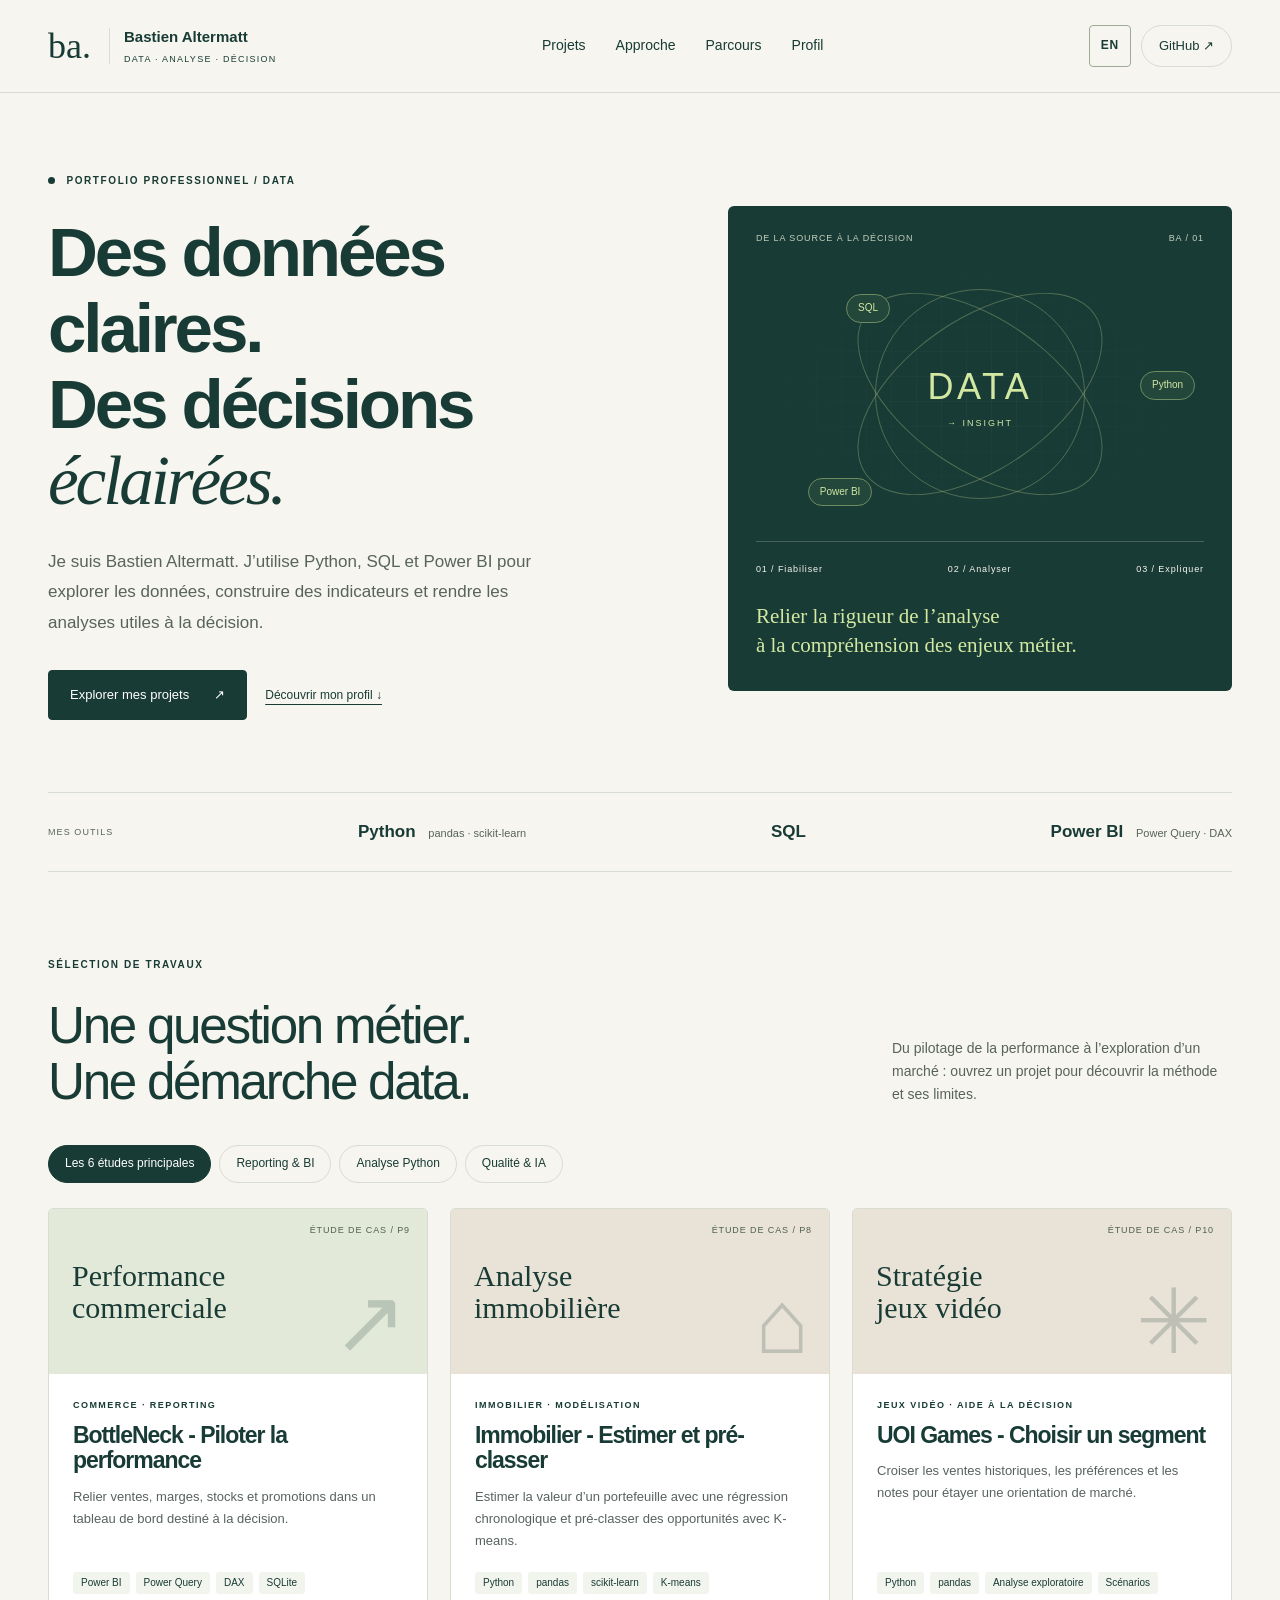
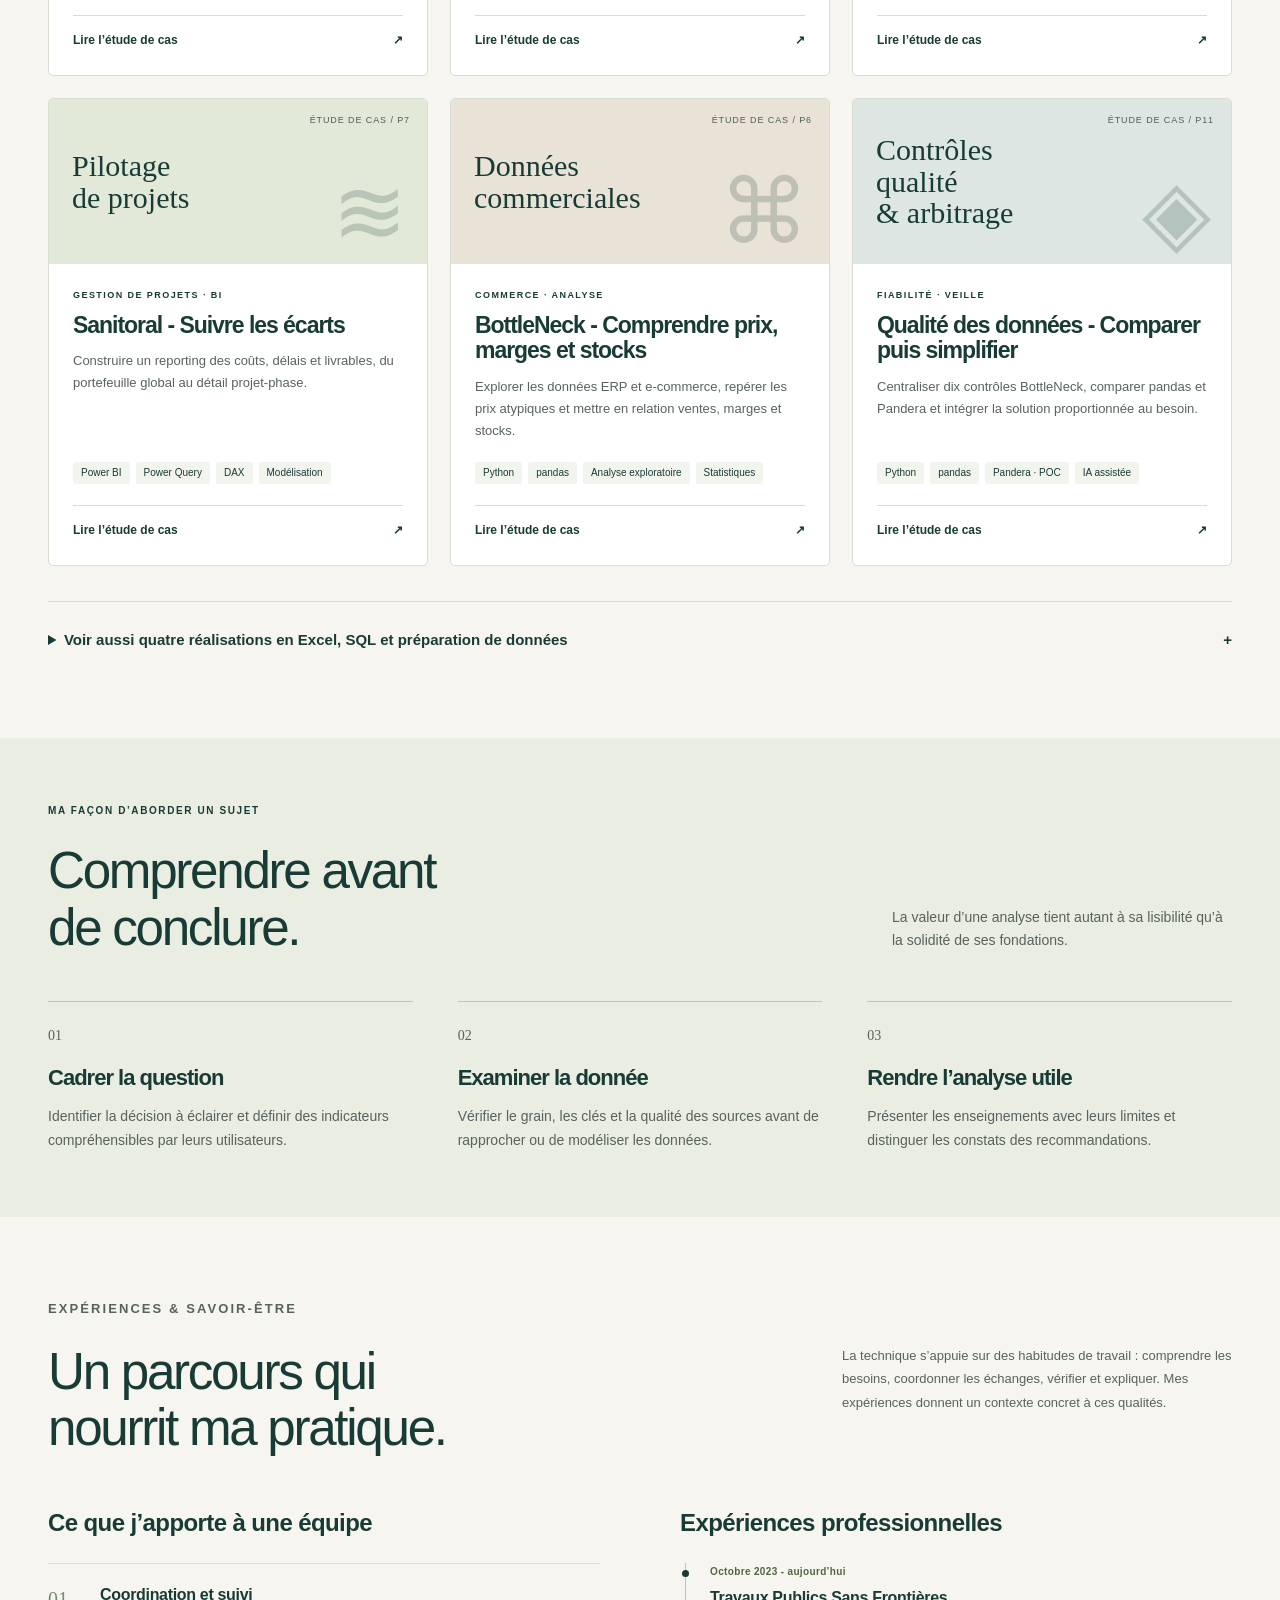
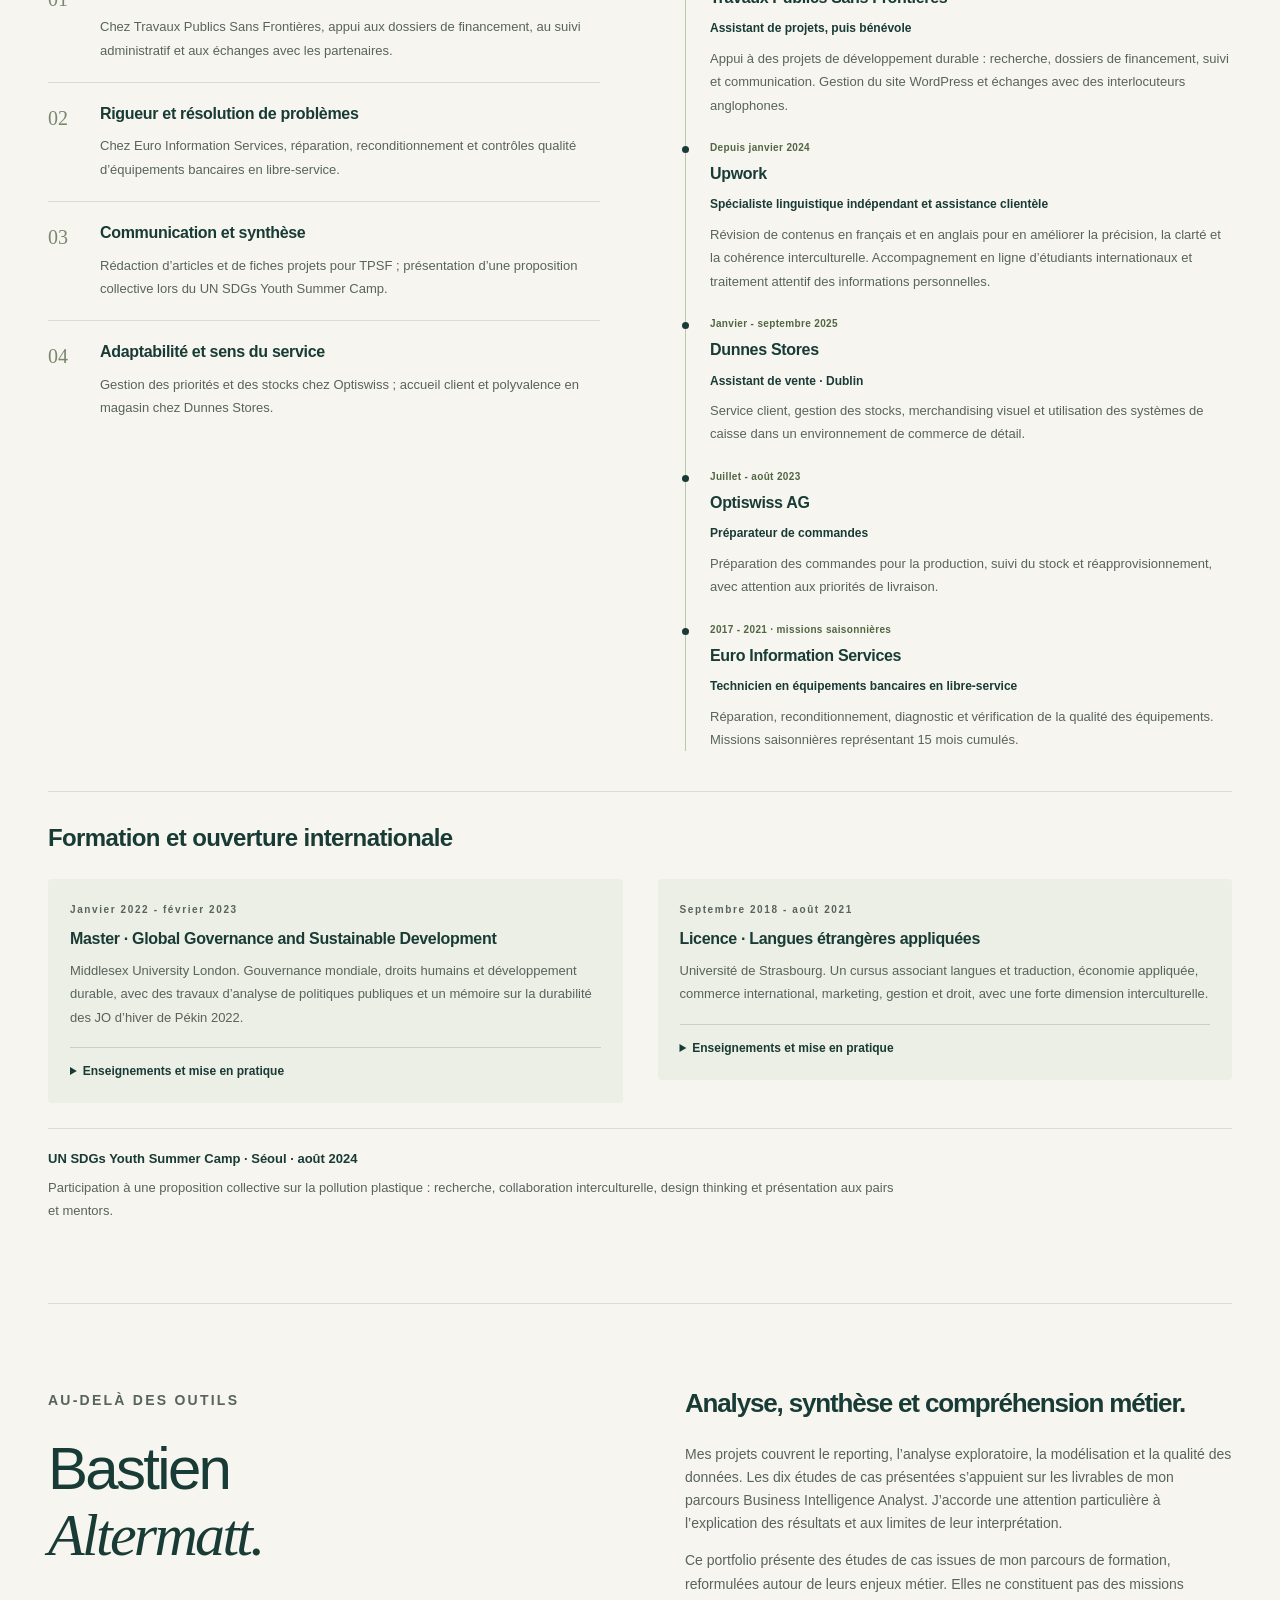
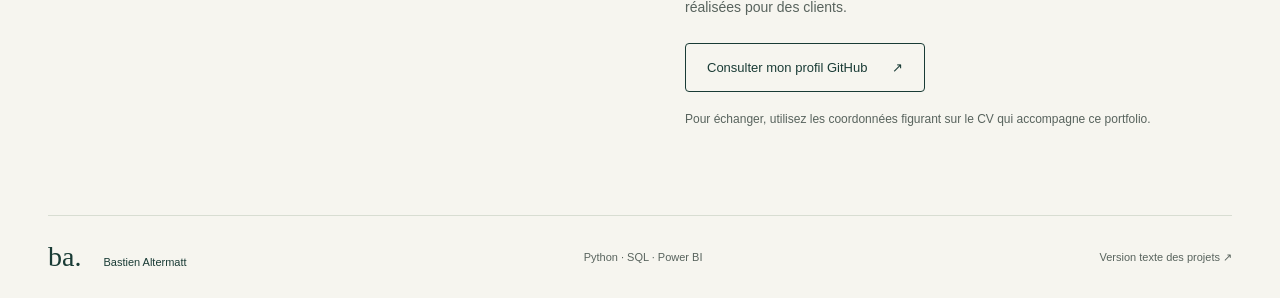
<file: index.html>
<!doctype html>
<html lang="fr"><head><meta charset="utf-8"><meta name="viewport" content="width=device-width, initial-scale=1"><meta name="description" content="Bastien Altermatt - portfolio data : Python, SQL et Power BI. Projets, expériences et compétences pour éclairer les décisions."><meta name="theme-color" content="#183c36"><title>Bastien Altermatt · Data &amp; décision</title><link rel="icon" href="favicon.svg" type="image/svg+xml"><link rel="stylesheet" href="style.css"><link rel="alternate" hreflang="en" href="index-en.html"><script src="content-en.js" defer></script><script src="app.js" defer></script></head>
<body><a class="skip" href="#main">Aller au contenu</a><header><a class="brand" href="#accueil" aria-label="Bastien Altermatt, accueil"><span class="monogram">ba.</span><span>Bastien Altermatt<span class="brand-sub">DATA · ANALYSE · DÉCISION</span></span></a><nav aria-label="Navigation principale"><a href="#projets">Projets</a><a href="#approche">Approche</a><a href="#parcours">Parcours</a><a href="#profil">Profil</a></nav><div class="header-actions"><a class="language-switch" href="index-en.html" lang="en" hreflang="en" aria-label="Read this website in English" data-language-link>EN</a><a class="header-link" href="https://github.com/BastienAltermatt">GitHub ↗</a></div></header>
<main id="main"><section class="hero wrap" id="accueil"><div class="hero-copy"><p class="eyebrow"><span class="dot"></span> PORTFOLIO PROFESSIONNEL / DATA</p><h1>Des données claires.<br>Des décisions<br><em>éclairées.</em></h1><p class="intro">Je suis Bastien Altermatt. J’utilise Python, SQL et Power BI pour explorer les données, construire des indicateurs et rendre les analyses utiles à la décision.</p><a class="button" href="#projets">Explorer mes projets <span>↗</span></a><a class="text-link" href="#profil">Découvrir mon profil ↓</a></div><aside class="hero-panel" aria-label="Mes domaines de travail"><div class="panel-top"><span>DE LA SOURCE À LA DÉCISION</span><span>BA / 01</span></div><div class="data-art" aria-hidden="true"><div class="grid-art"></div><span class="orbit o1"></span><span class="orbit o2"></span><span class="orbit o3"></span><div class="core">DATA<span>→ INSIGHT</span></div><span class="node n1">SQL</span><span class="node n2">Python</span><span class="node n3">Power BI</span></div><div class="panel-bottom"><span>01 / Fiabiliser</span><span>02 / Analyser</span><span>03 / Expliquer</span></div><p>Relier la rigueur de l’analyse<br>à la compréhension des enjeux métier.</p></aside></section>
<div class="stack wrap" aria-label="Compétences"><span>MES OUTILS</span><strong>Python <small>pandas · scikit-learn</small></strong><strong>SQL</strong><strong>Power BI <small>Power Query · DAX</small></strong></div>
<section class="projects wrap" id="projets"><div class="section-heading"><div><p class="eyebrow">SÉLECTION DE TRAVAUX</p><h2>Une question métier.<br>Une démarche data.</h2></div><p>Du pilotage de la performance à l’exploration d’un marché : ouvrez un projet pour découvrir la méthode et ses limites.</p></div><div class="filters" role="group" aria-label="Filtrer les projets"><button aria-pressed="true" data-filter="all">Les 6 études principales</button><button aria-pressed="false" data-filter="bi">Reporting &amp; BI</button><button aria-pressed="false" data-filter="python">Analyse Python</button><button aria-pressed="false" data-filter="quality">Qualité &amp; IA</button></div><p id="filter-status" class="sr-only" role="status"></p><div class="project-grid" id="project-grid"></div><details id="more-projects" class="more-projects"><summary>Voir aussi quatre réalisations en Excel, SQL et préparation de données <span>+</span></summary><p>Des études complémentaires pour explorer d’autres compétences et contextes métier.</p><div class="project-grid" id="complementary-grid"></div></details><noscript><p>Activez JavaScript pour consulter les filtres et les études de cas interactives. Les études complètes sont aussi disponibles en <a href="projets.html">version texte</a>.</p></noscript></section>
<section class="approach" id="approche"><div class="wrap"><p class="eyebrow">MA FAÇON D’ABORDER UN SUJET</p><div class="section-heading"><h2>Comprendre avant<br>de conclure.</h2><p>La valeur d’une analyse tient autant à sa lisibilité qu’à la solidité de ses fondations.</p></div><div class="steps"><article><span>01</span><h3>Cadrer la question</h3><p>Identifier la décision à éclairer et définir des indicateurs compréhensibles par leurs utilisateurs.</p></article><article><span>02</span><h3>Examiner la donnée</h3><p>Vérifier le grain, les clés et la qualité des sources avant de rapprocher ou de modéliser les données.</p></article><article><span>03</span><h3>Rendre l’analyse utile</h3><p>Présenter les enseignements avec leurs limites et distinguer les constats des recommandations.</p></article></div></div></section>
<section class="career wrap" id="parcours" aria-labelledby="career-title"><p class="eyebrow">EXPÉRIENCES &amp; SAVOIR-ÊTRE</p><div class="section-heading"><h2 id="career-title">Un parcours qui<br>nourrit ma pratique.</h2><p>La technique s’appuie sur des habitudes de travail : comprendre les besoins, coordonner les échanges, vérifier et expliquer. Mes expériences donnent un contexte concret à ces qualités.</p></div><div class="career-columns"><div><h3>Ce que j’apporte à une équipe</h3><div class="strengths"><article><span class="strength-number">01</span><div><h4>Coordination et suivi</h4><p>Chez Travaux Publics Sans Frontières, appui aux dossiers de financement, au suivi administratif et aux échanges avec les partenaires.</p></div></article><article><span class="strength-number">02</span><div><h4>Rigueur et résolution de problèmes</h4><p>Chez Euro Information Services, réparation, reconditionnement et contrôles qualité d’équipements bancaires en libre-service.</p></div></article><article><span class="strength-number">03</span><div><h4>Communication et synthèse</h4><p>Rédaction d’articles et de fiches projets pour TPSF ; présentation d’une proposition collective lors du UN SDGs Youth Summer Camp.</p></div></article><article><span class="strength-number">04</span><div><h4>Adaptabilité et sens du service</h4><p>Gestion des priorités et des stocks chez Optiswiss ; accueil client et polyvalence en magasin chez Dunnes Stores.</p></div></article></div></div><div><h3>Expériences professionnelles</h3><div class="experience-list"><article><p class="experience-date">Octobre 2023 - aujourd’hui</p><h4>Travaux Publics Sans Frontières</h4><p class="experience-role">Assistant de projets, puis bénévole</p><p>Appui à des projets de développement durable : recherche, dossiers de financement, suivi et communication. Gestion du site WordPress et échanges avec des interlocuteurs anglophones.</p></article><article><p class="experience-date">Depuis janvier 2024</p><h4>Upwork</h4><p class="experience-role">Spécialiste linguistique indépendant et assistance clientèle</p><p>Révision de contenus en français et en anglais pour en améliorer la précision, la clarté et la cohérence interculturelle. Accompagnement en ligne d’étudiants internationaux et traitement attentif des informations personnelles.</p></article><article><p class="experience-date">Janvier - septembre 2025</p><h4>Dunnes Stores</h4><p class="experience-role">Assistant de vente · Dublin</p><p>Service client, gestion des stocks, merchandising visuel et utilisation des systèmes de caisse dans un environnement de commerce de détail.</p></article><article><p class="experience-date">Juillet - août 2023</p><h4>Optiswiss AG</h4><p class="experience-role">Préparateur de commandes</p><p>Préparation des commandes pour la production, suivi du stock et réapprovisionnement, avec attention aux priorités de livraison.</p></article><article><p class="experience-date">2017 - 2021 · missions saisonnières</p><h4>Euro Information Services</h4><p class="experience-role">Technicien en équipements bancaires en libre-service</p><p>Réparation, reconditionnement, diagnostic et vérification de la qualité des équipements. Missions saisonnières représentant 15 mois cumulés.</p></article></div></div></div><div class="education"><h3>Formation et ouverture internationale</h3><div class="education-grid"><article><p class="eyebrow">Janvier 2022 - février 2023</p><h4>Master · Global Governance and Sustainable Development</h4><p>Middlesex University London. Gouvernance mondiale, droits humains et développement durable, avec des travaux d’analyse de politiques publiques et un mémoire sur la durabilité des JO d’hiver de Pékin 2022.</p><details class="course-details"><summary>Enseignements et mise en pratique</summary><ul><li>Business and Human Rights : responsabilité des entreprises et cadres internationaux de protection des droits humains. Analyse de cas historiques et contemporains, notamment sur les droits des travailleurs et les chaînes d’approvisionnement.</li><li>Research and Practice Skills : lecture critique d’un article sur la gouvernance de la biodiversité forestière, évaluation des méthodes et des limites des sources. Construction d’une problématique, d’un projet de recherche et d’un cadre éthique.</li><li>The Politics of Globalisation : essai sur les liens entre Internet, surveillance et démocratie, avec une réflexion sur la collecte de données, la vie privée et la circulation de l’information.</li><li>Global Governance for Sustainable Development : travail préparatoire sur le plan français d’adaptation au changement climatique, puis analyse du cadre européen de mobilité urbaine. Examen des objectifs, des parties prenantes, des critères d’évaluation et des liens avec les ODD.</li><li>Global Security : analyse critique de la sécurité humaine et de ses limites ; essai sur les perspectives de désarmement et les obstacles à un monde sans armes de destruction massive.</li><li>Sustainable Development and Human Rights : critique du concept de développement durable et de l’ODD 1 sur la pauvreté. Comparaison des objectifs affichés, des définitions et des mesures monétaires et multidimensionnelles de la pauvreté.</li></ul><h5>Mémoire · JO d’hiver de Pékin 2022 et durabilité</h5><p>Étude des impacts environnementaux, des engagements de l’Agenda olympique 2020 et de la viabilité future des Jeux d’hiver face au changement climatique. Revue de littérature et analyse de contenu de sources publiques : articles scientifiques, rapports du comité d’organisation et documents institutionnels. Confrontation des sources et discussion des limites de la recherche documentaire.</p><h5>Compétences mises en pratique</h5><p>Recherche documentaire, évaluation de la crédibilité des sources, analyse de politiques et d’indicateurs, comparaison d’arguments et rédaction structurée en anglais. Une pratique de la synthèse et de l’esprit critique qui nourrit ma façon de cadrer et d’expliquer une analyse.</p></details></article><article><p class="eyebrow">Septembre 2018 - août 2021</p><h4>Licence · Langues étrangères appliquées</h4><p>Université de Strasbourg. Un cursus associant langues et traduction, économie appliquée, commerce international, marketing, gestion et droit, avec une forte dimension interculturelle.</p><details class="course-details"><summary>Enseignements et mise en pratique</summary><ul><li>Langues et traduction : français, anglais et japonais, expression écrite et orale, traduction et argumentation.</li><li>Économie appliquée : microéconomie et macroéconomie, analyse de problématiques économiques et internationales.</li><li>Commerce international, marketing international et gestion d’entreprise : compréhension des marchés et du fonctionnement des organisations.</li><li>Droit public et privé, cadres juridiques et institutions européennes.</li><li>Communication, civilisations et relations interculturelles : synthèse, exposés, débats et travaux de groupe.</li><li>Outils numériques : bureautique, traitement, production et diffusion de l’information.</li></ul><h5>Échange Tohoku University · JYPE · 2020 - 2021, à distance</h5><p>Cours de communication interculturelle, pratiques des affaires au Japon et culture japonaise. Volet technique comprenant la programmation fonctionnelle, la théorie des algorithmes et les réseaux de communication ; travaux de recherche sur la vérification et la transformation de programmes avec l’assistant de preuve Coq.</p></details></article></div><p class="international"><strong>UN SDGs Youth Summer Camp · Séoul · août 2024</strong><span>Participation à une proposition collective sur la pollution plastique : recherche, collaboration interculturelle, design thinking et présentation aux pairs et mentors.</span></p></div></section>
<section class="profile wrap" id="profil"><div><p class="eyebrow">AU-DELÀ DES OUTILS</p><h2>Bastien<br><em>Altermatt.</em></h2></div><div><h3>Analyse, synthèse et compréhension métier.</h3><p>Mes projets couvrent le reporting, l’analyse exploratoire, la modélisation et la qualité des données. Les dix études de cas présentées s’appuient sur les livrables de mon parcours Business Intelligence Analyst. J’accorde une attention particulière à l’explication des résultats et aux limites de leur interprétation.</p><p>Ce portfolio présente des études de cas issues de mon parcours de formation, reformulées autour de leurs enjeux métier. Elles ne constituent pas des missions réalisées pour des clients.</p><a class="button light" href="https://github.com/BastienAltermatt">Consulter mon profil GitHub <span>↗</span></a><p class="small-note">Pour échanger, utilisez les coordonnées figurant sur le CV qui accompagne ce portfolio.</p></div></section></main>
<footer class="wrap"><a href="#accueil">ba. <span>Bastien Altermatt</span></a><span>Python · SQL · Power BI</span><a href="projets.html">Version texte des projets ↗</a></footer>
<dialog id="case-dialog" aria-labelledby="case-title"><div class="dialog-toolbar"><span>ÉTUDE DE CAS</span><div class="dialog-actions"><a class="language-switch" href="index-en.html" lang="en" hreflang="en" aria-label="Read this website in English" data-language-link>EN</a><button id="close-dialog" aria-label="Fermer l’étude de cas">Fermer ×</button></div></div><div id="case-content"></div></dialog></body></html>
</file>
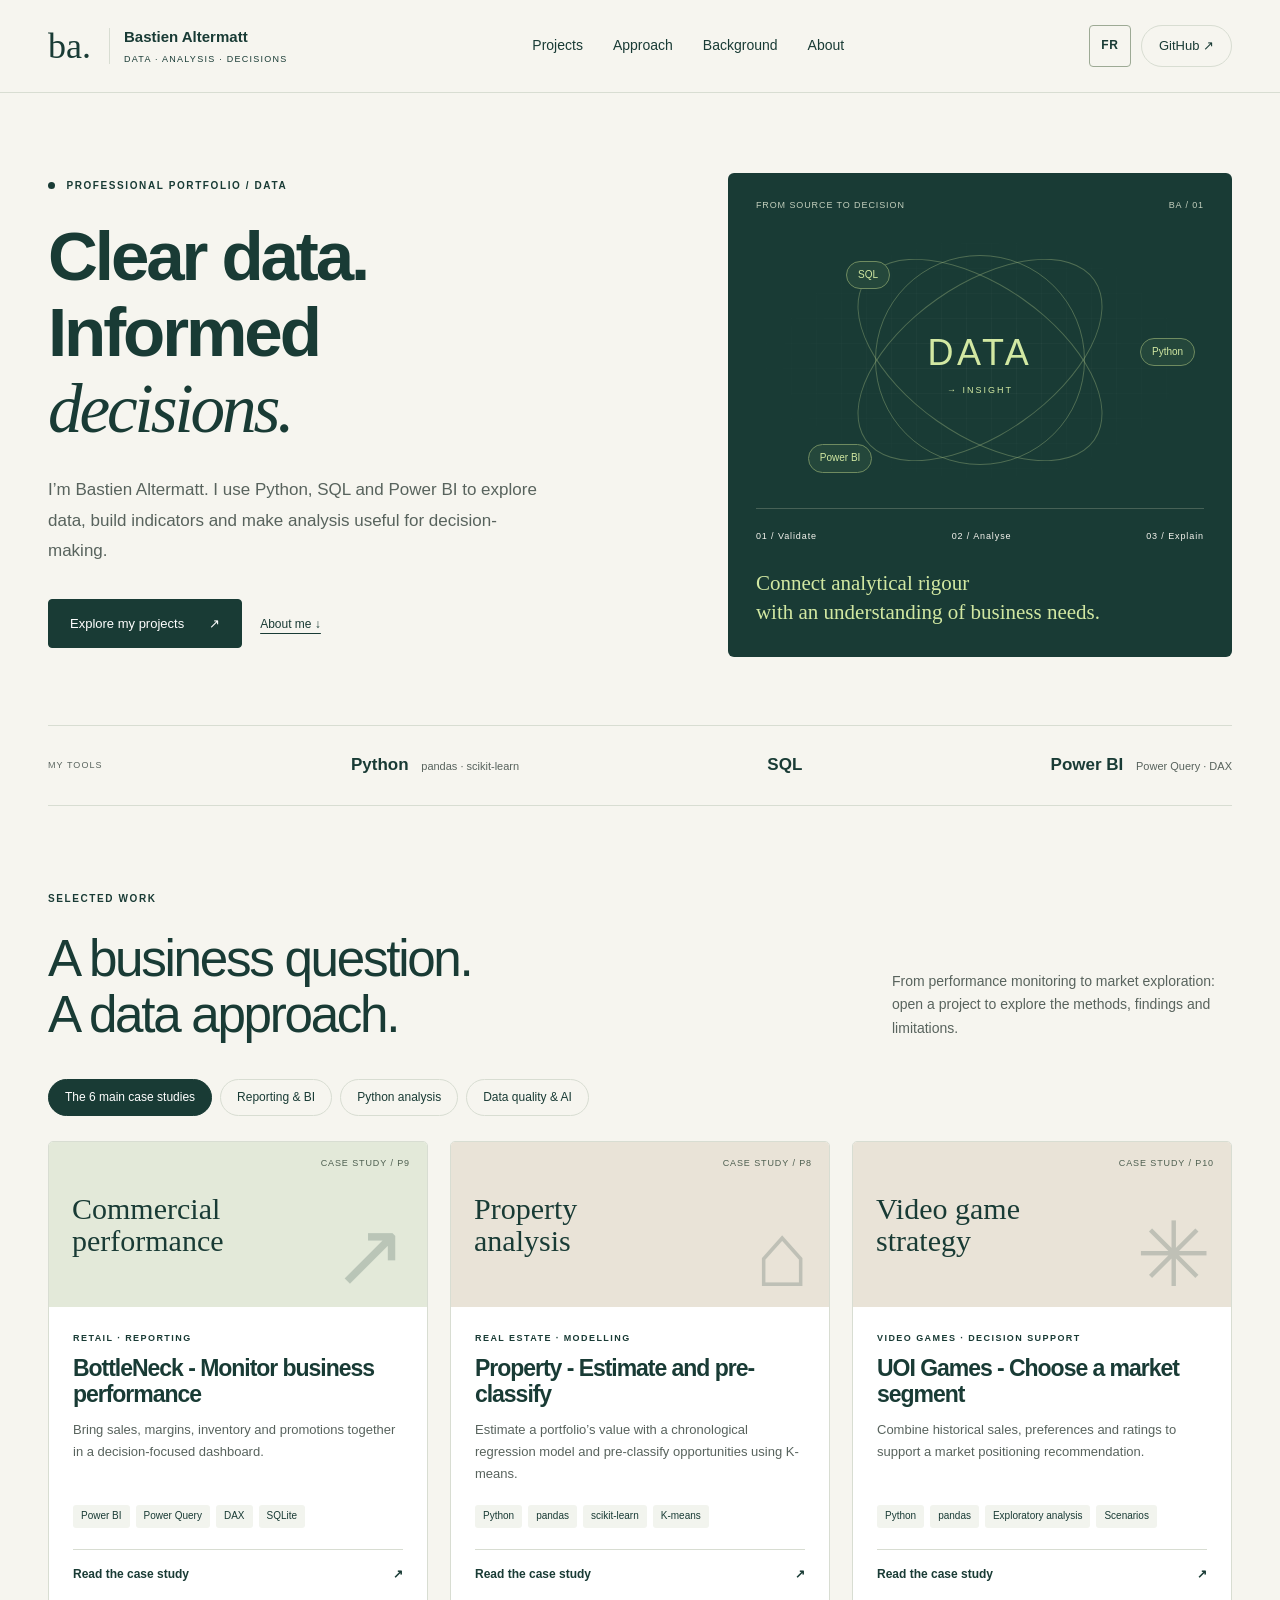
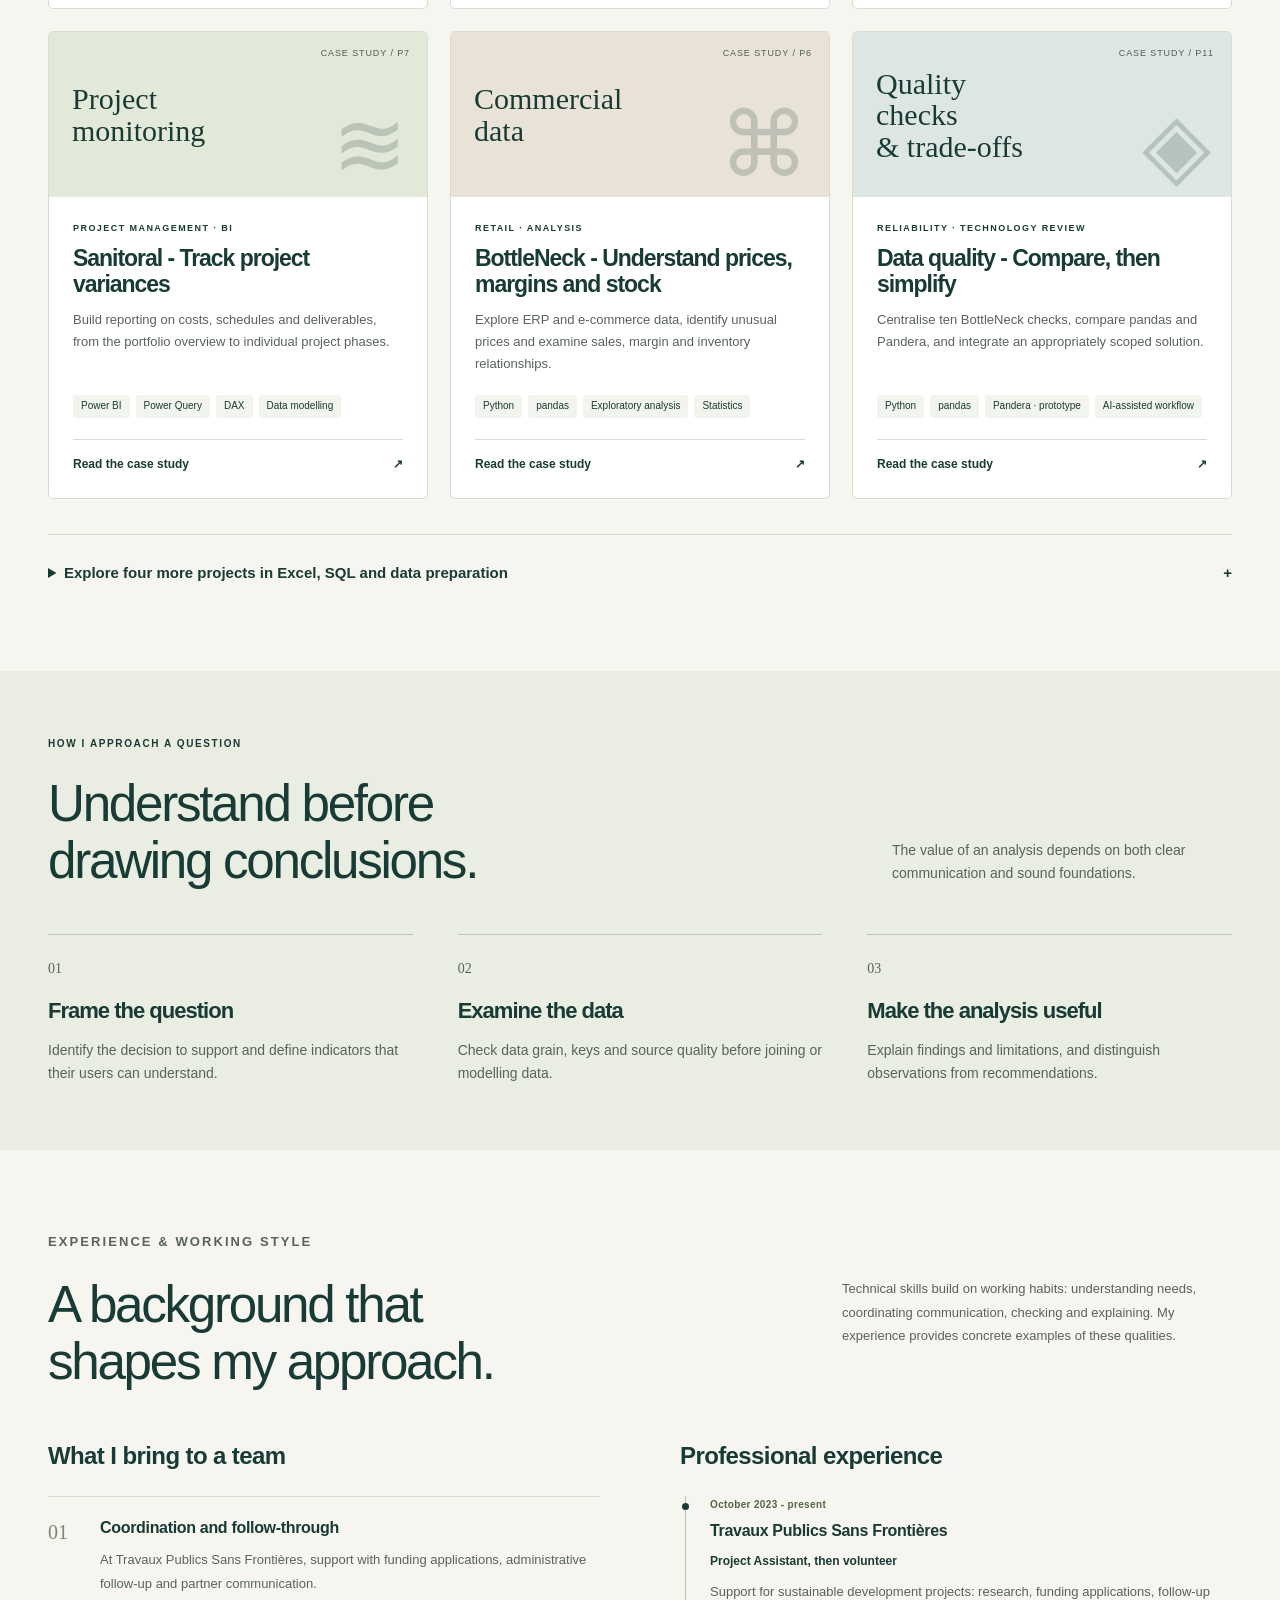
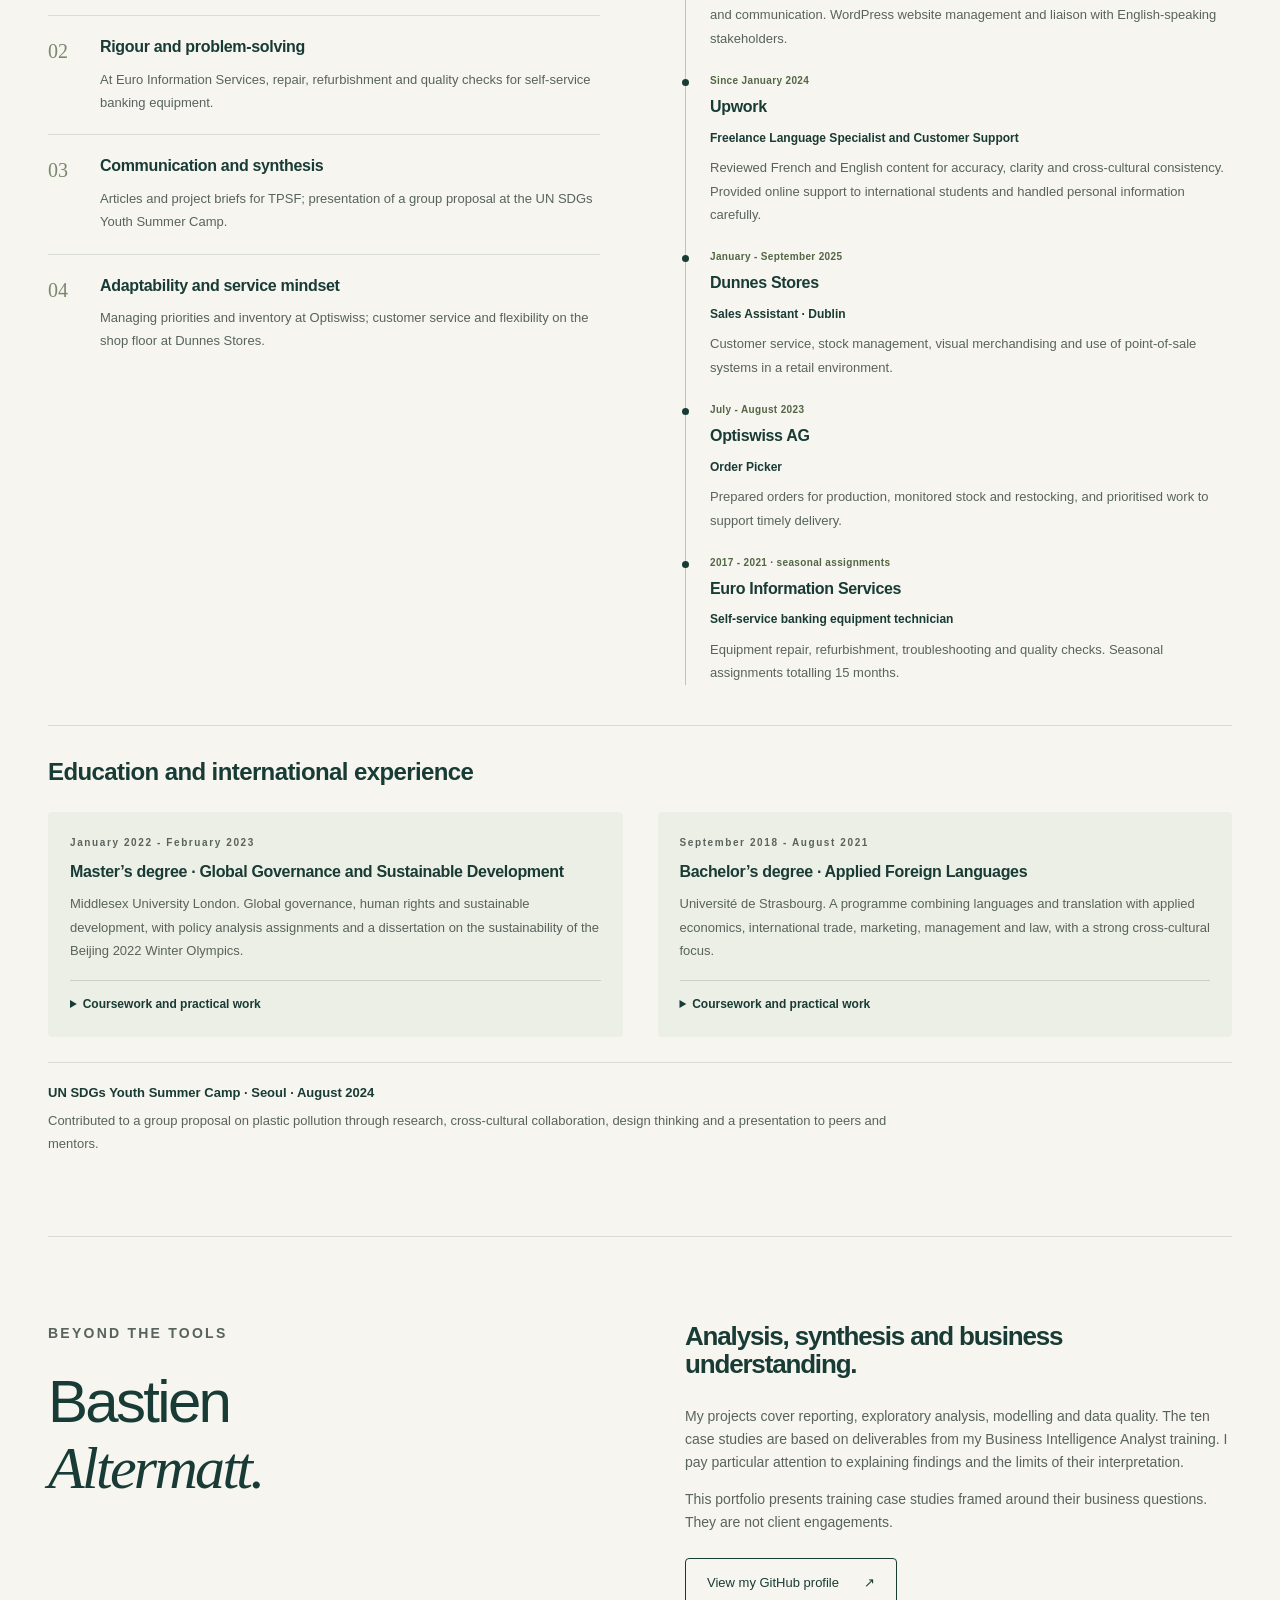
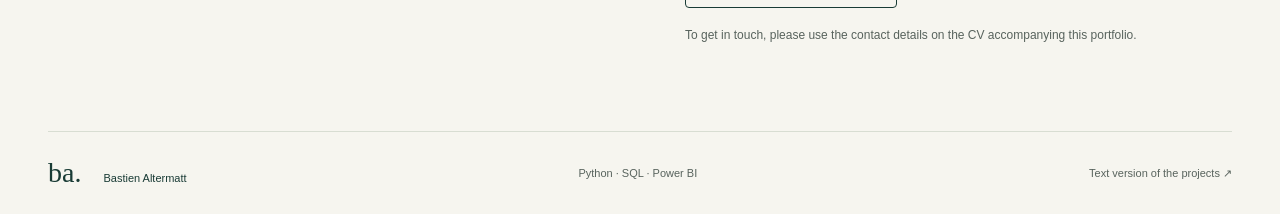
<file: index-en.html>
<!doctype html>
<html lang="en"><head><meta charset="utf-8"><meta name="viewport" content="width=device-width, initial-scale=1"><meta name="description" content="Bastien Altermatt - data portfolio: Python, SQL and Power BI. Projects, professional experience and skills for better-informed decisions."><meta name="theme-color" content="#183c36"><title>Bastien Altermatt · Data &amp; decisions</title><link rel="icon" href="favicon.svg" type="image/svg+xml"><link rel="stylesheet" href="style.css"><link rel="alternate" hreflang="fr" href="index.html"><script src="content-en.js" defer></script><script src="app.js" defer></script></head>
<body><a class="skip" href="#main">Skip to content</a><header><a class="brand" href="#accueil" aria-label="Bastien Altermatt, home"><span class="monogram">ba.</span><span>Bastien Altermatt<span class="brand-sub">DATA · ANALYSIS · DECISIONS</span></span></a><nav aria-label="Main navigation"><a href="#projets">Projects</a><a href="#approche">Approach</a><a href="#parcours">Background</a><a href="#profil">About</a></nav><div class="header-actions"><a class="language-switch" href="index.html" lang="fr" hreflang="fr" aria-label="Lire ce site en français" data-language-link>FR</a><a class="header-link" href="https://github.com/BastienAltermatt">GitHub ↗</a></div></header>
<main id="main"><section class="hero wrap" id="accueil"><div class="hero-copy"><p class="eyebrow"><span class="dot"></span> PROFESSIONAL PORTFOLIO / DATA</p><h1>Clear data.<br>Informed<br><em>decisions.</em></h1><p class="intro">I’m Bastien Altermatt. I use Python, SQL and Power BI to explore data, build indicators and make analysis useful for decision-making.</p><a class="button" href="#projets">Explore my projects <span>↗</span></a><a class="text-link" href="#profil">About me ↓</a></div><aside class="hero-panel" aria-label="My areas of work"><div class="panel-top"><span>FROM SOURCE TO DECISION</span><span>BA / 01</span></div><div class="data-art" aria-hidden="true"><div class="grid-art"></div><span class="orbit o1"></span><span class="orbit o2"></span><span class="orbit o3"></span><div class="core">DATA<span>→ INSIGHT</span></div><span class="node n1">SQL</span><span class="node n2">Python</span><span class="node n3">Power BI</span></div><div class="panel-bottom"><span>01 / Validate</span><span>02 / Analyse</span><span>03 / Explain</span></div><p>Connect analytical rigour<br>with an understanding of business needs.</p></aside></section>
<div class="stack wrap" aria-label="Technical skills"><span>MY TOOLS</span><strong>Python <small>pandas · scikit-learn</small></strong><strong>SQL</strong><strong>Power BI <small>Power Query · DAX</small></strong></div>
<section class="projects wrap" id="projets"><div class="section-heading"><div><p class="eyebrow">SELECTED WORK</p><h2>A business question.<br>A data approach.</h2></div><p>From performance monitoring to market exploration: open a project to explore the methods, findings and limitations.</p></div><div class="filters" role="group" aria-label="Filter projects"><button aria-pressed="true" data-filter="all">The 6 main case studies</button><button aria-pressed="false" data-filter="bi">Reporting &amp; BI</button><button aria-pressed="false" data-filter="python">Python analysis</button><button aria-pressed="false" data-filter="quality">Data quality &amp; AI</button></div><p id="filter-status" class="sr-only" role="status"></p><div class="project-grid" id="project-grid"></div><details id="more-projects" class="more-projects"><summary>Explore four more projects in Excel, SQL and data preparation <span>+</span></summary><p>Additional case studies covering other skills and business contexts.</p><div class="project-grid" id="complementary-grid"></div></details><noscript><p>Enable JavaScript to use the filters and interactive case studies. The complete studies are also available in a <a href="projects.html">text version</a>.</p></noscript></section>
<section class="approach" id="approche"><div class="wrap"><p class="eyebrow">HOW I APPROACH A QUESTION</p><div class="section-heading"><h2>Understand before<br>drawing conclusions.</h2><p>The value of an analysis depends on both clear communication and sound foundations.</p></div><div class="steps"><article><span>01</span><h3>Frame the question</h3><p>Identify the decision to support and define indicators that their users can understand.</p></article><article><span>02</span><h3>Examine the data</h3><p>Check data grain, keys and source quality before joining or modelling data.</p></article><article><span>03</span><h3>Make the analysis useful</h3><p>Explain findings and limitations, and distinguish observations from recommendations.</p></article></div></div></section>
<section class="career wrap" id="parcours" aria-labelledby="career-title"><p class="eyebrow">EXPERIENCE &amp; WORKING STYLE</p><div class="section-heading"><h2 id="career-title">A background that<br>shapes my approach.</h2><p>Technical skills build on working habits: understanding needs, coordinating communication, checking and explaining. My experience provides concrete examples of these qualities.</p></div><div class="career-columns"><div><h3>What I bring to a team</h3><div class="strengths"><article><span class="strength-number">01</span><div><h4>Coordination and follow-through</h4><p>At Travaux Publics Sans Frontières, support with funding applications, administrative follow-up and partner communication.</p></div></article><article><span class="strength-number">02</span><div><h4>Rigour and problem-solving</h4><p>At Euro Information Services, repair, refurbishment and quality checks for self-service banking equipment.</p></div></article><article><span class="strength-number">03</span><div><h4>Communication and synthesis</h4><p>Articles and project briefs for TPSF; presentation of a group proposal at the UN SDGs Youth Summer Camp.</p></div></article><article><span class="strength-number">04</span><div><h4>Adaptability and service mindset</h4><p>Managing priorities and inventory at Optiswiss; customer service and flexibility on the shop floor at Dunnes Stores.</p></div></article></div></div><div><h3>Professional experience</h3><div class="experience-list"><article><p class="experience-date">October 2023 - present</p><h4>Travaux Publics Sans Frontières</h4><p class="experience-role">Project Assistant, then volunteer</p><p>Support for sustainable development projects: research, funding applications, follow-up and communication. WordPress website management and liaison with English-speaking stakeholders.</p></article><article><p class="experience-date">Since January 2024</p><h4>Upwork</h4><p class="experience-role">Freelance Language Specialist and Customer Support</p><p>Reviewed French and English content for accuracy, clarity and cross-cultural consistency. Provided online support to international students and handled personal information carefully.</p></article><article><p class="experience-date">January - September 2025</p><h4>Dunnes Stores</h4><p class="experience-role">Sales Assistant · Dublin</p><p>Customer service, stock management, visual merchandising and use of point-of-sale systems in a retail environment.</p></article><article><p class="experience-date">July - August 2023</p><h4>Optiswiss AG</h4><p class="experience-role">Order Picker</p><p>Prepared orders for production, monitored stock and restocking, and prioritised work to support timely delivery.</p></article><article><p class="experience-date">2017 - 2021 · seasonal assignments</p><h4>Euro Information Services</h4><p class="experience-role">Self-service banking equipment technician</p><p>Equipment repair, refurbishment, troubleshooting and quality checks. Seasonal assignments totalling 15 months.</p></article></div></div></div><div class="education"><h3>Education and international experience</h3><div class="education-grid"><article><p class="eyebrow">January 2022 - February 2023</p><h4>Master’s degree · Global Governance and Sustainable Development</h4><p>Middlesex University London. Global governance, human rights and sustainable development, with policy analysis assignments and a dissertation on the sustainability of the Beijing 2022 Winter Olympics.</p><details class="course-details"><summary>Coursework and practical work</summary><ul><li>Business and Human Rights: corporate responsibility and international human rights frameworks. Historical and contemporary case analysis, including labour rights and supply chains.</li><li>Research and Practice Skills: critical review of an article on forest biodiversity governance, assessing methods and source limitations. Development of research questions, a research proposal and an ethics framework.</li><li>The Politics of Globalisation: an essay on the links between Internet use, surveillance and democracy, examining data collection, privacy and the flow of information.</li><li>Global Governance for Sustainable Development: a formative assignment on France’s climate adaptation plan, followed by an analysis of the EU urban mobility framework. Examination of objectives, stakeholders, evaluation criteria and links to the SDGs.</li><li>Global Security: critical analysis of human security and its limitations; an essay on disarmament prospects and barriers to a world without weapons of mass destruction.</li><li>Sustainable Development and Human Rights: critique of sustainable development and SDG 1 on poverty. Comparison of stated objectives, definitions, and monetary and multidimensional measures of poverty.</li></ul><h5>Dissertation · Beijing 2022 Winter Olympics and sustainability</h5><p>Examined environmental impacts, Olympic Agenda 2020 commitments and the future viability of the Winter Games under climate change. Combined a literature review with content analysis of public sources: academic articles, organising committee reports and institutional documents. Compared sources and discussed the limitations of desk research.</p><h5>Skills put into practice</h5><p>Desk research, source credibility assessment, policy and indicator analysis, comparison of arguments and structured writing in English. This experience of synthesis and critical thinking informs how I frame and explain an analysis.</p></details></article><article><p class="eyebrow">September 2018 - August 2021</p><h4>Bachelor’s degree · Applied Foreign Languages</h4><p>Université de Strasbourg. A programme combining languages and translation with applied economics, international trade, marketing, management and law, with a strong cross-cultural focus.</p><details class="course-details"><summary>Coursework and practical work</summary><ul><li>Languages and translation: French, English and Japanese, written and spoken communication, translation and argumentation.</li><li>Applied economics: microeconomics, macroeconomics, and analysis of economic and international issues.</li><li>International trade, international marketing and business management: understanding markets and organisations.</li><li>Public and private law, legal frameworks and European institutions.</li><li>Communication, cultural studies and cross-cultural relations: synthesis, presentations, debates and group work.</li><li>Digital tools: office applications and information processing, production and dissemination.</li></ul><h5>Tohoku University exchange · JYPE · 2020 - 2021, remote</h5><p>Courses in cross-cultural communication, Japanese business practices and Japanese culture. Technical coursework included functional programming, algorithm theory and communication networks, alongside research on program verification and transformation using the Coq proof assistant.</p></details></article></div><p class="international"><strong>UN SDGs Youth Summer Camp · Seoul · August 2024</strong><span>Contributed to a group proposal on plastic pollution through research, cross-cultural collaboration, design thinking and a presentation to peers and mentors.</span></p></div></section>
<section class="profile wrap" id="profil"><div><p class="eyebrow">BEYOND THE TOOLS</p><h2>Bastien<br><em>Altermatt.</em></h2></div><div><h3>Analysis, synthesis and business understanding.</h3><p>My projects cover reporting, exploratory analysis, modelling and data quality. The ten case studies are based on deliverables from my Business Intelligence Analyst training. I pay particular attention to explaining findings and the limits of their interpretation.</p><p>This portfolio presents training case studies framed around their business questions. They are not client engagements.</p><a class="button light" href="https://github.com/BastienAltermatt">View my GitHub profile <span>↗</span></a><p class="small-note">To get in touch, please use the contact details on the CV accompanying this portfolio.</p></div></section></main>
<footer class="wrap"><a href="#accueil">ba. <span>Bastien Altermatt</span></a><span>Python · SQL · Power BI</span><a href="projects.html">Text version of the projects ↗</a></footer>
<dialog id="case-dialog" aria-labelledby="case-title"><div class="dialog-toolbar"><span>CASE STUDY</span><div class="dialog-actions"><a class="language-switch" href="index.html" lang="fr" hreflang="fr" aria-label="Lire ce site en français" data-language-link>FR</a><button id="close-dialog" aria-label="Close the case study">Close ×</button></div></div><div id="case-content"></div></dialog></body></html>
</file>
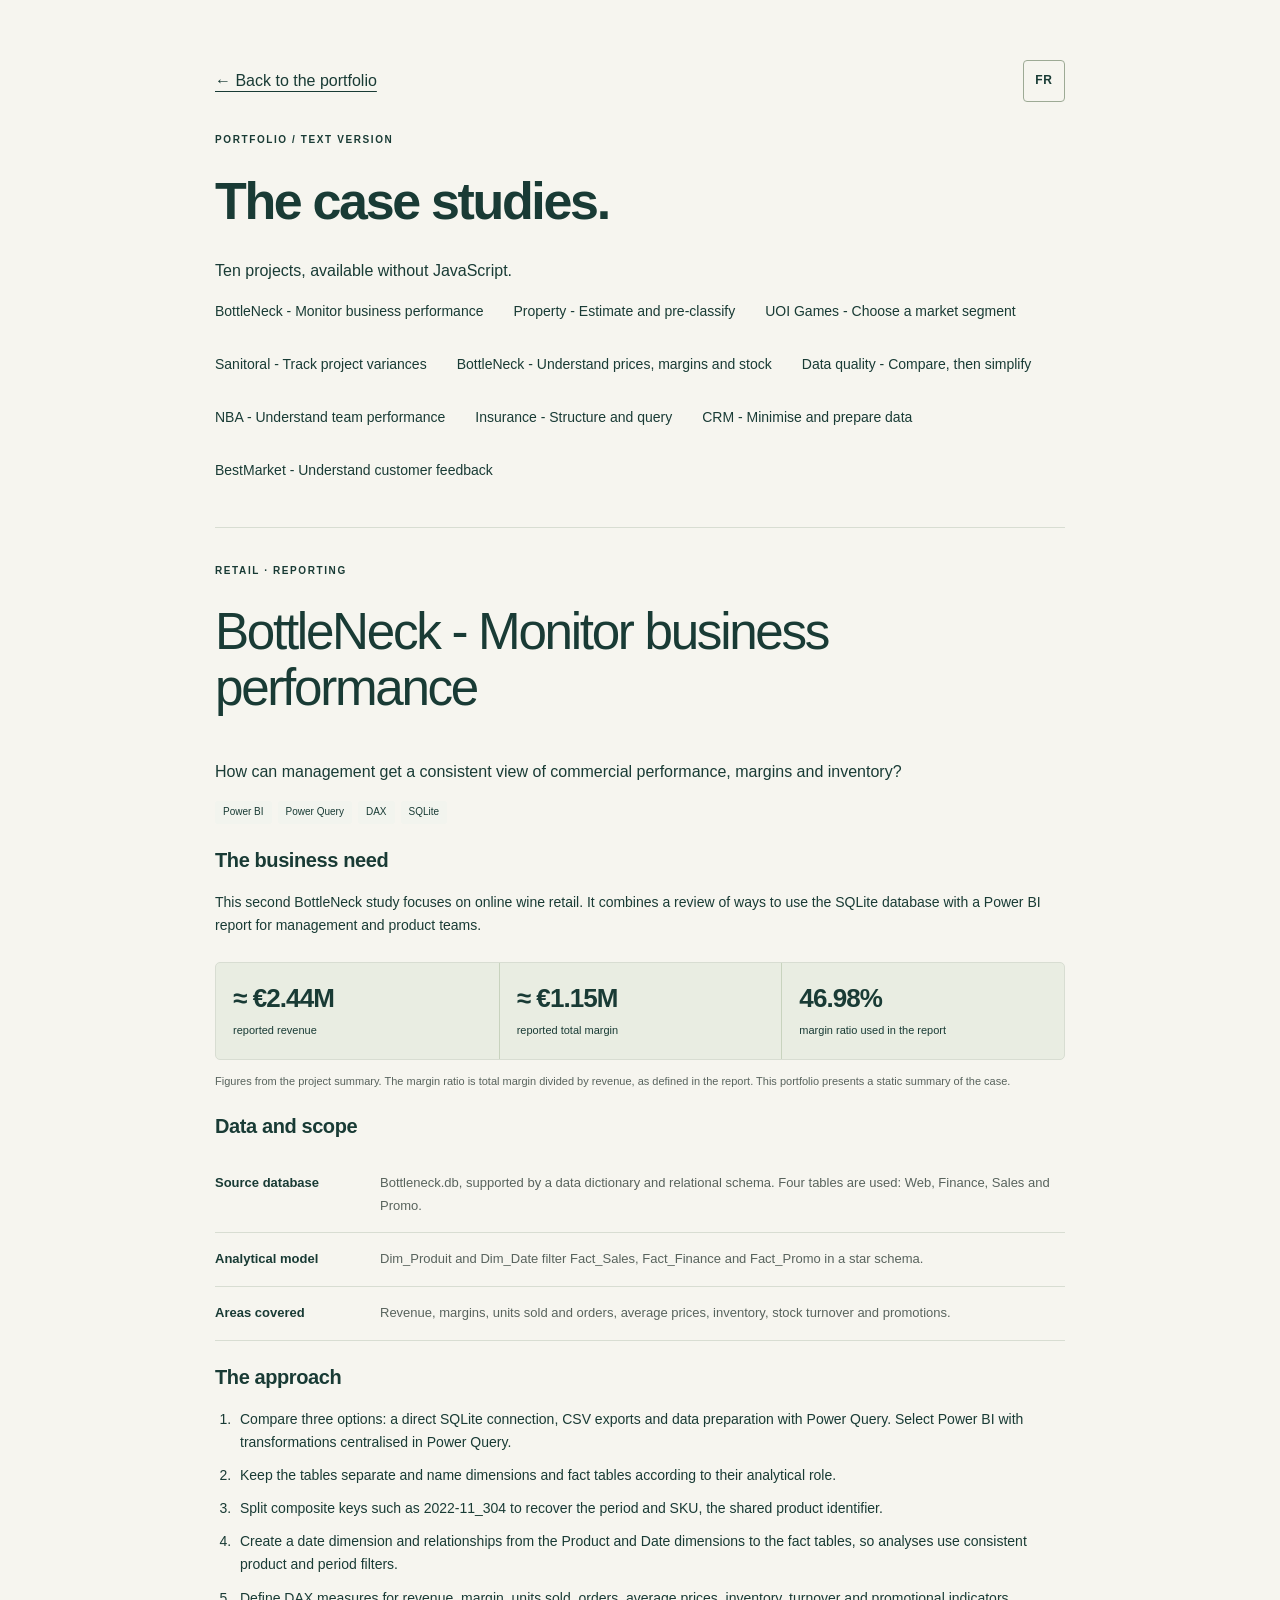
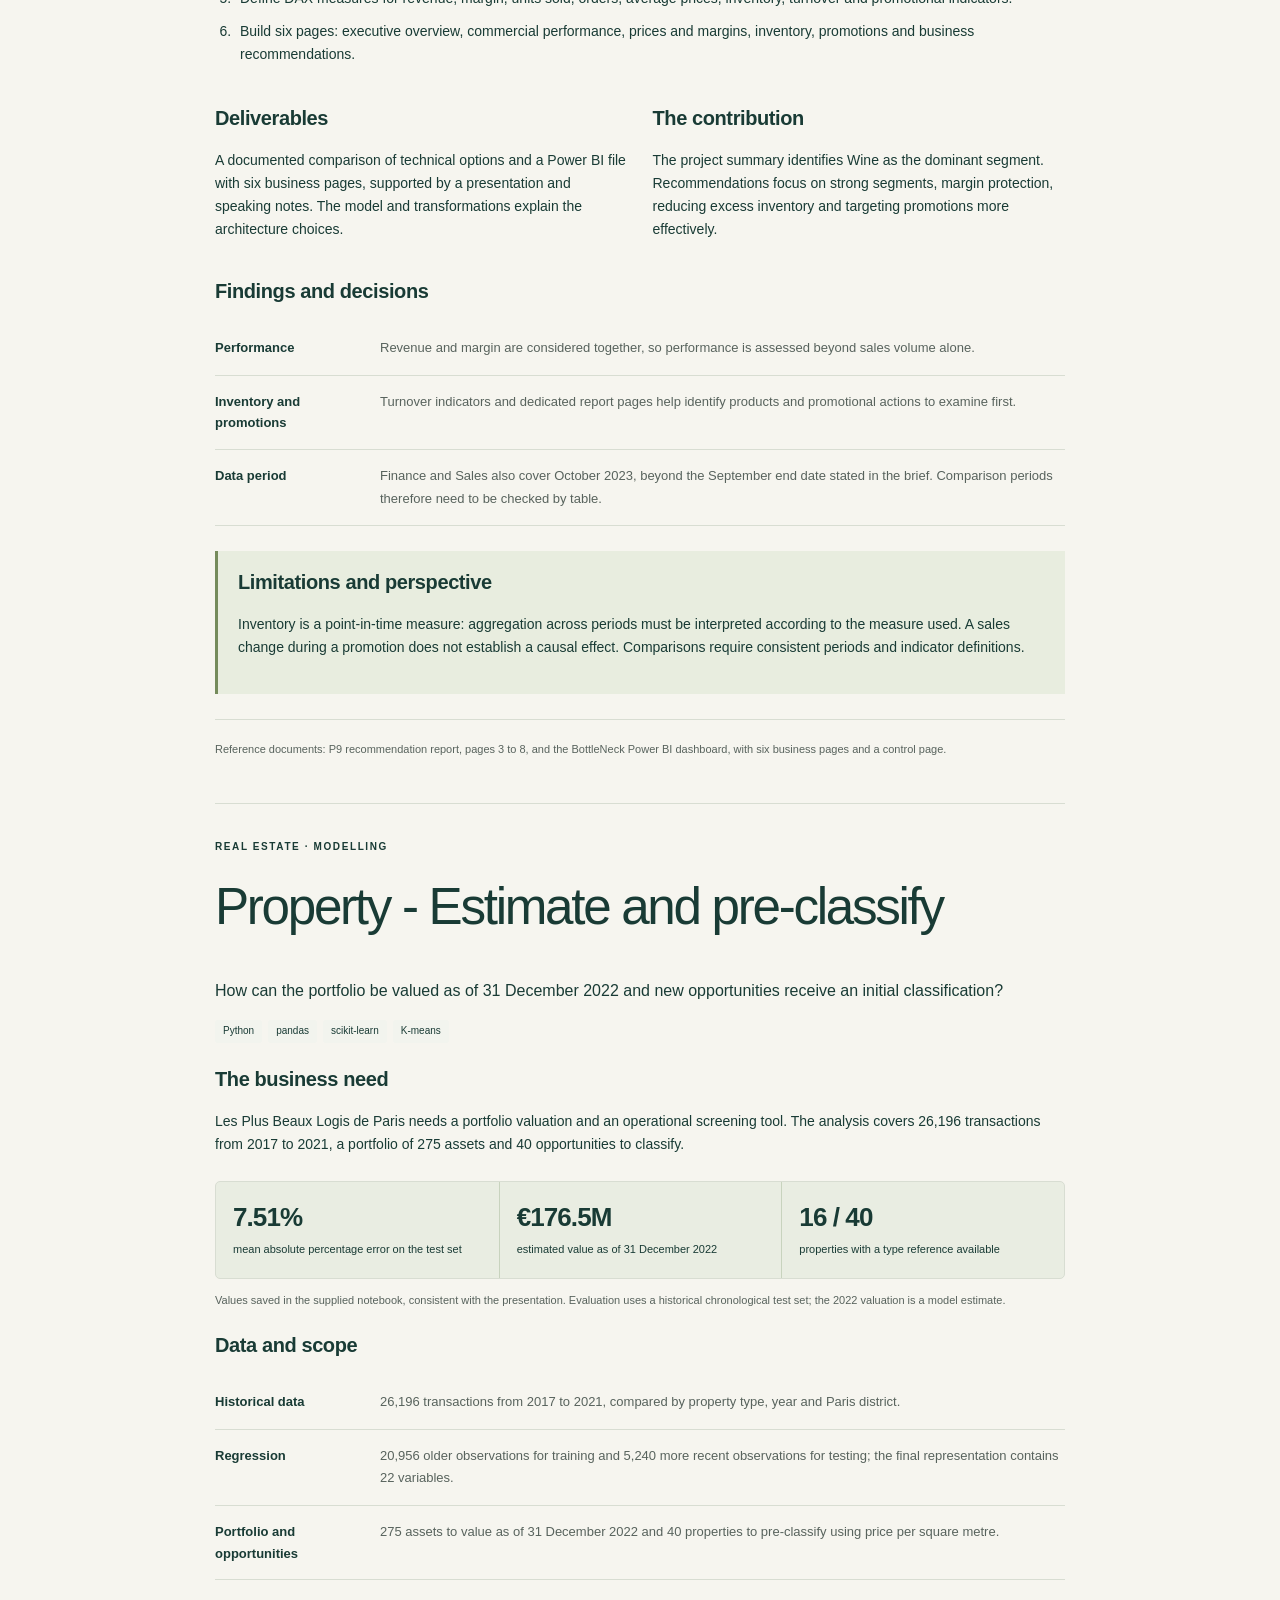
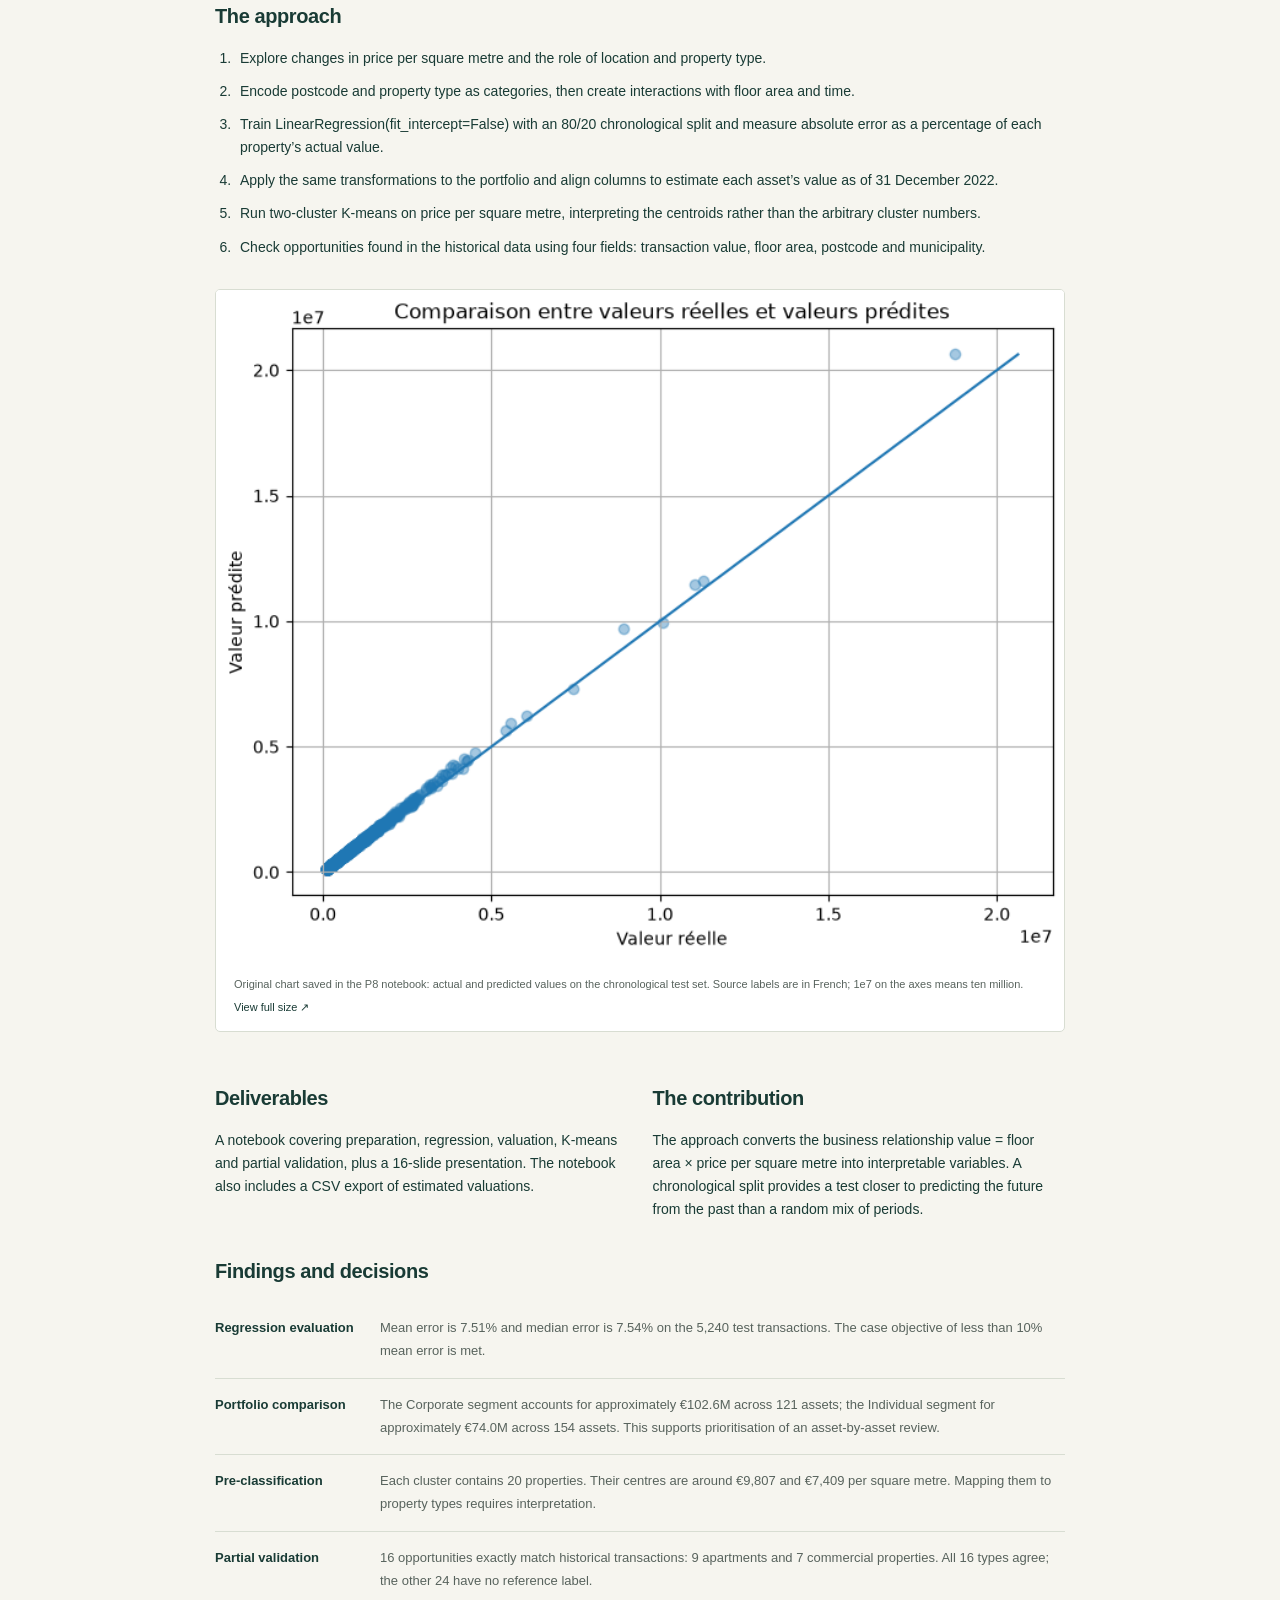
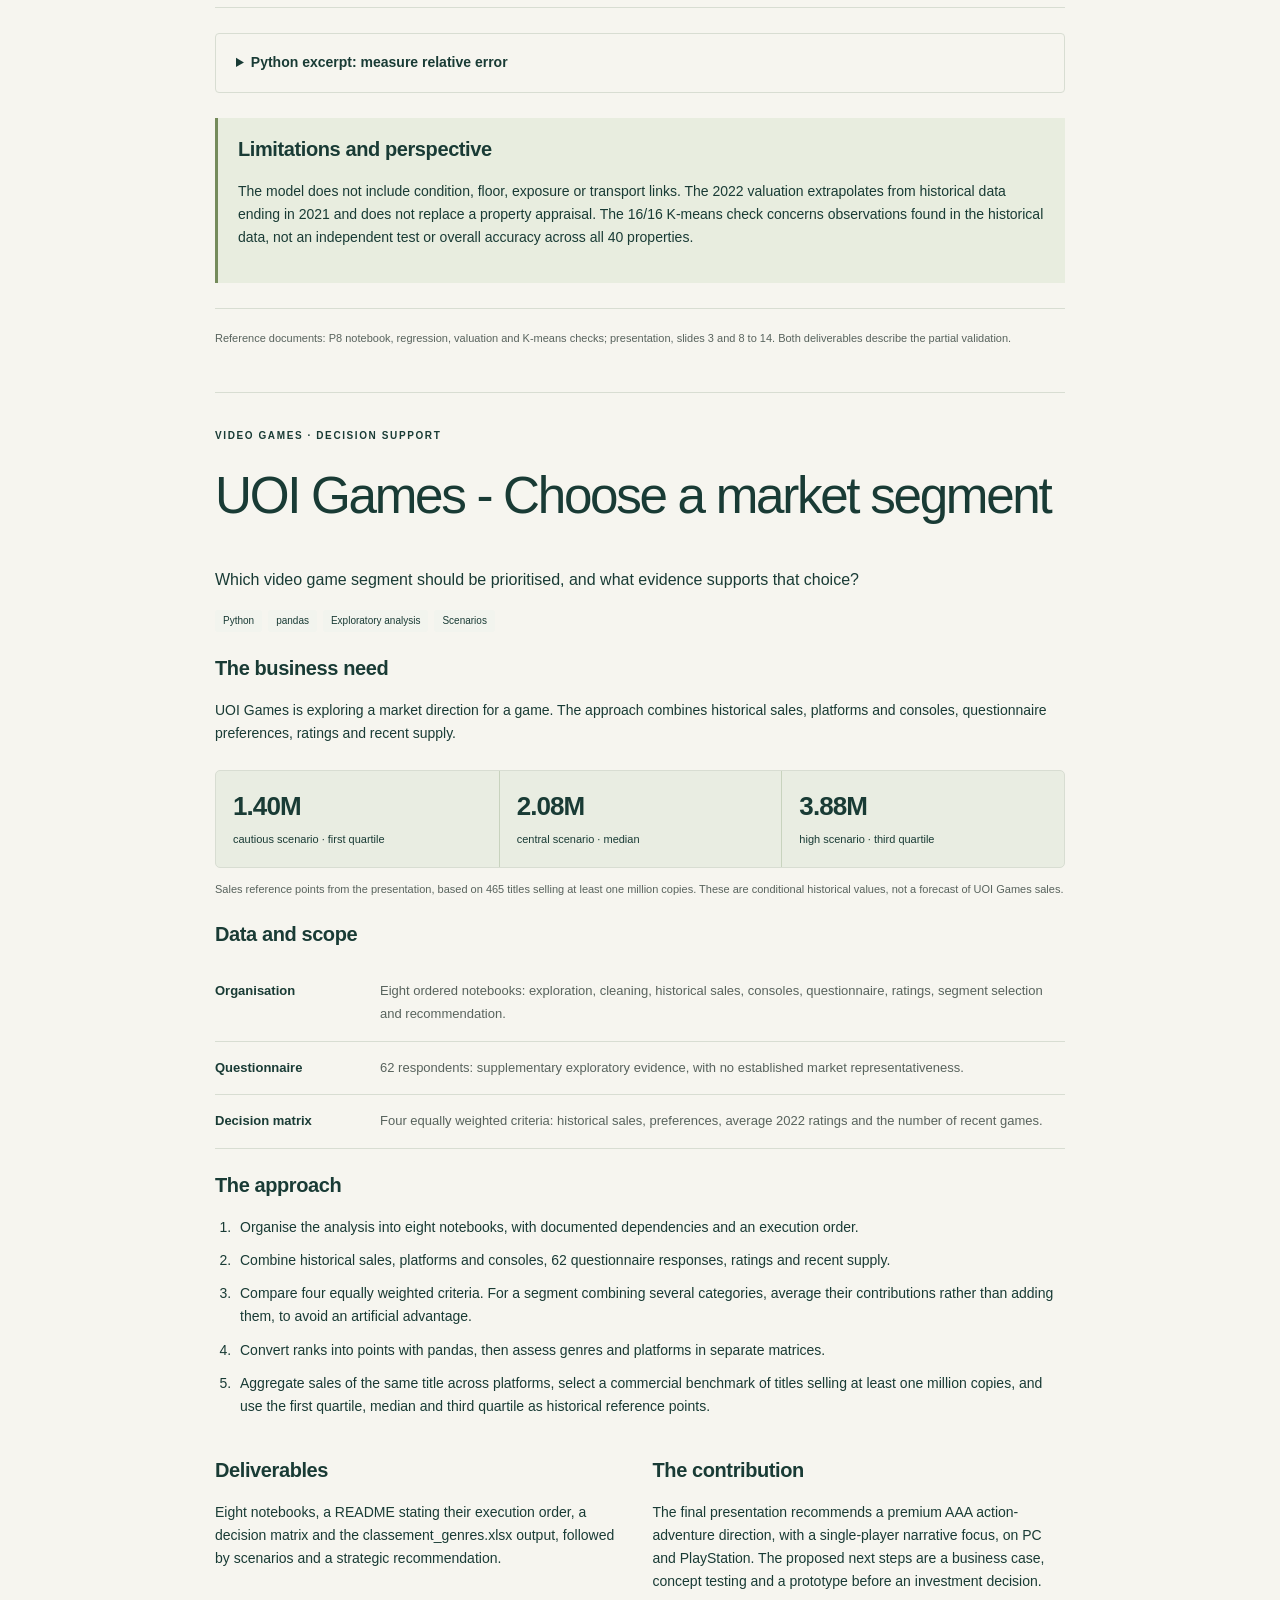
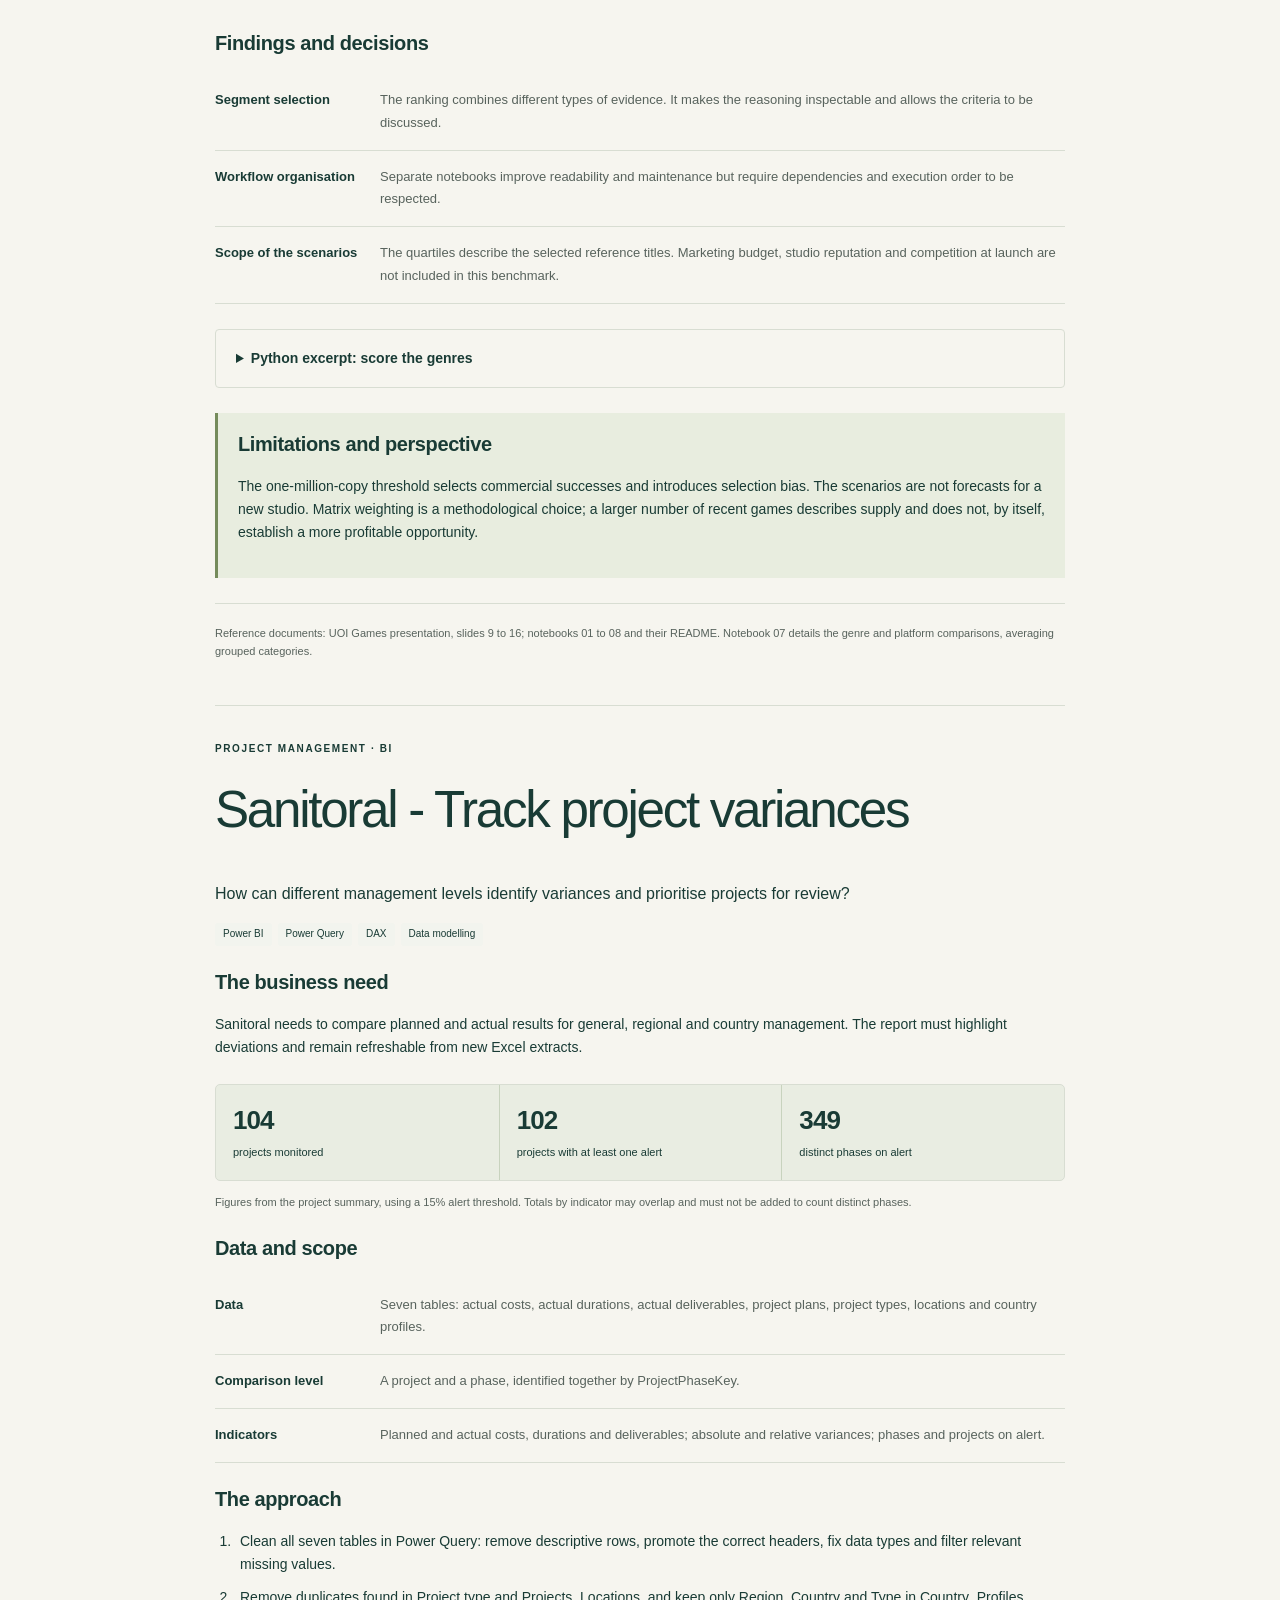
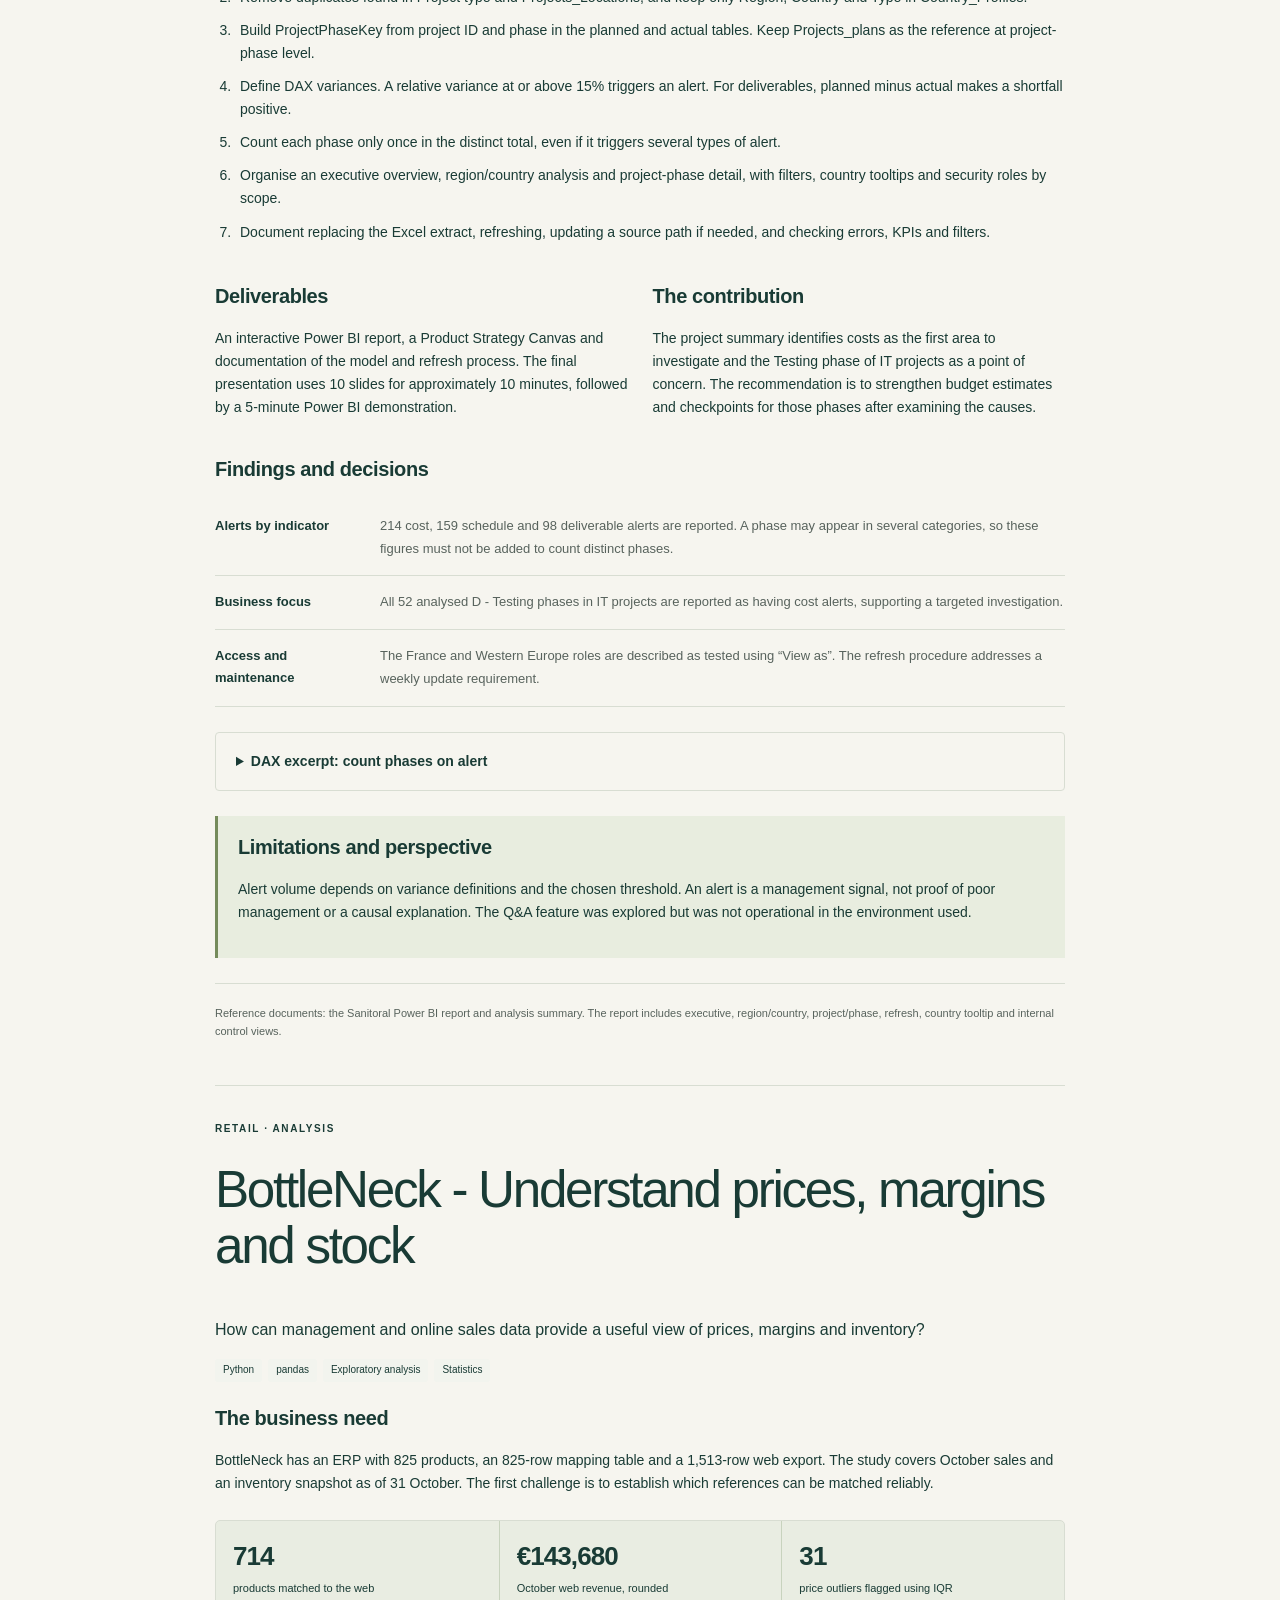
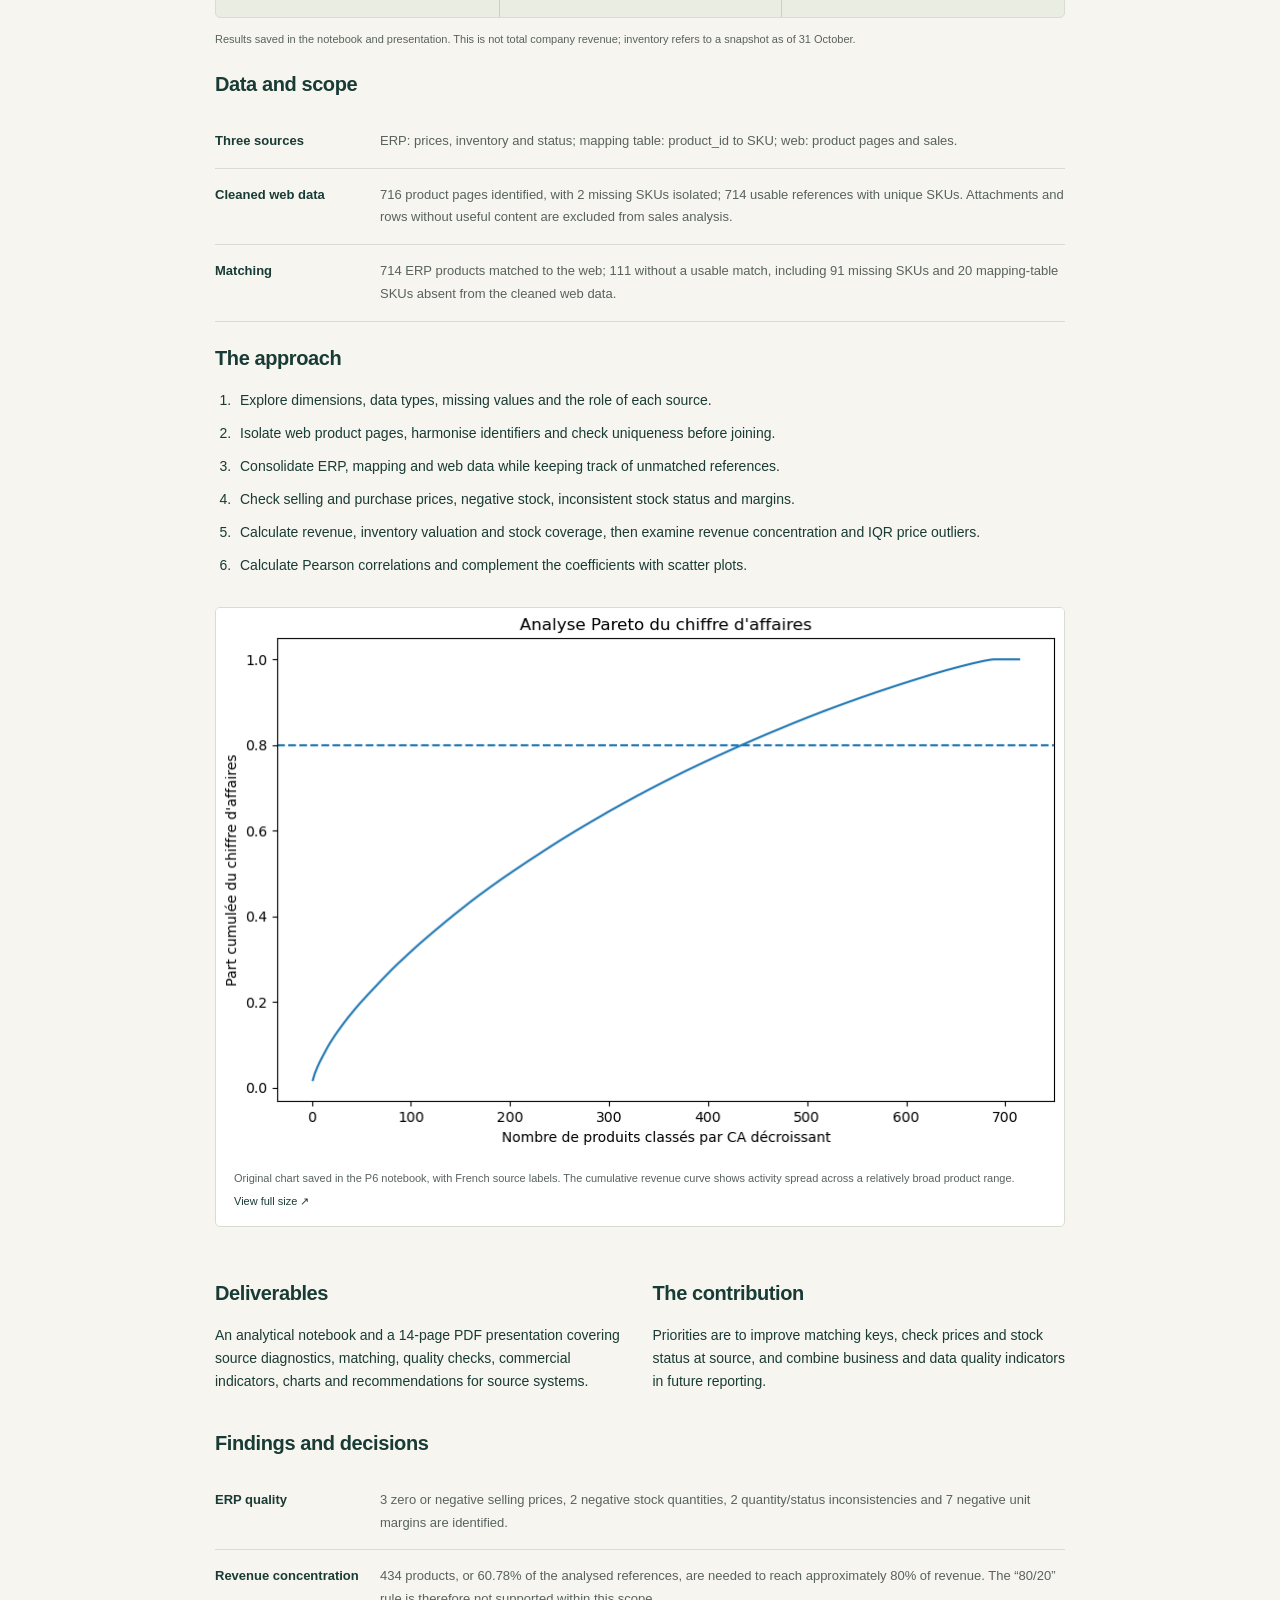
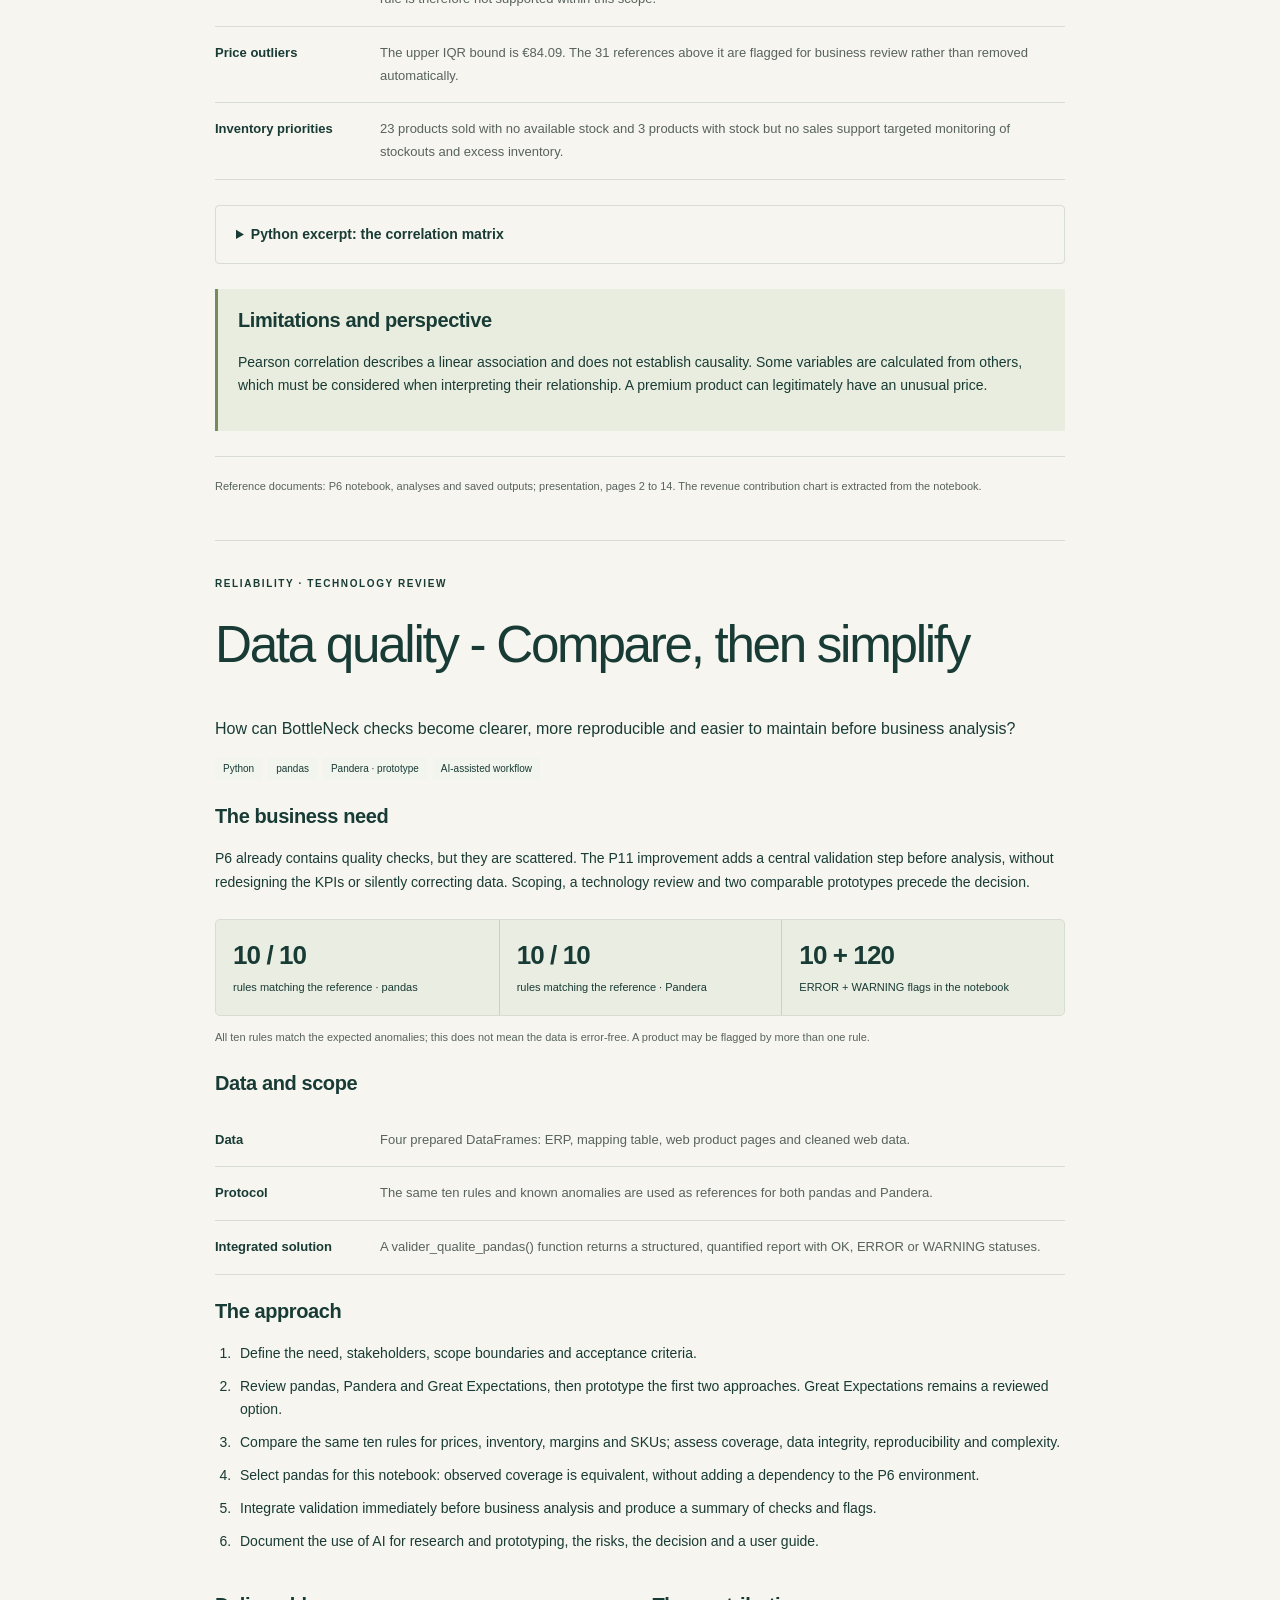
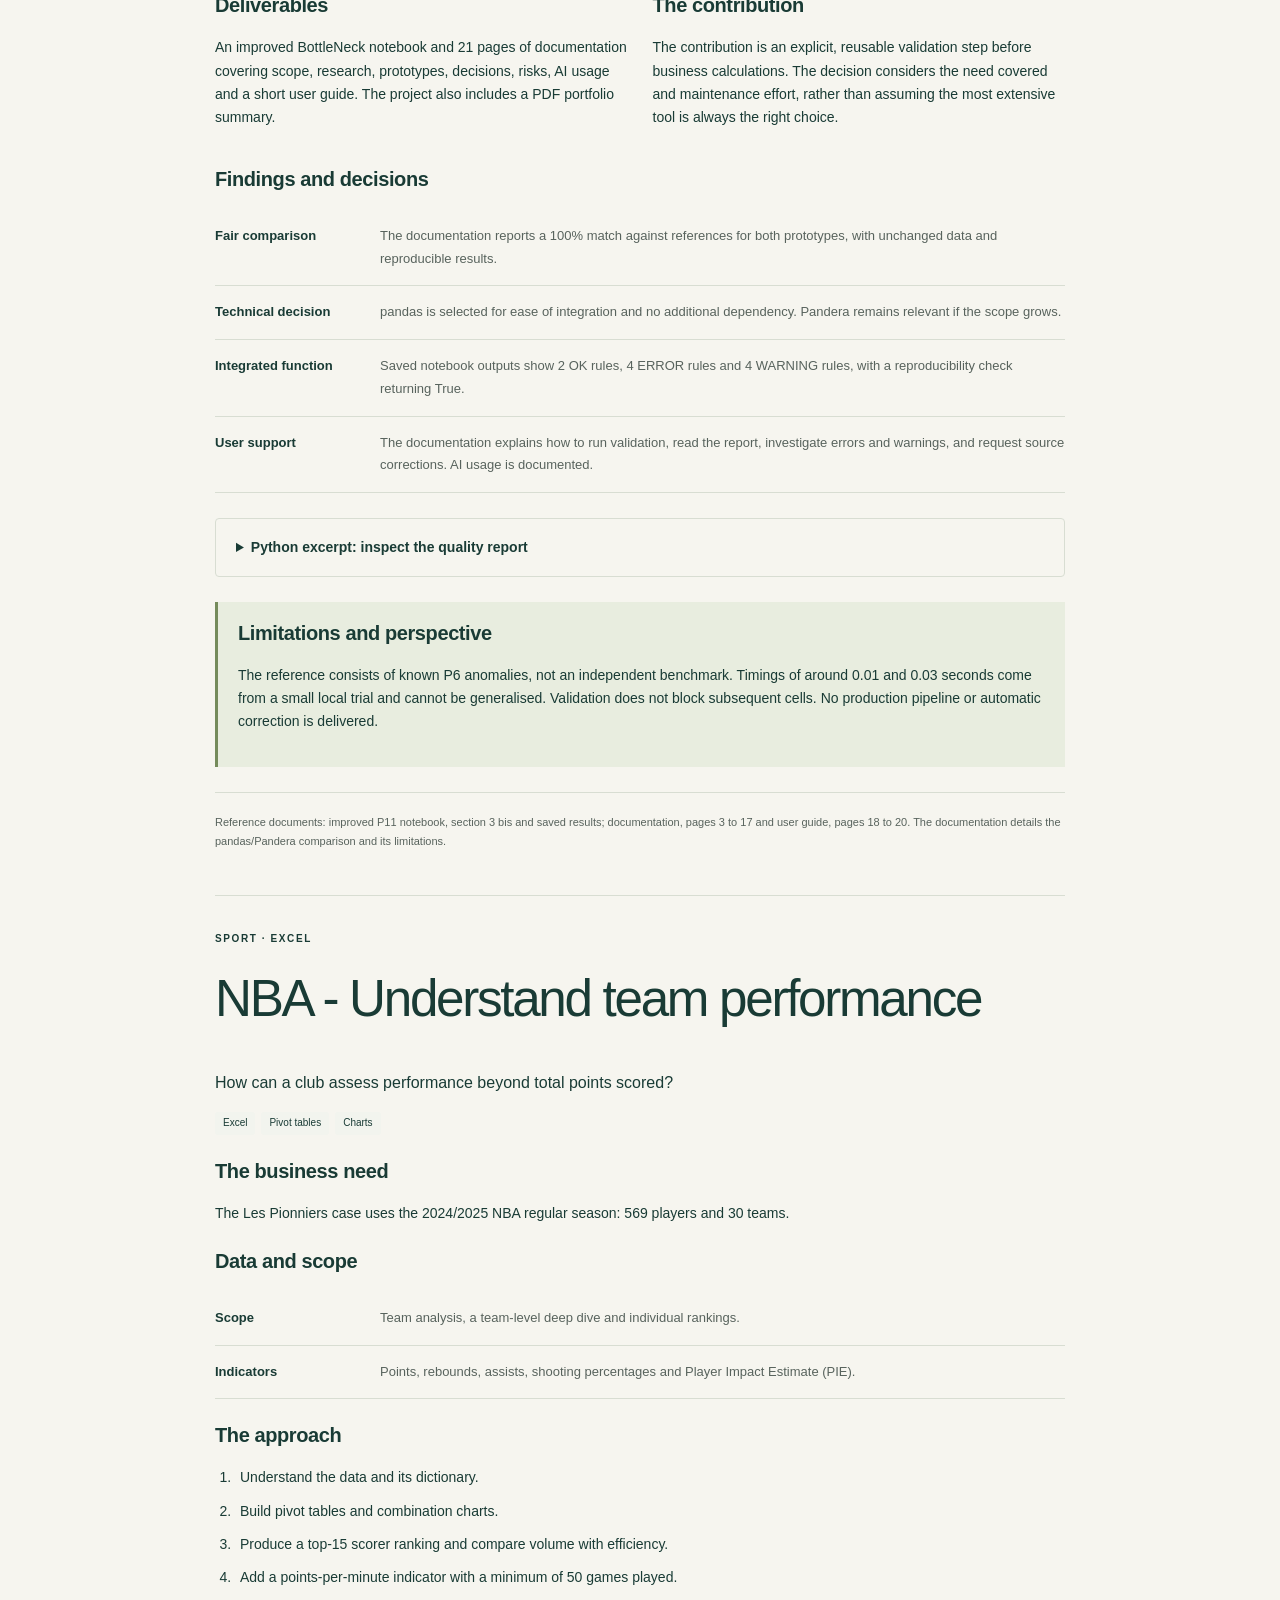
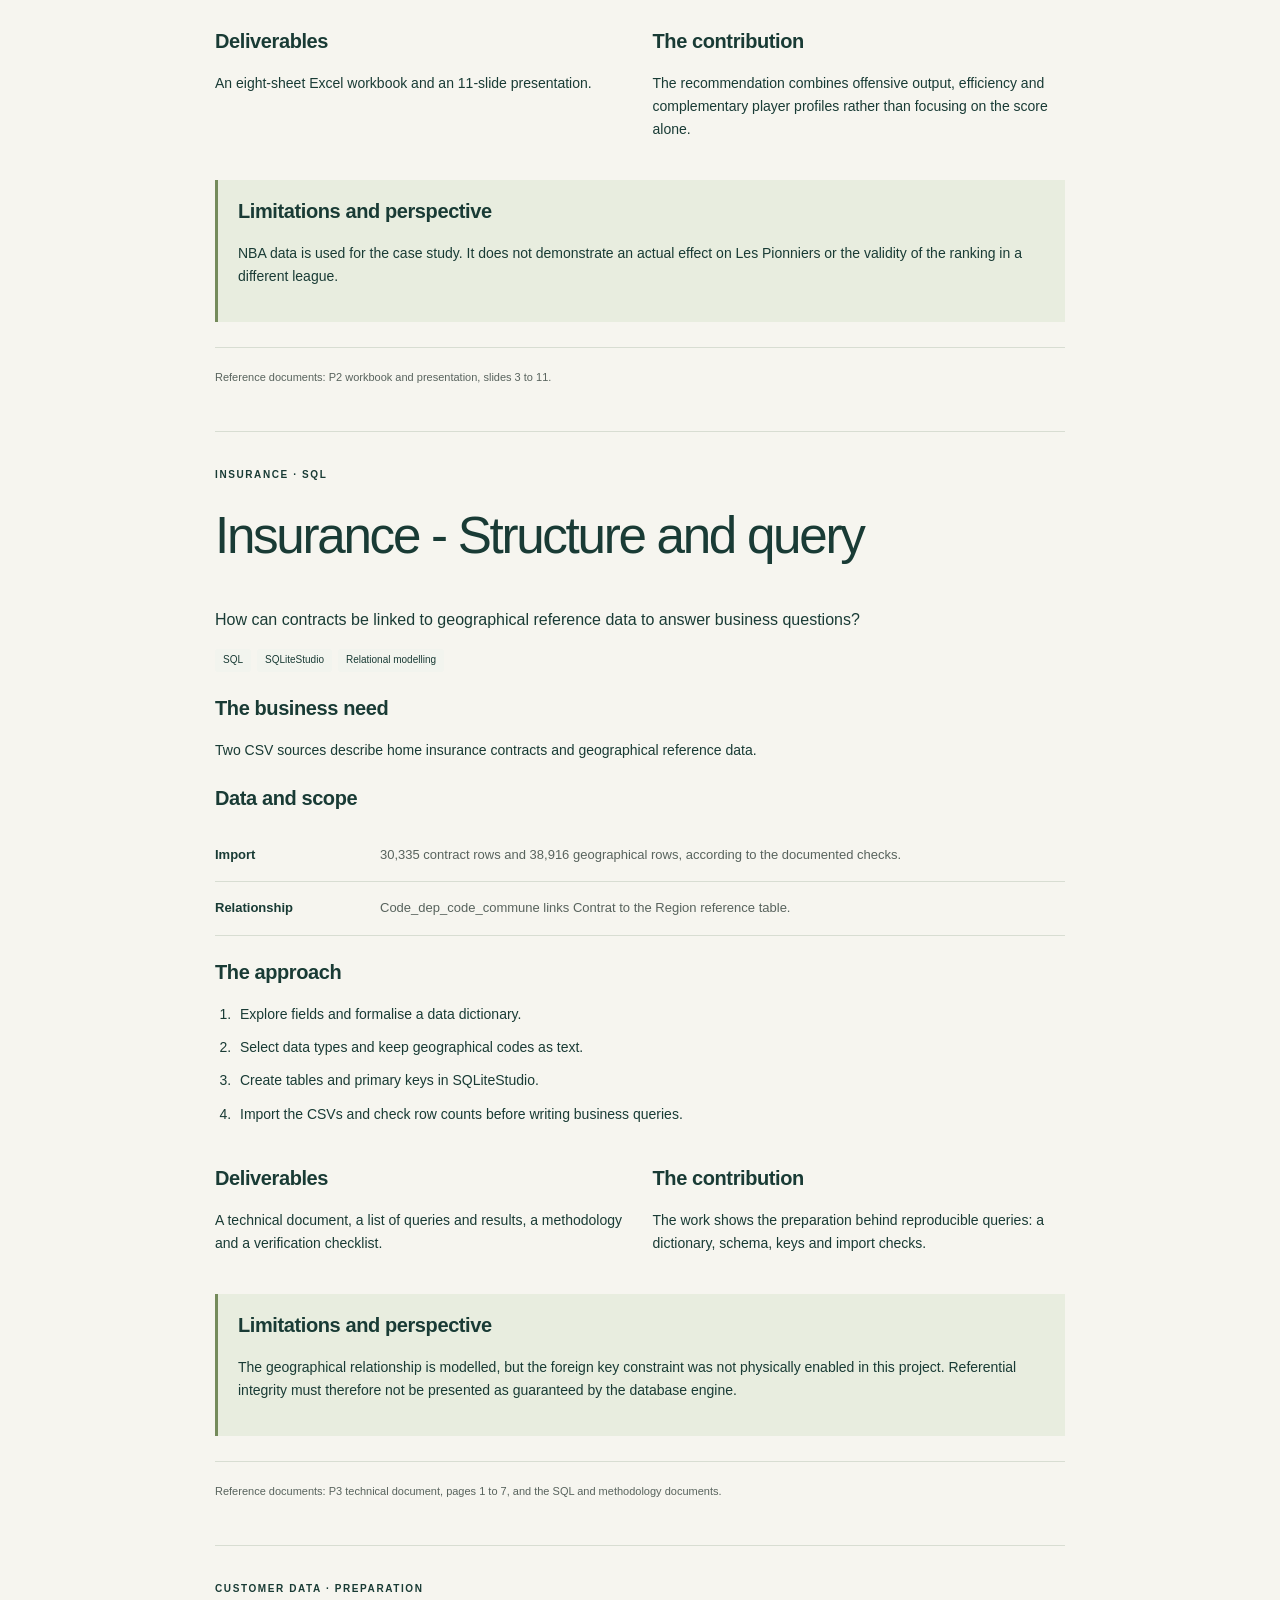
<file: projects.html>
<!doctype html><html lang="en"><head><meta charset="utf-8"><meta name="viewport" content="width=device-width,initial-scale=1"><title>Bastien Altermatt · Case studies</title><link rel="stylesheet" href="style.css"><link rel="icon" href="favicon.svg"><link rel="alternate" hreflang="fr" href="projets.html"></head><body><main class="wrap text-page"><div class="text-page-toolbar"><a href="index-en.html#projets">← Back to the portfolio</a><a class="language-switch" lang="fr" hreflang="fr" href="projets.html" aria-label="Lire ce site en français">FR</a></div><p class="eyebrow">PORTFOLIO / TEXT VERSION</p><h1>The case studies.</h1><p>Ten projects, available without JavaScript.</p><nav aria-label="Projects" style="flex-wrap:wrap"><a href="#bottleneck-bi">BottleNeck - Monitor business performance</a><a href="#immobilier">Property - Estimate and pre-classify</a><a href="#uoi-games">UOI Games - Choose a market segment</a><a href="#pilotage-projets">Sanitoral - Track project variances</a><a href="#bottleneck-analyse">BottleNeck - Understand prices, margins and stock</a><a href="#qualite-ia">Data quality - Compare, then simplify</a><a href="#nba-excel">NBA - Understand team performance</a><a href="#assurance-sql">Insurance - Structure and query</a><a href="#crm-minimisation">CRM - Minimise and prepare data</a><a href="#bestmarket-sql">BestMarket - Understand customer feedback</a></nav><article id="bottleneck-bi"><p class="eyebrow">RETAIL · REPORTING</p><h2 id="title-bottleneck-bi">BottleNeck - Monitor business performance</h2><p class="lead">How can management get a consistent view of commercial performance, margins and inventory?</p><div class="tags"><span>Power BI</span><span>Power Query</span><span>DAX</span><span>SQLite</span></div>
 <section class="case-section"><h3>The business need</h3><p>This second BottleNeck study focuses on online wine retail. It combines a review of ways to use the SQLite database with a Power BI report for management and product teams.</p></section>
 <section class="case-section" aria-label="Study highlights"><div class="case-metrics"><div><strong>≈ €2.44M</strong><span>reported revenue</span></div><div><strong>≈ €1.15M</strong><span>reported total margin</span></div><div><strong>46.98%</strong><span>margin ratio used in the report</span></div></div><p class="metric-note">Figures from the project summary. The margin ratio is total margin divided by revenue, as defined in the report. This portfolio presents a static summary of the case.</p></section>
 <section class="case-section"><h3>Data and scope</h3><dl class="fact-list"><div><dt>Source database</dt><dd>Bottleneck.db, supported by a data dictionary and relational schema. Four tables are used: Web, Finance, Sales and Promo.</dd></div><div><dt>Analytical model</dt><dd>Dim_Produit and Dim_Date filter Fact_Sales, Fact_Finance and Fact_Promo in a star schema.</dd></div><div><dt>Areas covered</dt><dd>Revenue, margins, units sold and orders, average prices, inventory, stock turnover and promotions.</dd></div></dl></section>
 <section class="case-section"><h3>The approach</h3><ol class="case-method"><li>Compare three options: a direct SQLite connection, CSV exports and data preparation with Power Query. Select Power BI with transformations centralised in Power Query.</li><li>Keep the tables separate and name dimensions and fact tables according to their analytical role.</li><li>Split composite keys such as 2022-11_304 to recover the period and SKU, the shared product identifier.</li><li>Create a date dimension and relationships from the Product and Date dimensions to the fact tables, so analyses use consistent product and period filters.</li><li>Define DAX measures for revenue, margin, units sold, orders, average prices, inventory, turnover and promotional indicators.</li><li>Build six pages: executive overview, commercial performance, prices and margins, inventory, promotions and business recommendations.</li></ol></section>
 
 <div class="case-columns"><section class="case-section"><h3>Deliverables</h3><p>A documented comparison of technical options and a Power BI file with six business pages, supported by a presentation and speaking notes. The model and transformations explain the architecture choices.</p></section><section class="case-section"><h3>The contribution</h3><p>The project summary identifies Wine as the dominant segment. Recommendations focus on strong segments, margin protection, reducing excess inventory and targeting promotions more effectively.</p></section></div>
 <section class="case-section"><h3>Findings and decisions</h3><dl class="fact-list"><div><dt>Performance</dt><dd>Revenue and margin are considered together, so performance is assessed beyond sales volume alone.</dd></div><div><dt>Inventory and promotions</dt><dd>Turnover indicators and dedicated report pages help identify products and promotional actions to examine first.</dd></div><div><dt>Data period</dt><dd>Finance and Sales also cover October 2023, beyond the September end date stated in the brief. Comparison periods therefore need to be checked by table.</dd></div></dl></section>
 
 <section class="case-section case-limit"><h3>Limitations and perspective</h3><p>Inventory is a point-in-time measure: aggregation across periods must be interpreted according to the measure used. A sales change during a promotion does not establish a causal effect. Comparisons require consistent periods and indicator definitions.</p></section><p class="case-source">Reference documents: P9 recommendation report, pages 3 to 8, and the BottleNeck Power BI dashboard, with six business pages and a control page.</p></article><article id="immobilier"><p class="eyebrow">REAL ESTATE · MODELLING</p><h2 id="title-immobilier">Property - Estimate and pre-classify</h2><p class="lead">How can the portfolio be valued as of 31 December 2022 and new opportunities receive an initial classification?</p><div class="tags"><span>Python</span><span>pandas</span><span>scikit-learn</span><span>K-means</span></div>
 <section class="case-section"><h3>The business need</h3><p>Les Plus Beaux Logis de Paris needs a portfolio valuation and an operational screening tool. The analysis covers 26,196 transactions from 2017 to 2021, a portfolio of 275 assets and 40 opportunities to classify.</p></section>
 <section class="case-section" aria-label="Study highlights"><div class="case-metrics"><div><strong>7.51%</strong><span>mean absolute percentage error on the test set</span></div><div><strong>€176.5M</strong><span>estimated value as of 31 December 2022</span></div><div><strong>16 / 40</strong><span>properties with a type reference available</span></div></div><p class="metric-note">Values saved in the supplied notebook, consistent with the presentation. Evaluation uses a historical chronological test set; the 2022 valuation is a model estimate.</p></section>
 <section class="case-section"><h3>Data and scope</h3><dl class="fact-list"><div><dt>Historical data</dt><dd>26,196 transactions from 2017 to 2021, compared by property type, year and Paris district.</dd></div><div><dt>Regression</dt><dd>20,956 older observations for training and 5,240 more recent observations for testing; the final representation contains 22 variables.</dd></div><div><dt>Portfolio and opportunities</dt><dd>275 assets to value as of 31 December 2022 and 40 properties to pre-classify using price per square metre.</dd></div></dl></section>
 <section class="case-section"><h3>The approach</h3><ol class="case-method"><li>Explore changes in price per square metre and the role of location and property type.</li><li>Encode postcode and property type as categories, then create interactions with floor area and time.</li><li>Train LinearRegression(fit_intercept=False) with an 80/20 chronological split and measure absolute error as a percentage of each property’s actual value.</li><li>Apply the same transformations to the portfolio and align columns to estimate each asset’s value as of 31 December 2022.</li><li>Run two-cluster K-means on price per square metre, interpreting the centroids rather than the arbitrary cluster numbers.</li><li>Check opportunities found in the historical data using four fields: transaction value, floor area, postcode and municipality.</li></ol></section>
 <figure class="case-figure"><a href="assets/immobilier-regression.png" target="_blank" rel="noopener" aria-label="Open the full-size chart in a new tab"><img src="assets/immobilier-regression.png" alt="Scatter plot of actual and predicted property values on the test set, with a reference diagonal." loading="lazy"></a><figcaption>Original chart saved in the P8 notebook: actual and predicted values on the chronological test set. Source labels are in French; 1e7 on the axes means ten million. <span>View full size ↗</span></figcaption></figure>
 <div class="case-columns"><section class="case-section"><h3>Deliverables</h3><p>A notebook covering preparation, regression, valuation, K-means and partial validation, plus a 16-slide presentation. The notebook also includes a CSV export of estimated valuations.</p></section><section class="case-section"><h3>The contribution</h3><p>The approach converts the business relationship value = floor area × price per square metre into interpretable variables. A chronological split provides a test closer to predicting the future from the past than a random mix of periods.</p></section></div>
 <section class="case-section"><h3>Findings and decisions</h3><dl class="fact-list"><div><dt>Regression evaluation</dt><dd>Mean error is 7.51% and median error is 7.54% on the 5,240 test transactions. The case objective of less than 10% mean error is met.</dd></div><div><dt>Portfolio comparison</dt><dd>The Corporate segment accounts for approximately €102.6M across 121 assets; the Individual segment for approximately €74.0M across 154 assets. This supports prioritisation of an asset-by-asset review.</dd></div><div><dt>Pre-classification</dt><dd>Each cluster contains 20 properties. Their centres are around €9,807 and €7,409 per square metre. Mapping them to property types requires interpretation.</dd></div><div><dt>Partial validation</dt><dd>16 opportunities exactly match historical transactions: 9 apartments and 7 commercial properties. All 16 types agree; the other 24 have no reference label.</dd></div></dl></section>
 <details class="technical"><summary>Python excerpt: measure relative error</summary><p class="eyebrow">Python · excerpt from the P8 notebook</p><pre tabindex="0" aria-label="Code excerpt"><code>modele_regression = LinearRegression(fit_intercept=False)
modele_regression.fit(X_train, y_train)
y_pred = modele_regression.predict(X_test)

resultats_test[&quot;erreur_pourcentage&quot;] = (
    resultats_test[&quot;erreur_absolue&quot;]
    / resultats_test[&quot;valeur_reelle&quot;]
) * 100

erreur_moyenne = resultats_test[&quot;erreur_pourcentage&quot;].mean()</code></pre><p>Absolute error is divided by each property’s actual value, then averaged. This measures valuation error and must not be presented as classification accuracy.</p></details>
 <section class="case-section case-limit"><h3>Limitations and perspective</h3><p>The model does not include condition, floor, exposure or transport links. The 2022 valuation extrapolates from historical data ending in 2021 and does not replace a property appraisal. The 16/16 K-means check concerns observations found in the historical data, not an independent test or overall accuracy across all 40 properties.</p></section><p class="case-source">Reference documents: P8 notebook, regression, valuation and K-means checks; presentation, slides 3 and 8 to 14. Both deliverables describe the partial validation.</p></article><article id="uoi-games"><p class="eyebrow">VIDEO GAMES · DECISION SUPPORT</p><h2 id="title-uoi-games">UOI Games - Choose a market segment</h2><p class="lead">Which video game segment should be prioritised, and what evidence supports that choice?</p><div class="tags"><span>Python</span><span>pandas</span><span>Exploratory analysis</span><span>Scenarios</span></div>
 <section class="case-section"><h3>The business need</h3><p>UOI Games is exploring a market direction for a game. The approach combines historical sales, platforms and consoles, questionnaire preferences, ratings and recent supply.</p></section>
 <section class="case-section" aria-label="Study highlights"><div class="case-metrics"><div><strong>1.40M</strong><span>cautious scenario · first quartile</span></div><div><strong>2.08M</strong><span>central scenario · median</span></div><div><strong>3.88M</strong><span>high scenario · third quartile</span></div></div><p class="metric-note">Sales reference points from the presentation, based on 465 titles selling at least one million copies. These are conditional historical values, not a forecast of UOI Games sales.</p></section>
 <section class="case-section"><h3>Data and scope</h3><dl class="fact-list"><div><dt>Organisation</dt><dd>Eight ordered notebooks: exploration, cleaning, historical sales, consoles, questionnaire, ratings, segment selection and recommendation.</dd></div><div><dt>Questionnaire</dt><dd>62 respondents: supplementary exploratory evidence, with no established market representativeness.</dd></div><div><dt>Decision matrix</dt><dd>Four equally weighted criteria: historical sales, preferences, average 2022 ratings and the number of recent games.</dd></div></dl></section>
 <section class="case-section"><h3>The approach</h3><ol class="case-method"><li>Organise the analysis into eight notebooks, with documented dependencies and an execution order.</li><li>Combine historical sales, platforms and consoles, 62 questionnaire responses, ratings and recent supply.</li><li>Compare four equally weighted criteria. For a segment combining several categories, average their contributions rather than adding them, to avoid an artificial advantage.</li><li>Convert ranks into points with pandas, then assess genres and platforms in separate matrices.</li><li>Aggregate sales of the same title across platforms, select a commercial benchmark of titles selling at least one million copies, and use the first quartile, median and third quartile as historical reference points.</li></ol></section>
 
 <div class="case-columns"><section class="case-section"><h3>Deliverables</h3><p>Eight notebooks, a README stating their execution order, a decision matrix and the classement_genres.xlsx output, followed by scenarios and a strategic recommendation.</p></section><section class="case-section"><h3>The contribution</h3><p>The final presentation recommends a premium AAA action-adventure direction, with a single-player narrative focus, on PC and PlayStation. The proposed next steps are a business case, concept testing and a prototype before an investment decision.</p></section></div>
 <section class="case-section"><h3>Findings and decisions</h3><dl class="fact-list"><div><dt>Segment selection</dt><dd>The ranking combines different types of evidence. It makes the reasoning inspectable and allows the criteria to be discussed.</dd></div><div><dt>Workflow organisation</dt><dd>Separate notebooks improve readability and maintenance but require dependencies and execution order to be respected.</dd></div><div><dt>Scope of the scenarios</dt><dd>The quartiles describe the selected reference titles. Marketing budget, studio reputation and competition at launch are not included in this benchmark.</dd></div></dl></section>
 <details class="technical"><summary>Python excerpt: score the genres</summary><p class="eyebrow">Python · notebook 07, genre comparison</p><pre tabindex="0" aria-label="Code excerpt"><code>nombre_genres = len(matrice_genres)

for colonne, colonne_points in criteres_genres.items():
    rang = matrice_genres[colonne].rank(
        method=&quot;min&quot;, ascending=False
    )
    matrice_genres[colonne_points] = nombre_genres + 1 - rang

matrice_genres[&quot;score_total&quot;] = matrice_genres[
    list(criteres_genres.values())
].sum(axis=1)

matrice_genres = matrice_genres.sort_values(
    &quot;score_total&quot;, ascending=False
).reset_index(drop=True)</code></pre><p>The loop ranks each criterion separately. Points are then added without further weighting. For ties, method=&quot;min&quot; assigns the best shared rank.</p></details>
 <section class="case-section case-limit"><h3>Limitations and perspective</h3><p>The one-million-copy threshold selects commercial successes and introduces selection bias. The scenarios are not forecasts for a new studio. Matrix weighting is a methodological choice; a larger number of recent games describes supply and does not, by itself, establish a more profitable opportunity.</p></section><p class="case-source">Reference documents: UOI Games presentation, slides 9 to 16; notebooks 01 to 08 and their README. Notebook 07 details the genre and platform comparisons, averaging grouped categories.</p></article><article id="pilotage-projets"><p class="eyebrow">PROJECT MANAGEMENT · BI</p><h2 id="title-pilotage-projets">Sanitoral - Track project variances</h2><p class="lead">How can different management levels identify variances and prioritise projects for review?</p><div class="tags"><span>Power BI</span><span>Power Query</span><span>DAX</span><span>Data modelling</span></div>
 <section class="case-section"><h3>The business need</h3><p>Sanitoral needs to compare planned and actual results for general, regional and country management. The report must highlight deviations and remain refreshable from new Excel extracts.</p></section>
 <section class="case-section" aria-label="Study highlights"><div class="case-metrics"><div><strong>104</strong><span>projects monitored</span></div><div><strong>102</strong><span>projects with at least one alert</span></div><div><strong>349</strong><span>distinct phases on alert</span></div></div><p class="metric-note">Figures from the project summary, using a 15% alert threshold. Totals by indicator may overlap and must not be added to count distinct phases.</p></section>
 <section class="case-section"><h3>Data and scope</h3><dl class="fact-list"><div><dt>Data</dt><dd>Seven tables: actual costs, actual durations, actual deliverables, project plans, project types, locations and country profiles.</dd></div><div><dt>Comparison level</dt><dd>A project and a phase, identified together by ProjectPhaseKey.</dd></div><div><dt>Indicators</dt><dd>Planned and actual costs, durations and deliverables; absolute and relative variances; phases and projects on alert.</dd></div></dl></section>
 <section class="case-section"><h3>The approach</h3><ol class="case-method"><li>Clean all seven tables in Power Query: remove descriptive rows, promote the correct headers, fix data types and filter relevant missing values.</li><li>Remove duplicates found in Project type and Projects_Locations, and keep only Region, Country and Type in Country_Profiles.</li><li>Build ProjectPhaseKey from project ID and phase in the planned and actual tables. Keep Projects_plans as the reference at project-phase level.</li><li>Define DAX variances. A relative variance at or above 15% triggers an alert. For deliverables, planned minus actual makes a shortfall positive.</li><li>Count each phase only once in the distinct total, even if it triggers several types of alert.</li><li>Organise an executive overview, region/country analysis and project-phase detail, with filters, country tooltips and security roles by scope.</li><li>Document replacing the Excel extract, refreshing, updating a source path if needed, and checking errors, KPIs and filters.</li></ol></section>
 
 <div class="case-columns"><section class="case-section"><h3>Deliverables</h3><p>An interactive Power BI report, a Product Strategy Canvas and documentation of the model and refresh process. The final presentation uses 10 slides for approximately 10 minutes, followed by a 5-minute Power BI demonstration.</p></section><section class="case-section"><h3>The contribution</h3><p>The project summary identifies costs as the first area to investigate and the Testing phase of IT projects as a point of concern. The recommendation is to strengthen budget estimates and checkpoints for those phases after examining the causes.</p></section></div>
 <section class="case-section"><h3>Findings and decisions</h3><dl class="fact-list"><div><dt>Alerts by indicator</dt><dd>214 cost, 159 schedule and 98 deliverable alerts are reported. A phase may appear in several categories, so these figures must not be added to count distinct phases.</dd></div><div><dt>Business focus</dt><dd>All 52 analysed D - Testing phases in IT projects are reported as having cost alerts, supporting a targeted investigation.</dd></div><div><dt>Access and maintenance</dt><dd>The France and Western Europe roles are described as tested using “View as”. The refresh procedure addresses a weekly update requirement.</dd></div></dl></section>
 <details class="technical"><summary>DAX excerpt: count phases on alert</summary><p class="eyebrow">DAX · phase alert counting rule</p><pre tabindex="0" aria-label="Code excerpt"><code>Phases en alerte =
SUMX(
    VALUES(Projects_plans[ProjectPhaseKey]),
    IF(
        [Écart coût %] &gt;= 0.15
            || [Écart durée %] &gt;= 0.15
            || [Écart livrables %] &gt;= 0.15,
        1,
        0
    )
)</code></pre><p>The iteration uses distinct project-phase keys. The logical OR counts a phase once when at least one indicator reaches the threshold.</p></details>
 <section class="case-section case-limit"><h3>Limitations and perspective</h3><p>Alert volume depends on variance definitions and the chosen threshold. An alert is a management signal, not proof of poor management or a causal explanation. The Q&amp;A feature was explored but was not operational in the environment used.</p></section><p class="case-source">Reference documents: the Sanitoral Power BI report and analysis summary. The report includes executive, region/country, project/phase, refresh, country tooltip and internal control views.</p></article><article id="bottleneck-analyse"><p class="eyebrow">RETAIL · ANALYSIS</p><h2 id="title-bottleneck-analyse">BottleNeck - Understand prices, margins and stock</h2><p class="lead">How can management and online sales data provide a useful view of prices, margins and inventory?</p><div class="tags"><span>Python</span><span>pandas</span><span>Exploratory analysis</span><span>Statistics</span></div>
 <section class="case-section"><h3>The business need</h3><p>BottleNeck has an ERP with 825 products, an 825-row mapping table and a 1,513-row web export. The study covers October sales and an inventory snapshot as of 31 October. The first challenge is to establish which references can be matched reliably.</p></section>
 <section class="case-section" aria-label="Study highlights"><div class="case-metrics"><div><strong>714</strong><span>products matched to the web</span></div><div><strong>€143,680</strong><span>October web revenue, rounded</span></div><div><strong>31</strong><span>price outliers flagged using IQR</span></div></div><p class="metric-note">Results saved in the notebook and presentation. This is not total company revenue; inventory refers to a snapshot as of 31 October.</p></section>
 <section class="case-section"><h3>Data and scope</h3><dl class="fact-list"><div><dt>Three sources</dt><dd>ERP: prices, inventory and status; mapping table: product_id to SKU; web: product pages and sales.</dd></div><div><dt>Cleaned web data</dt><dd>716 product pages identified, with 2 missing SKUs isolated; 714 usable references with unique SKUs. Attachments and rows without useful content are excluded from sales analysis.</dd></div><div><dt>Matching</dt><dd>714 ERP products matched to the web; 111 without a usable match, including 91 missing SKUs and 20 mapping-table SKUs absent from the cleaned web data.</dd></div></dl></section>
 <section class="case-section"><h3>The approach</h3><ol class="case-method"><li>Explore dimensions, data types, missing values and the role of each source.</li><li>Isolate web product pages, harmonise identifiers and check uniqueness before joining.</li><li>Consolidate ERP, mapping and web data while keeping track of unmatched references.</li><li>Check selling and purchase prices, negative stock, inconsistent stock status and margins.</li><li>Calculate revenue, inventory valuation and stock coverage, then examine revenue concentration and IQR price outliers.</li><li>Calculate Pearson correlations and complement the coefficients with scatter plots.</li></ol></section>
 <figure class="case-figure"><a href="assets/bottleneck-pareto.png" target="_blank" rel="noopener" aria-label="Open the full-size chart in a new tab"><img src="assets/bottleneck-pareto.png" alt="Revenue Pareto curve: the 80% threshold is reached at around 434 products." loading="lazy"></a><figcaption>Original chart saved in the P6 notebook, with French source labels. The cumulative revenue curve shows activity spread across a relatively broad product range. <span>View full size ↗</span></figcaption></figure>
 <div class="case-columns"><section class="case-section"><h3>Deliverables</h3><p>An analytical notebook and a 14-page PDF presentation covering source diagnostics, matching, quality checks, commercial indicators, charts and recommendations for source systems.</p></section><section class="case-section"><h3>The contribution</h3><p>Priorities are to improve matching keys, check prices and stock status at source, and combine business and data quality indicators in future reporting.</p></section></div>
 <section class="case-section"><h3>Findings and decisions</h3><dl class="fact-list"><div><dt>ERP quality</dt><dd>3 zero or negative selling prices, 2 negative stock quantities, 2 quantity/status inconsistencies and 7 negative unit margins are identified.</dd></div><div><dt>Revenue concentration</dt><dd>434 products, or 60.78% of the analysed references, are needed to reach approximately 80% of revenue. The “80/20” rule is therefore not supported within this scope.</dd></div><div><dt>Price outliers</dt><dd>The upper IQR bound is €84.09. The 31 references above it are flagged for business review rather than removed automatically.</dd></div><div><dt>Inventory priorities</dt><dd>23 products sold with no available stock and 3 products with stock but no sales support targeted monitoring of stockouts and excess inventory.</dd></div></dl></section>
 <details class="technical"><summary>Python excerpt: the correlation matrix</summary><p class="eyebrow">Python · excerpt from the BottleNeck notebook</p><pre tabindex="0" aria-label="Code excerpt"><code>df_correlation = df_analyse[variables_correlation].copy()
matrice_correlation = df_correlation.corr()

correlation_prix = df_analyse[&quot;purchase_price&quot;].corr(
    df_analyse[&quot;price&quot;]
)</code></pre><p>The selection contains the quantitative variables used in the analysis. The matrix compares them pairwise; the final calculation isolates the relationship between purchase and selling prices.</p></details>
 <section class="case-section case-limit"><h3>Limitations and perspective</h3><p>Pearson correlation describes a linear association and does not establish causality. Some variables are calculated from others, which must be considered when interpreting their relationship. A premium product can legitimately have an unusual price.</p></section><p class="case-source">Reference documents: P6 notebook, analyses and saved outputs; presentation, pages 2 to 14. The revenue contribution chart is extracted from the notebook.</p></article><article id="qualite-ia"><p class="eyebrow">RELIABILITY · TECHNOLOGY REVIEW</p><h2 id="title-qualite-ia">Data quality - Compare, then simplify</h2><p class="lead">How can BottleNeck checks become clearer, more reproducible and easier to maintain before business analysis?</p><div class="tags"><span>Python</span><span>pandas</span><span>Pandera · prototype</span><span>AI-assisted workflow</span></div>
 <section class="case-section"><h3>The business need</h3><p>P6 already contains quality checks, but they are scattered. The P11 improvement adds a central validation step before analysis, without redesigning the KPIs or silently correcting data. Scoping, a technology review and two comparable prototypes precede the decision.</p></section>
 <section class="case-section" aria-label="Study highlights"><div class="case-metrics"><div><strong>10 / 10</strong><span>rules matching the reference · pandas</span></div><div><strong>10 / 10</strong><span>rules matching the reference · Pandera</span></div><div><strong>10 + 120</strong><span>ERROR + WARNING flags in the notebook</span></div></div><p class="metric-note">All ten rules match the expected anomalies; this does not mean the data is error-free. A product may be flagged by more than one rule.</p></section>
 <section class="case-section"><h3>Data and scope</h3><dl class="fact-list"><div><dt>Data</dt><dd>Four prepared DataFrames: ERP, mapping table, web product pages and cleaned web data.</dd></div><div><dt>Protocol</dt><dd>The same ten rules and known anomalies are used as references for both pandas and Pandera.</dd></div><div><dt>Integrated solution</dt><dd>A valider_qualite_pandas() function returns a structured, quantified report with OK, ERROR or WARNING statuses.</dd></div></dl></section>
 <section class="case-section"><h3>The approach</h3><ol class="case-method"><li>Define the need, stakeholders, scope boundaries and acceptance criteria.</li><li>Review pandas, Pandera and Great Expectations, then prototype the first two approaches. Great Expectations remains a reviewed option.</li><li>Compare the same ten rules for prices, inventory, margins and SKUs; assess coverage, data integrity, reproducibility and complexity.</li><li>Select pandas for this notebook: observed coverage is equivalent, without adding a dependency to the P6 environment.</li><li>Integrate validation immediately before business analysis and produce a summary of checks and flags.</li><li>Document the use of AI for research and prototyping, the risks, the decision and a user guide.</li></ol></section>
 
 <div class="case-columns"><section class="case-section"><h3>Deliverables</h3><p>An improved BottleNeck notebook and 21 pages of documentation covering scope, research, prototypes, decisions, risks, AI usage and a short user guide. The project also includes a PDF portfolio summary.</p></section><section class="case-section"><h3>The contribution</h3><p>The contribution is an explicit, reusable validation step before business calculations. The decision considers the need covered and maintenance effort, rather than assuming the most extensive tool is always the right choice.</p></section></div>
 <section class="case-section"><h3>Findings and decisions</h3><dl class="fact-list"><div><dt>Fair comparison</dt><dd>The documentation reports a 100% match against references for both prototypes, with unchanged data and reproducible results.</dd></div><div><dt>Technical decision</dt><dd>pandas is selected for ease of integration and no additional dependency. Pandera remains relevant if the scope grows.</dd></div><div><dt>Integrated function</dt><dd>Saved notebook outputs show 2 OK rules, 4 ERROR rules and 4 WARNING rules, with a reproducibility check returning True.</dd></div><div><dt>User support</dt><dd>The documentation explains how to run validation, read the report, investigate errors and warnings, and request source corrections. AI usage is documented.</dd></div></dl></section>
 <details class="technical"><summary>Python excerpt: inspect the quality report</summary><p class="eyebrow">Python · excerpt from the P11 notebook</p><pre tabindex="0" aria-label="Code excerpt"><code>rapport_qualite = valider_qualite_pandas(
    df_erp=df_erp_clean,
    df_liaison=df_liaison_clean,
    df_web_product=df_web_product,
    df_web_clean=df_web_clean
)

display(rapport_qualite[
    [&quot;regle_id&quot;, &quot;source&quot;, &quot;niveau&quot;, &quot;nb_anomalies&quot;, &quot;statut&quot;]
])</code></pre><p>Each rule has an identifier, source, severity and anomaly count. The report makes problems visible; the user then decides whether to continue or request corrections at source. Source code retains its original French column names.</p></details>
 <section class="case-section case-limit"><h3>Limitations and perspective</h3><p>The reference consists of known P6 anomalies, not an independent benchmark. Timings of around 0.01 and 0.03 seconds come from a small local trial and cannot be generalised. Validation does not block subsequent cells. No production pipeline or automatic correction is delivered.</p></section><p class="case-source">Reference documents: improved P11 notebook, section 3 bis and saved results; documentation, pages 3 to 17 and user guide, pages 18 to 20. The documentation details the pandas/Pandera comparison and its limitations.</p></article><article id="nba-excel"><p class="eyebrow">SPORT · EXCEL</p><h2 id="title-nba-excel">NBA - Understand team performance</h2><p class="lead">How can a club assess performance beyond total points scored?</p><div class="tags"><span>Excel</span><span>Pivot tables</span><span>Charts</span></div>
 <section class="case-section"><h3>The business need</h3><p>The Les Pionniers case uses the 2024/2025 NBA regular season: 569 players and 30 teams.</p></section>
 
 <section class="case-section"><h3>Data and scope</h3><dl class="fact-list"><div><dt>Scope</dt><dd>Team analysis, a team-level deep dive and individual rankings.</dd></div><div><dt>Indicators</dt><dd>Points, rebounds, assists, shooting percentages and Player Impact Estimate (PIE).</dd></div></dl></section>
 <section class="case-section"><h3>The approach</h3><ol class="case-method"><li>Understand the data and its dictionary.</li><li>Build pivot tables and combination charts.</li><li>Produce a top-15 scorer ranking and compare volume with efficiency.</li><li>Add a points-per-minute indicator with a minimum of 50 games played.</li></ol></section>
 
 <div class="case-columns"><section class="case-section"><h3>Deliverables</h3><p>An eight-sheet Excel workbook and an 11-slide presentation.</p></section><section class="case-section"><h3>The contribution</h3><p>The recommendation combines offensive output, efficiency and complementary player profiles rather than focusing on the score alone.</p></section></div>
 
 
 <section class="case-section case-limit"><h3>Limitations and perspective</h3><p>NBA data is used for the case study. It does not demonstrate an actual effect on Les Pionniers or the validity of the ranking in a different league.</p></section><p class="case-source">Reference documents: P2 workbook and presentation, slides 3 to 11.</p></article><article id="assurance-sql"><p class="eyebrow">INSURANCE · SQL</p><h2 id="title-assurance-sql">Insurance - Structure and query</h2><p class="lead">How can contracts be linked to geographical reference data to answer business questions?</p><div class="tags"><span>SQL</span><span>SQLiteStudio</span><span>Relational modelling</span></div>
 <section class="case-section"><h3>The business need</h3><p>Two CSV sources describe home insurance contracts and geographical reference data.</p></section>
 
 <section class="case-section"><h3>Data and scope</h3><dl class="fact-list"><div><dt>Import</dt><dd>30,335 contract rows and 38,916 geographical rows, according to the documented checks.</dd></div><div><dt>Relationship</dt><dd>Code_dep_code_commune links Contrat to the Region reference table.</dd></div></dl></section>
 <section class="case-section"><h3>The approach</h3><ol class="case-method"><li>Explore fields and formalise a data dictionary.</li><li>Select data types and keep geographical codes as text.</li><li>Create tables and primary keys in SQLiteStudio.</li><li>Import the CSVs and check row counts before writing business queries.</li></ol></section>
 
 <div class="case-columns"><section class="case-section"><h3>Deliverables</h3><p>A technical document, a list of queries and results, a methodology and a verification checklist.</p></section><section class="case-section"><h3>The contribution</h3><p>The work shows the preparation behind reproducible queries: a dictionary, schema, keys and import checks.</p></section></div>
 
 
 <section class="case-section case-limit"><h3>Limitations and perspective</h3><p>The geographical relationship is modelled, but the foreign key constraint was not physically enabled in this project. Referential integrity must therefore not be presented as guaranteed by the database engine.</p></section><p class="case-source">Reference documents: P3 technical document, pages 1 to 7, and the SQL and methodology documents.</p></article><article id="crm-minimisation"><p class="eyebrow">CUSTOMER DATA · PREPARATION</p><h2 id="title-crm-minimisation">CRM - Minimise and prepare data</h2><p class="lead">How can commercial analysis data be prepared while limiting exposure of customer information?</p><div class="tags"><span>SQL</span><span>Power Query</span><span>Data minimisation</span></div>
 <section class="case-section"><h3>The business need</h3><p>The Dev’Immediat case requires an extract of complete 2022 records, followed by field removal and generalisation.</p></section>
 
 <section class="case-section"><h3>Data and scope</h3><dl class="fact-list"><div><dt>Scope</dt><dd>1,158 complete records from 2022 and 13 final columns.</dd></div><div><dt>Check</dt><dd>The delivered CSV contains 1,158 data rows and 13 columns; no individual customer records are published in this portfolio.</dd></div></dl></section>
 <section class="case-section"><h3>The approach</h3><ol class="case-method"><li>Define the period and record status in SQL.</li><li>Exclude direct identifiers, precise locations, sensitive information and detailed prices.</li><li>Use Power Query to convert precise dates and values into bands, categories and months.</li><li>Remove the source columns used for transformations and verify that the row count is preserved.</li></ol></section>
 
 <div class="case-columns"><section class="case-section"><h3>Deliverables</h3><p>A recommendation summary, a processing report and a prepared CSV.</p></section><section class="case-section"><h3>The contribution</h3><p>The deliverable retains analytical value while reducing precision and the information disclosed. Transformations and quality issues remain documented.</p></section></div>
 
 
 <section class="case-section case-limit"><h3>Limitations and perspective</h3><p>Removing identifiers and generalising values do not, by themselves, guarantee irreversible anonymisation. This case is not a legal compliance certification for a real processing activity.</p></section><p class="case-source">Reference documents: P4 report, pages 5 to 10, recommendation summary and structural check of the CSV.</p></article><article id="bestmarket-sql"><p class="eyebrow">RETAIL · SQL</p><h2 id="title-bestmarket-sql">BestMarket - Understand customer feedback</h2><p class="lead">Which stores, products and feedback channels deserve priority attention?</p><div class="tags"><span>SQL</span><span>SQLiteStudio</span><span>KPIs</span><span>NPS</span></div>
 <section class="case-section"><h3>The business need</h3><p>RetailInsight360 analyses 3,000 responses from 2021. A reference table of 84 stores supplements retour_client and produit to enable geographical analysis.</p></section>
 
 <section class="case-section"><h3>Data and scope</h3><dl class="fact-list"><div><dt>Data</dt><dd>3,000 responses, 145 products and 84 stores.</dd></div><div><dt>Calculations</dt><dd>Average ratings, volumes by channel and category, time comparisons, recommendation rate and NPS.</dd></div></dl></section>
 <section class="case-section"><h3>The approach</h3><ol class="case-method"><li>Reframe business questions and define calculation rules in a requirements document.</li><li>Add ref_magasin, then document joins and the data dictionary.</li><li>Check keys, ratings between 0 and 10, missing values and the time scope.</li><li>Combine ratings with response volumes to prioritise stores, rather than rank them by average score alone.</li></ol></section>
 
 <div class="case-columns"><section class="case-section"><h3>Deliverables</h3><p>A requirements document and a 20-page presentation with queries, results and recommendations.</p></section><section class="case-section"><h3>The contribution</h3><p>The reported overall NPS is 30.97. The 70.5% recommendation rate uses all 3,000 responses as its denominator; 674 blank responses are flagged. These definitions must accompany the figures.</p></section></div>
 
 
 <section class="case-section case-limit"><h3>Limitations and perspective</h3><p>Feedback is not necessarily representative of all customers. Small samples and missing responses limit interpretation of rankings and rates.</p></section><p class="case-source">Reference documents: P5 requirements document and presentation, particularly pages 6 to 9 and 12 to 15.</p></article></main></body></html>
</file>
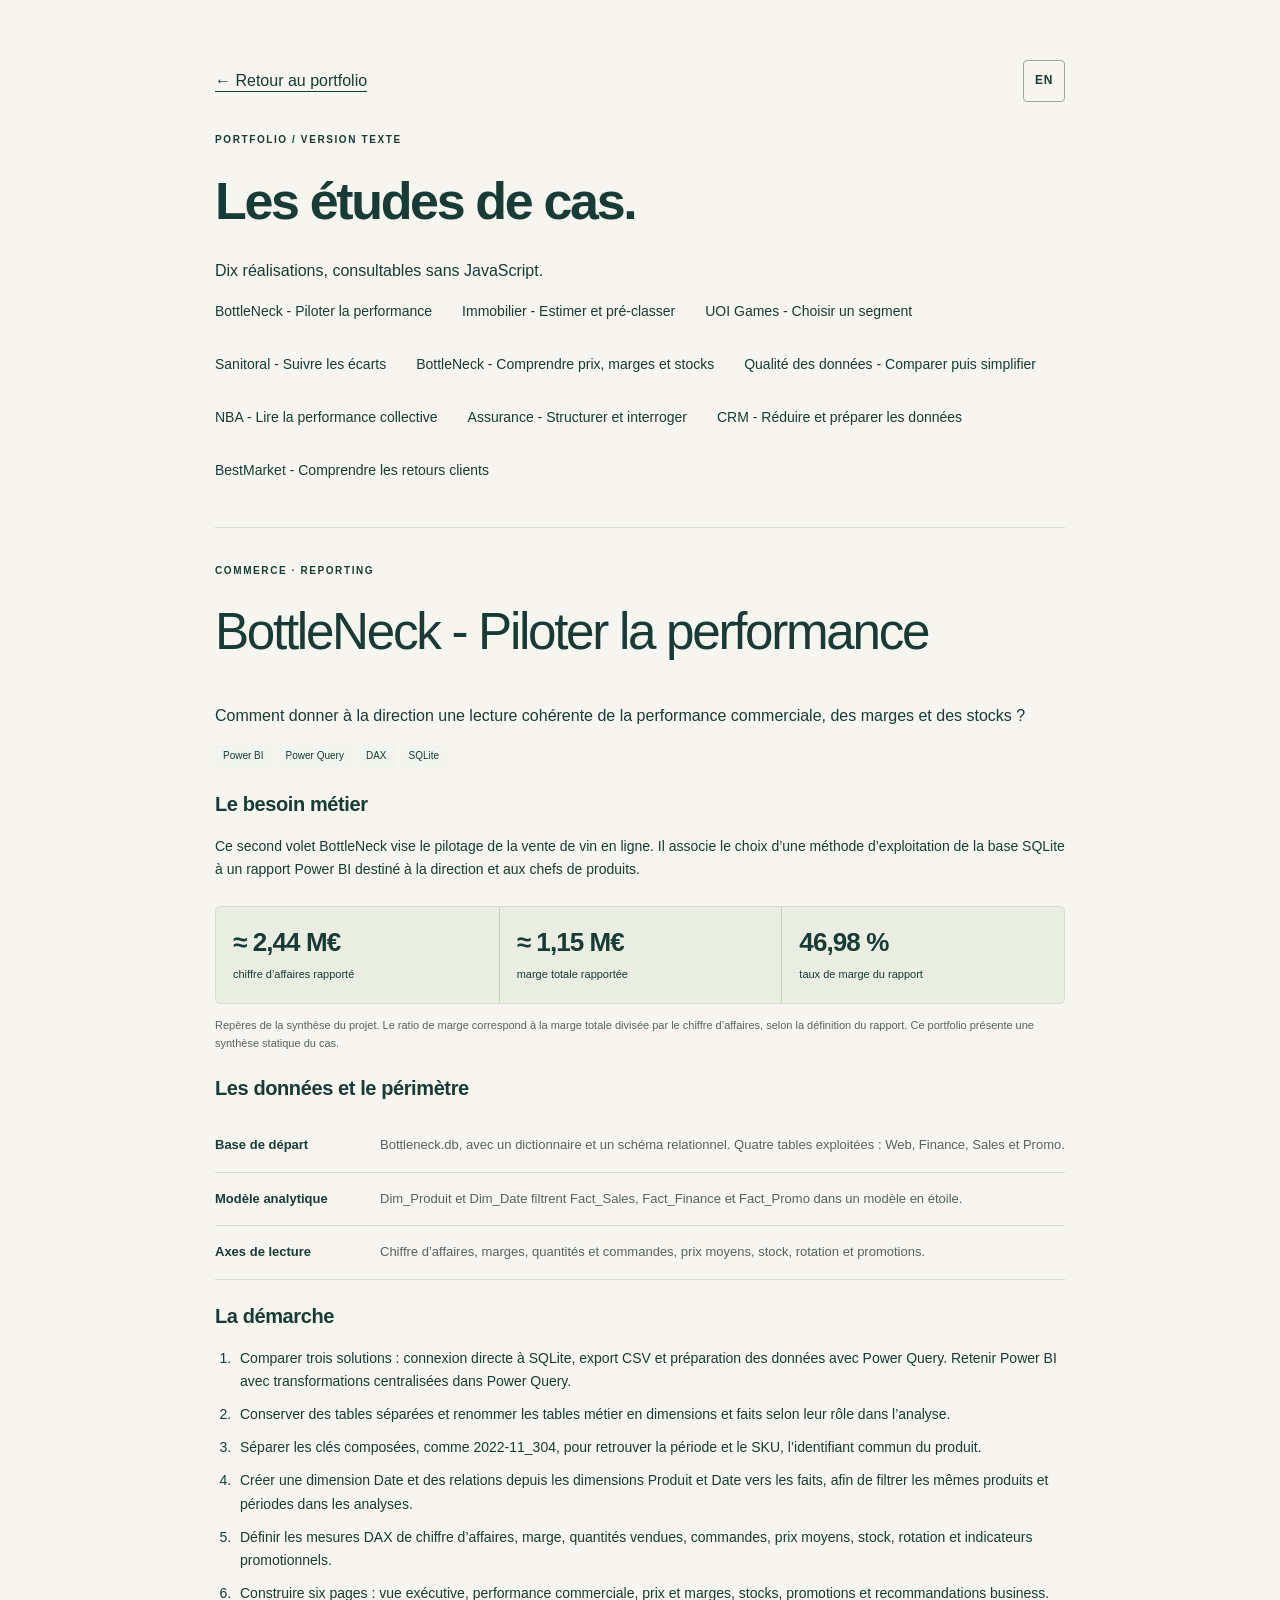
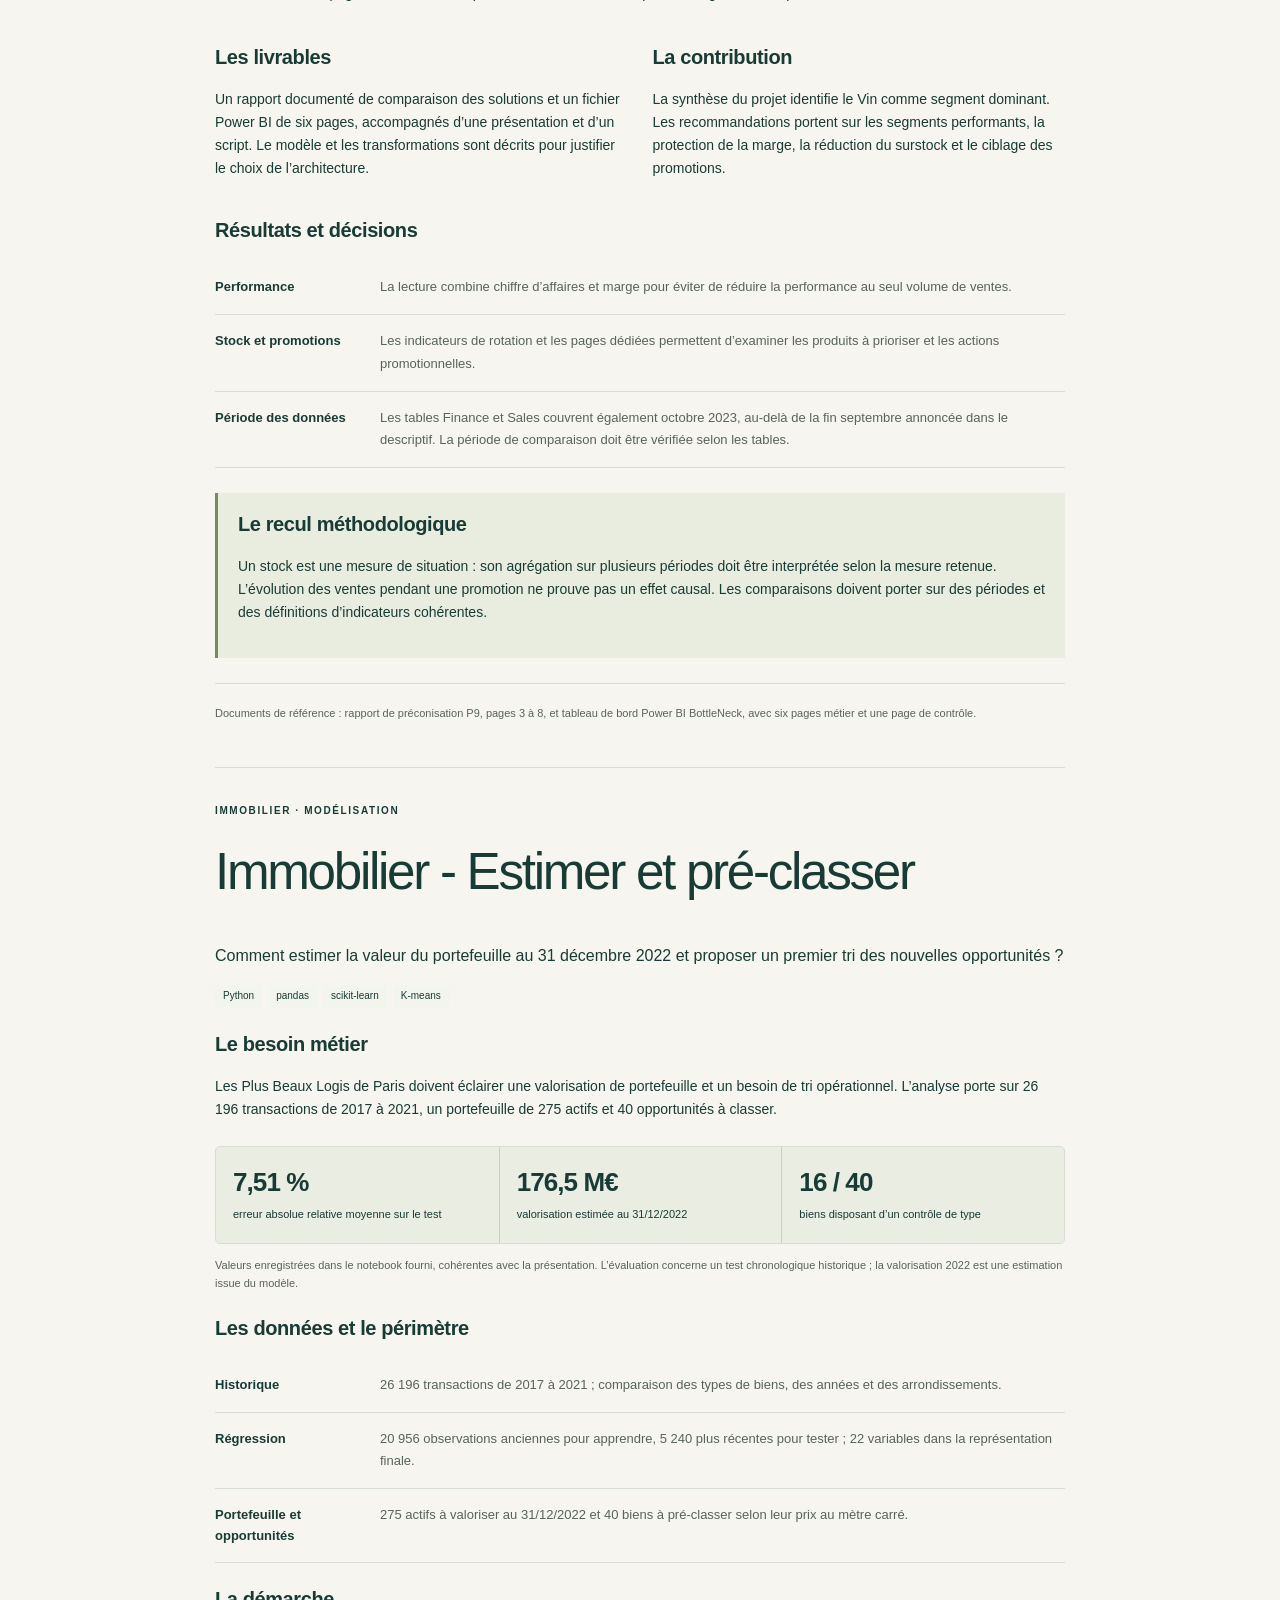
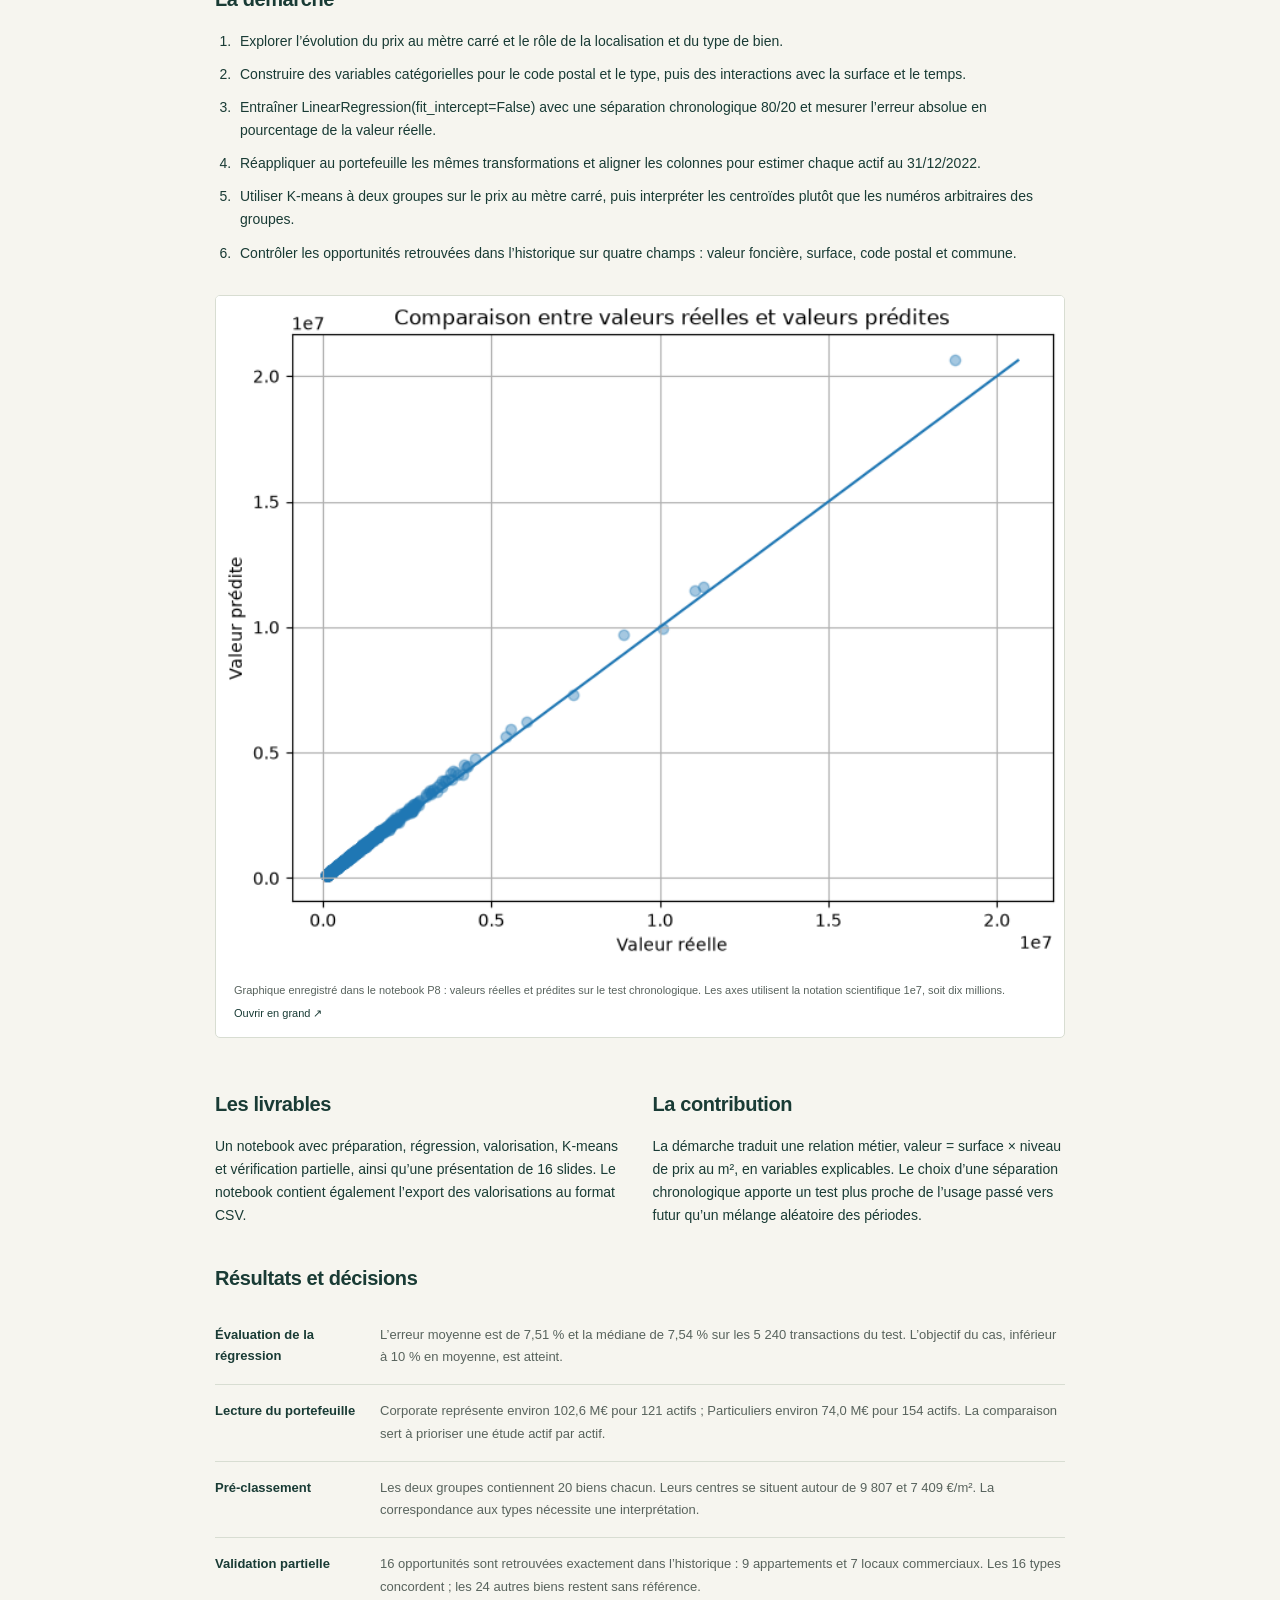
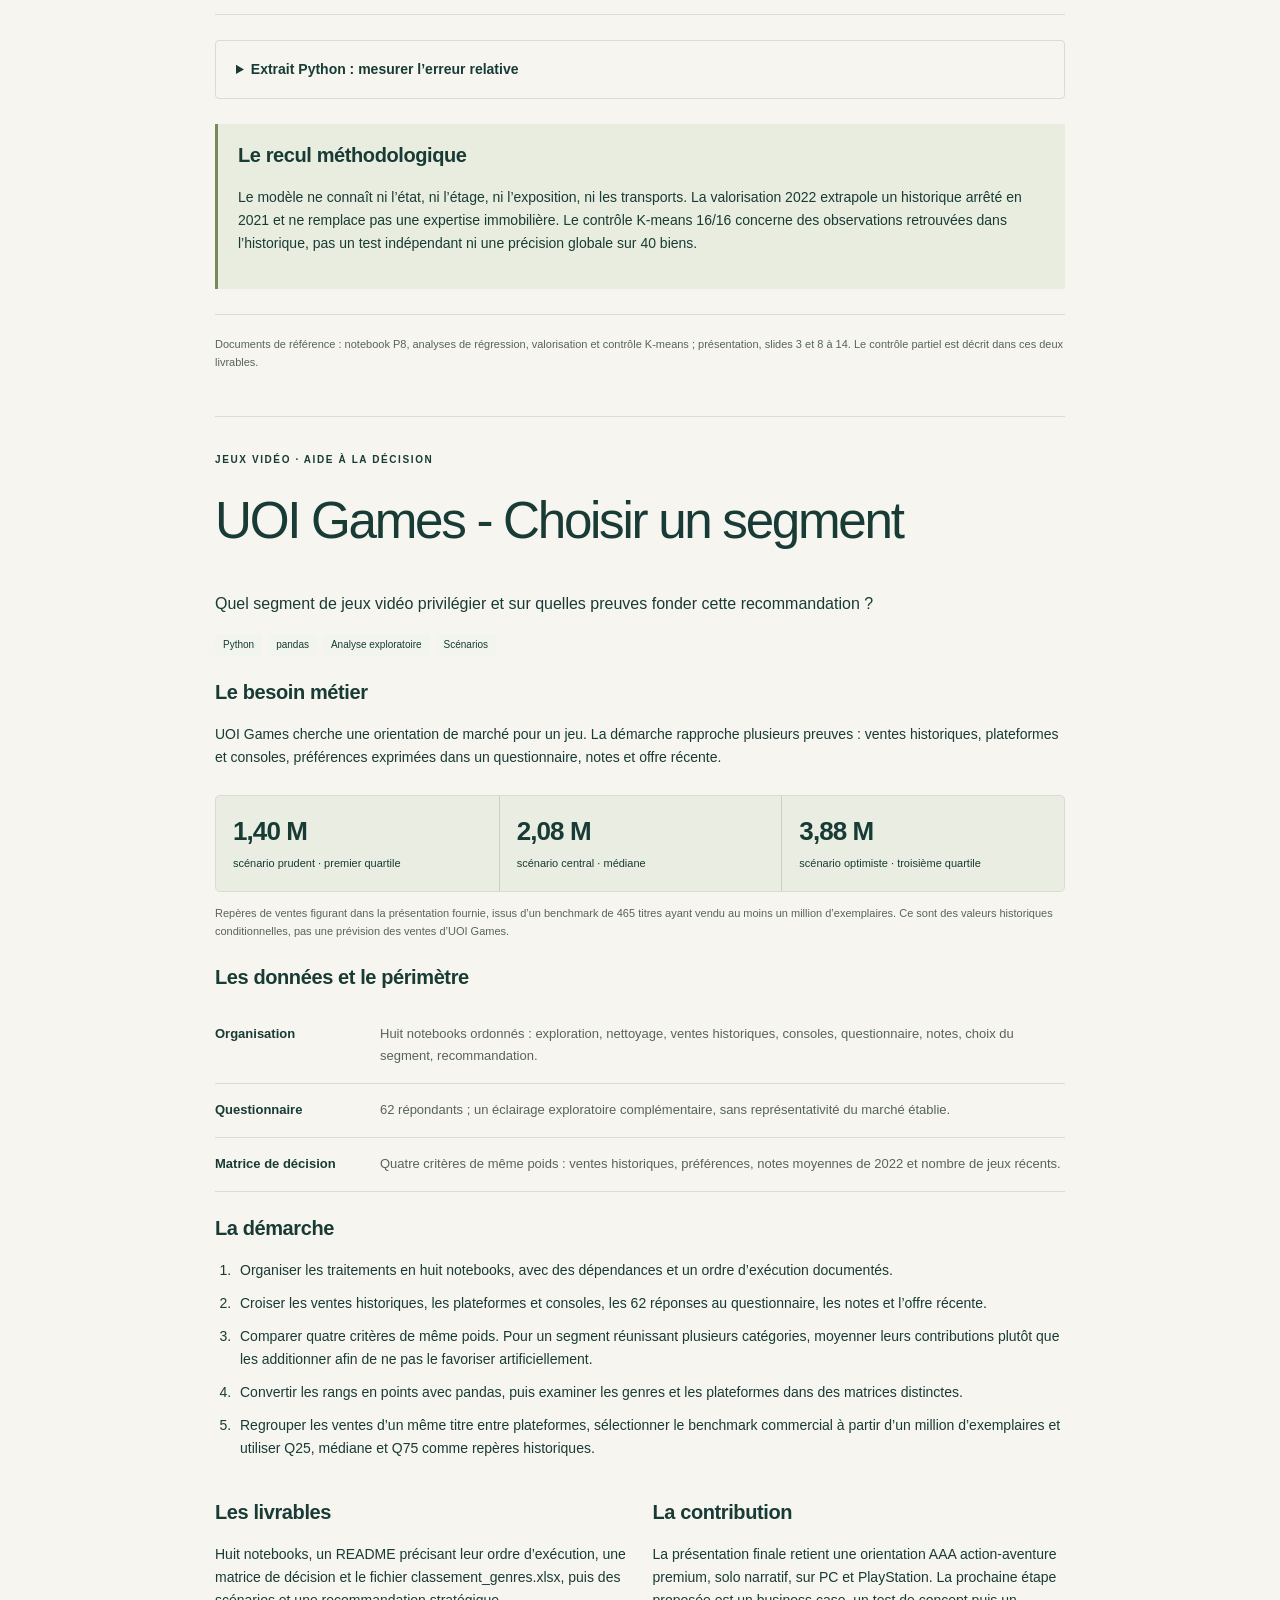
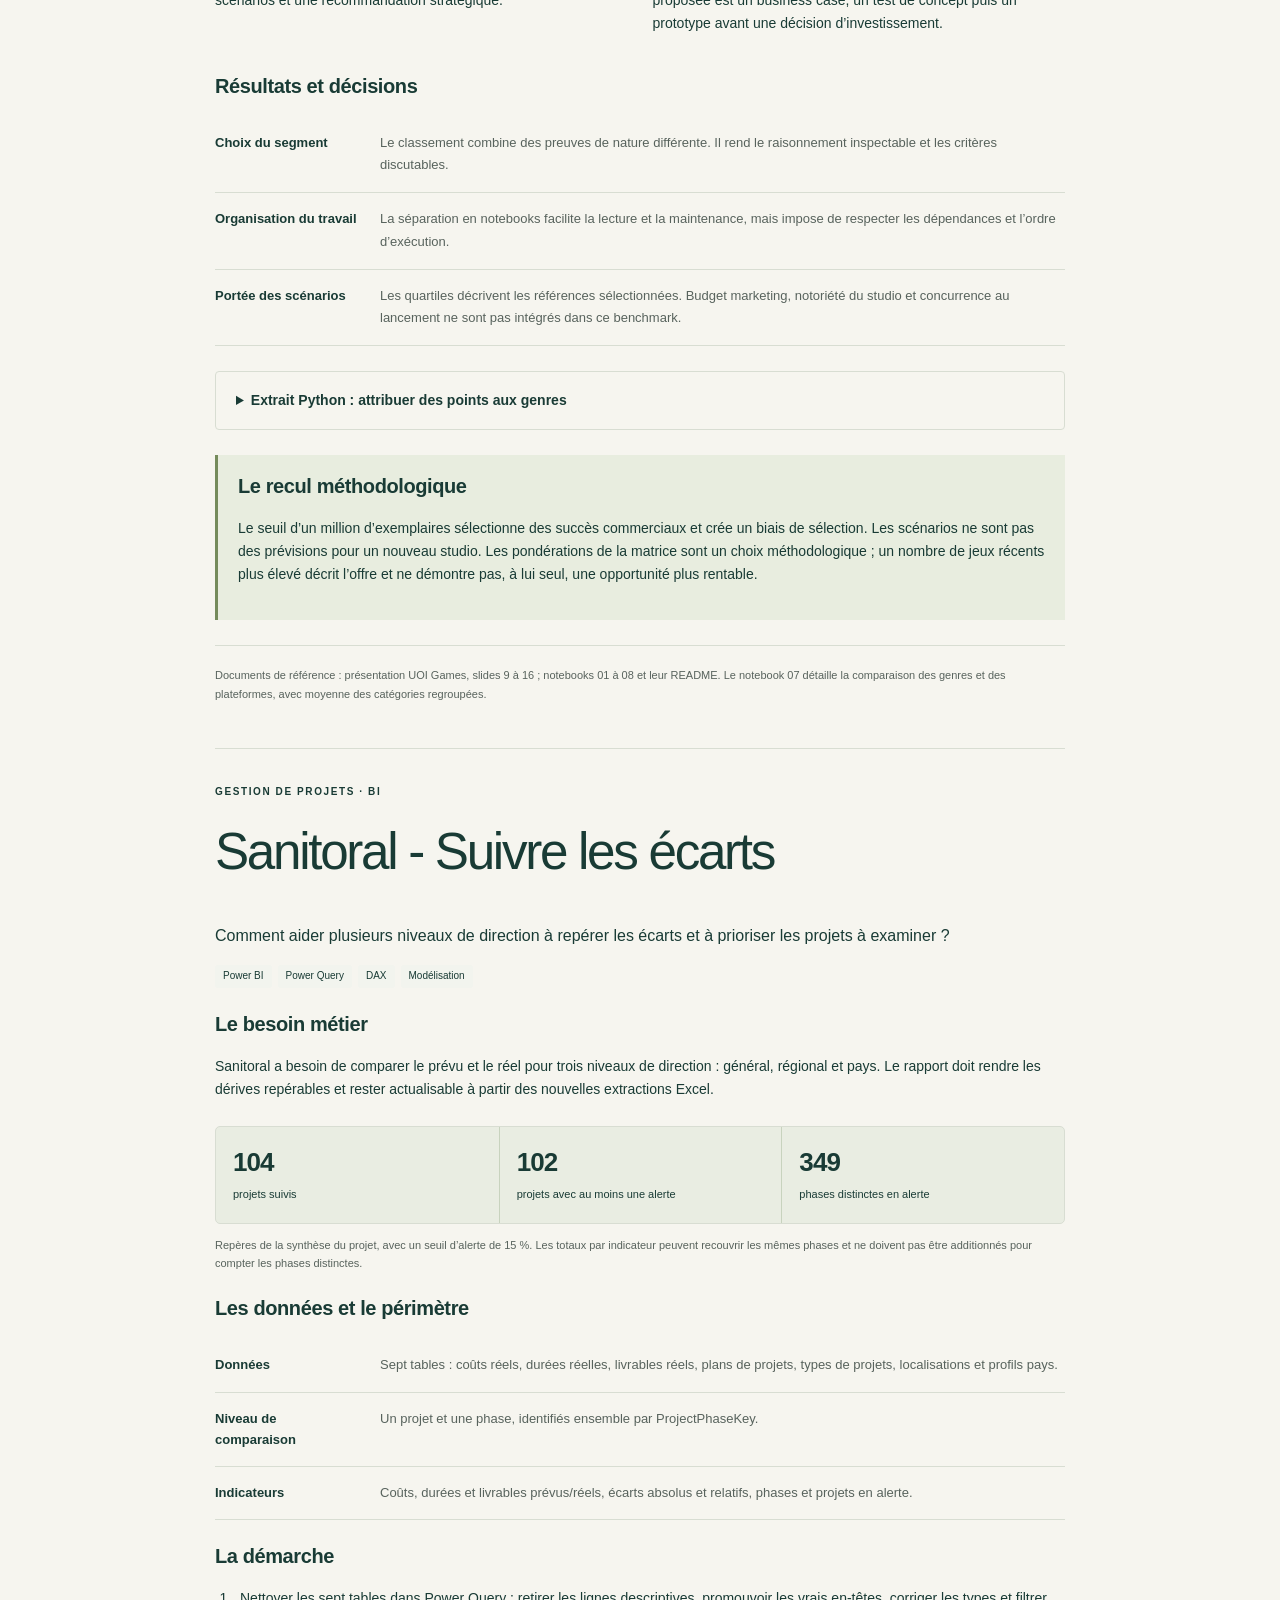
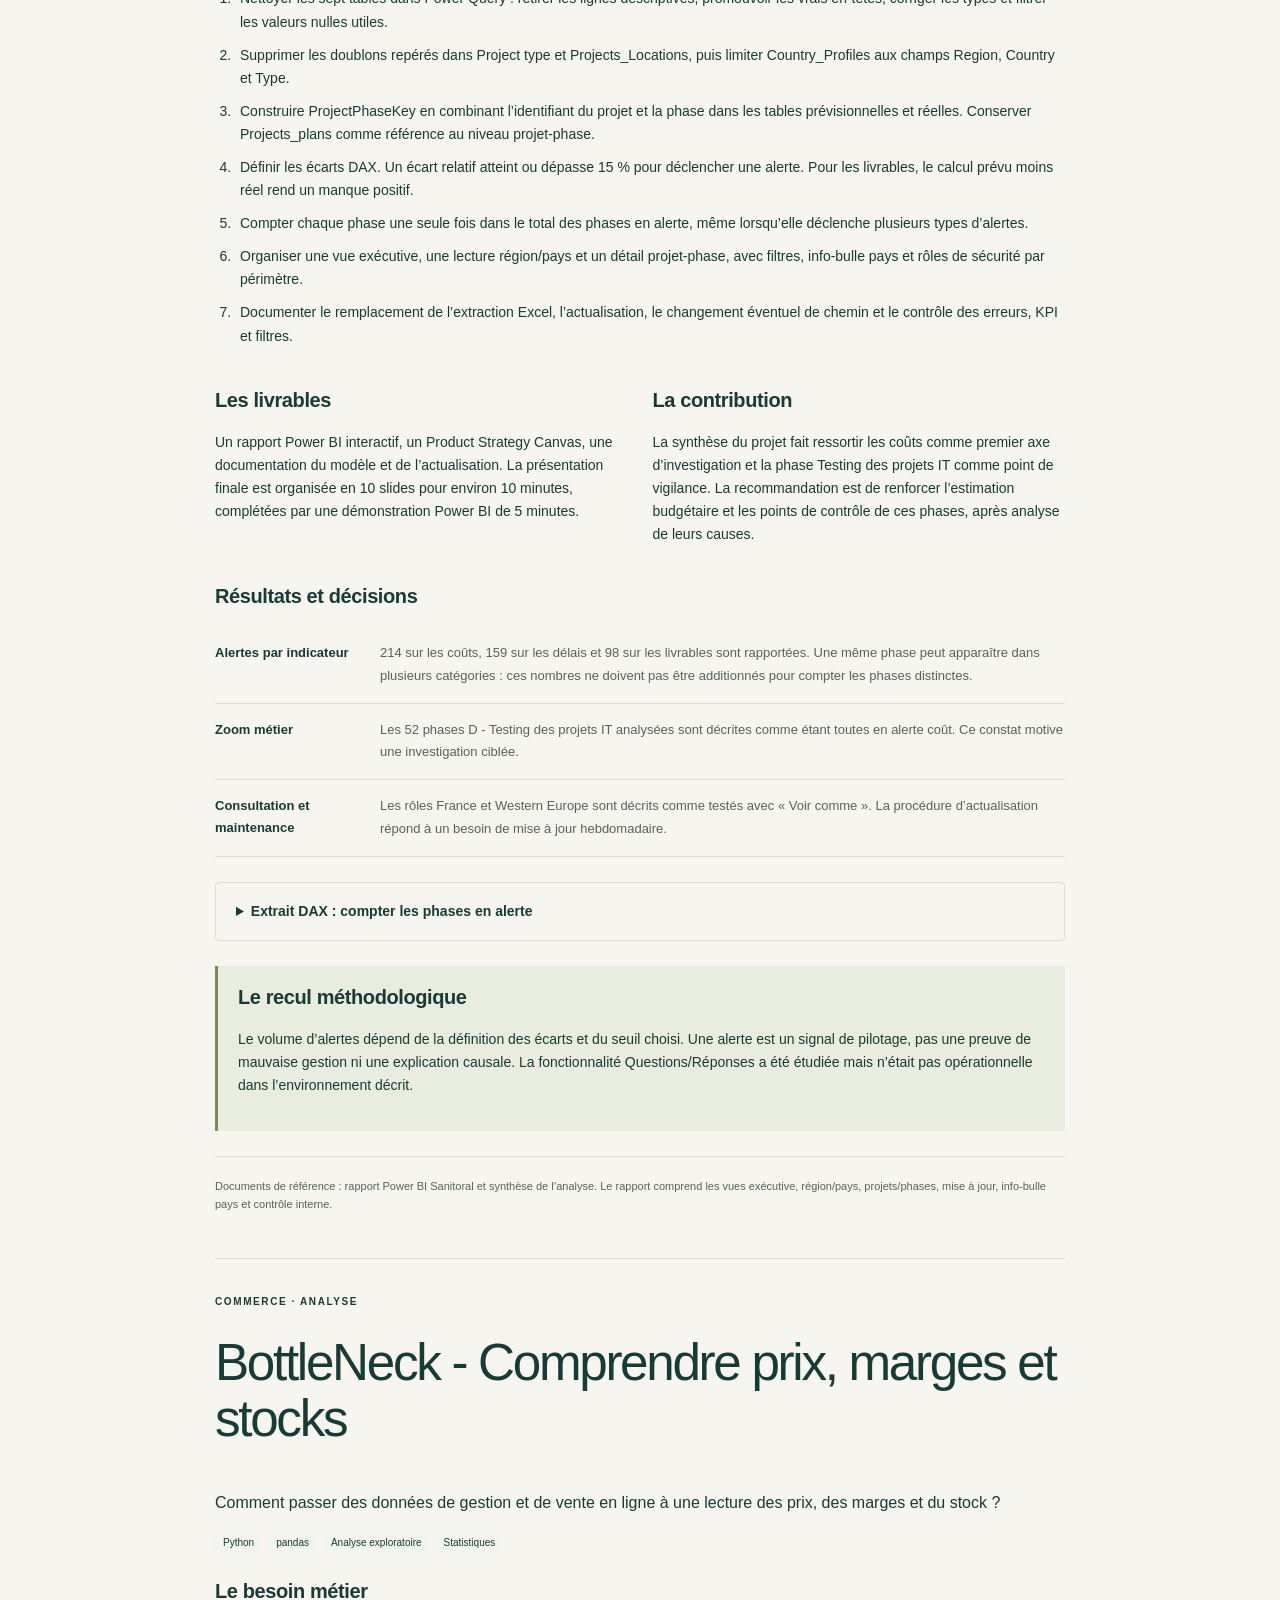
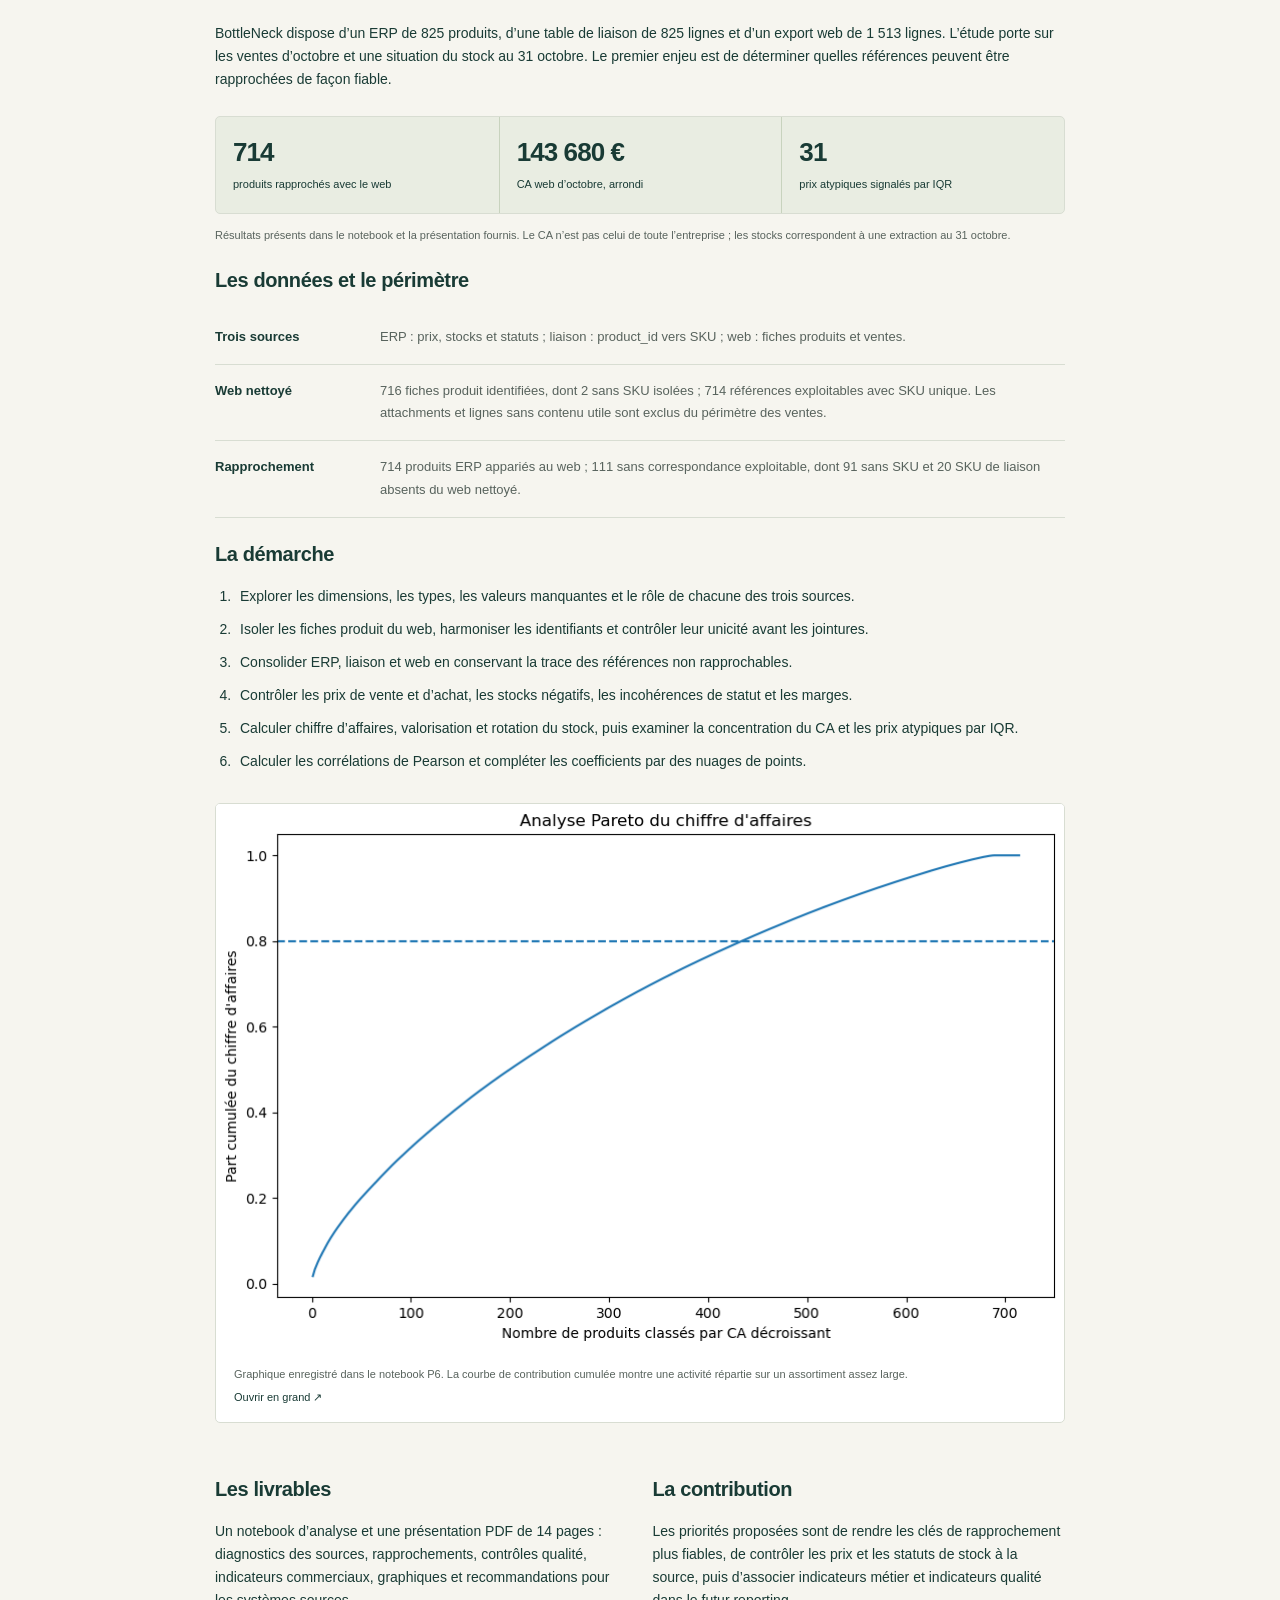
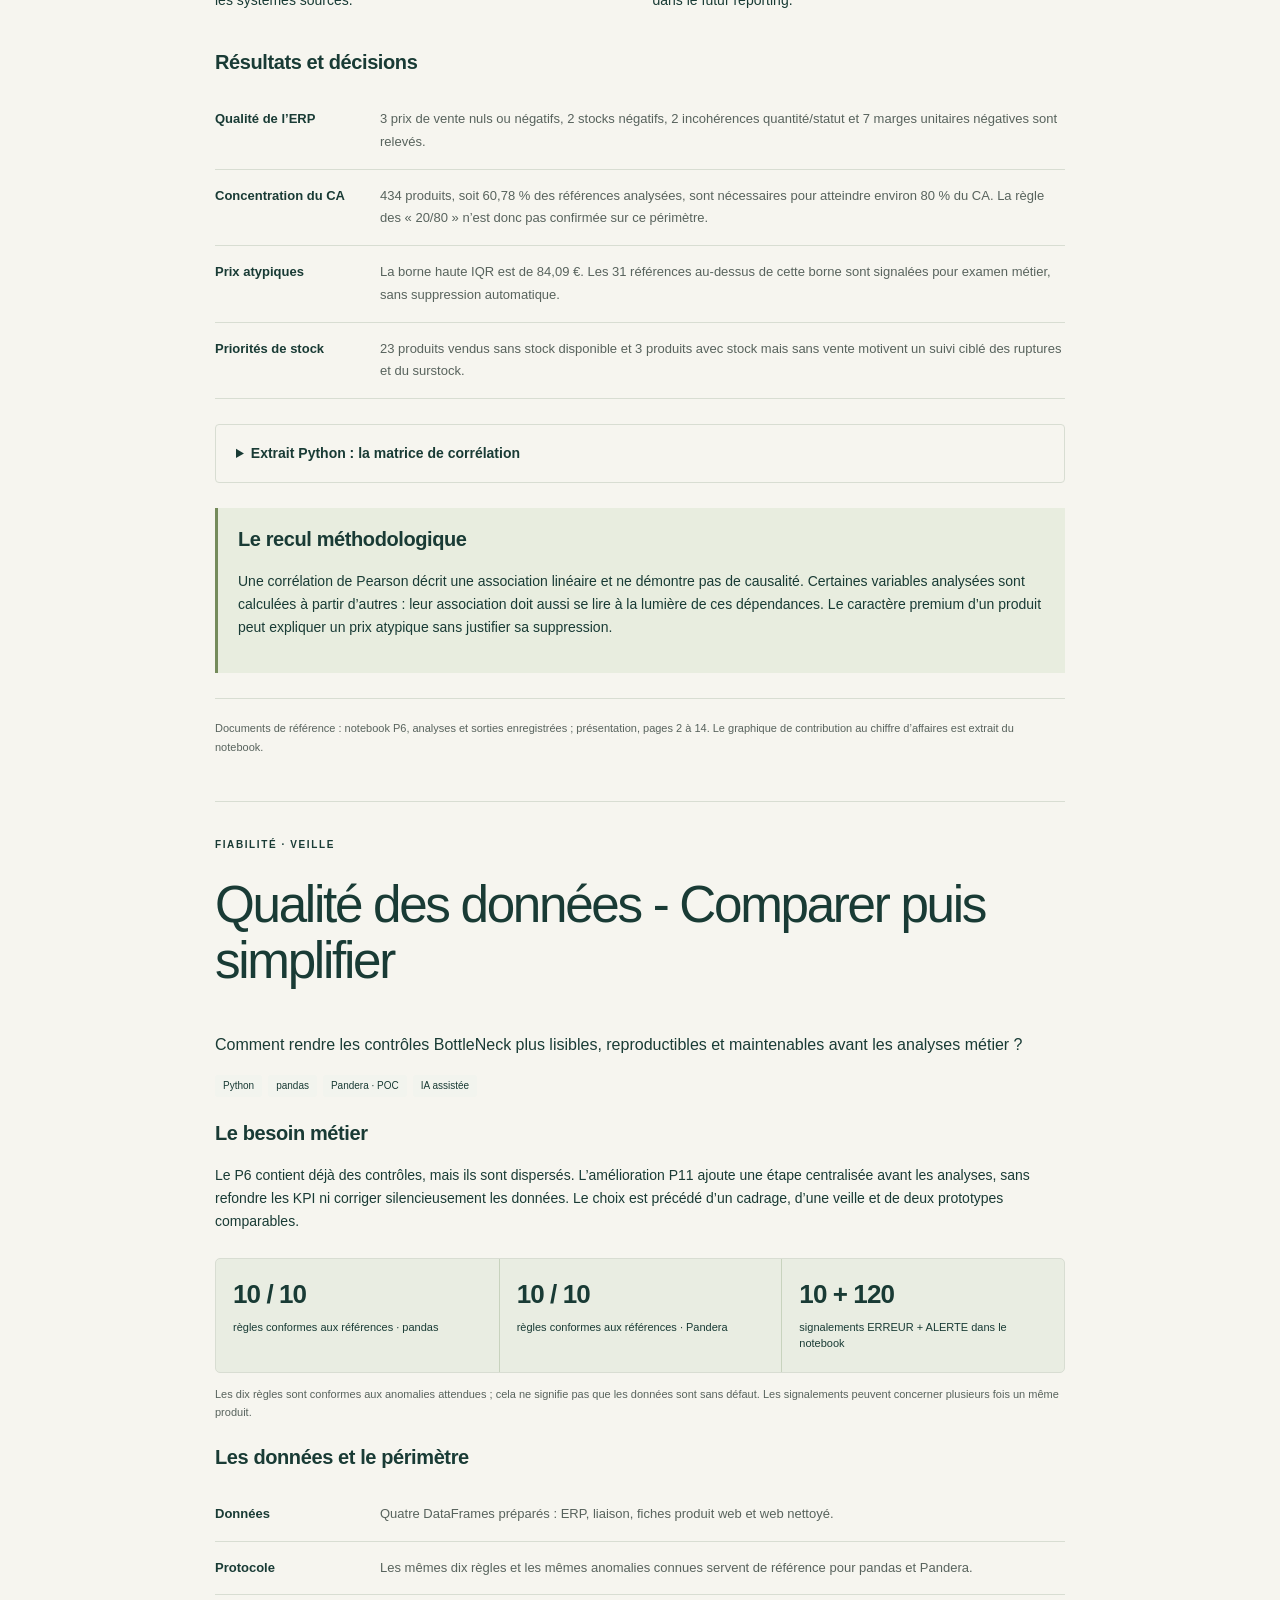
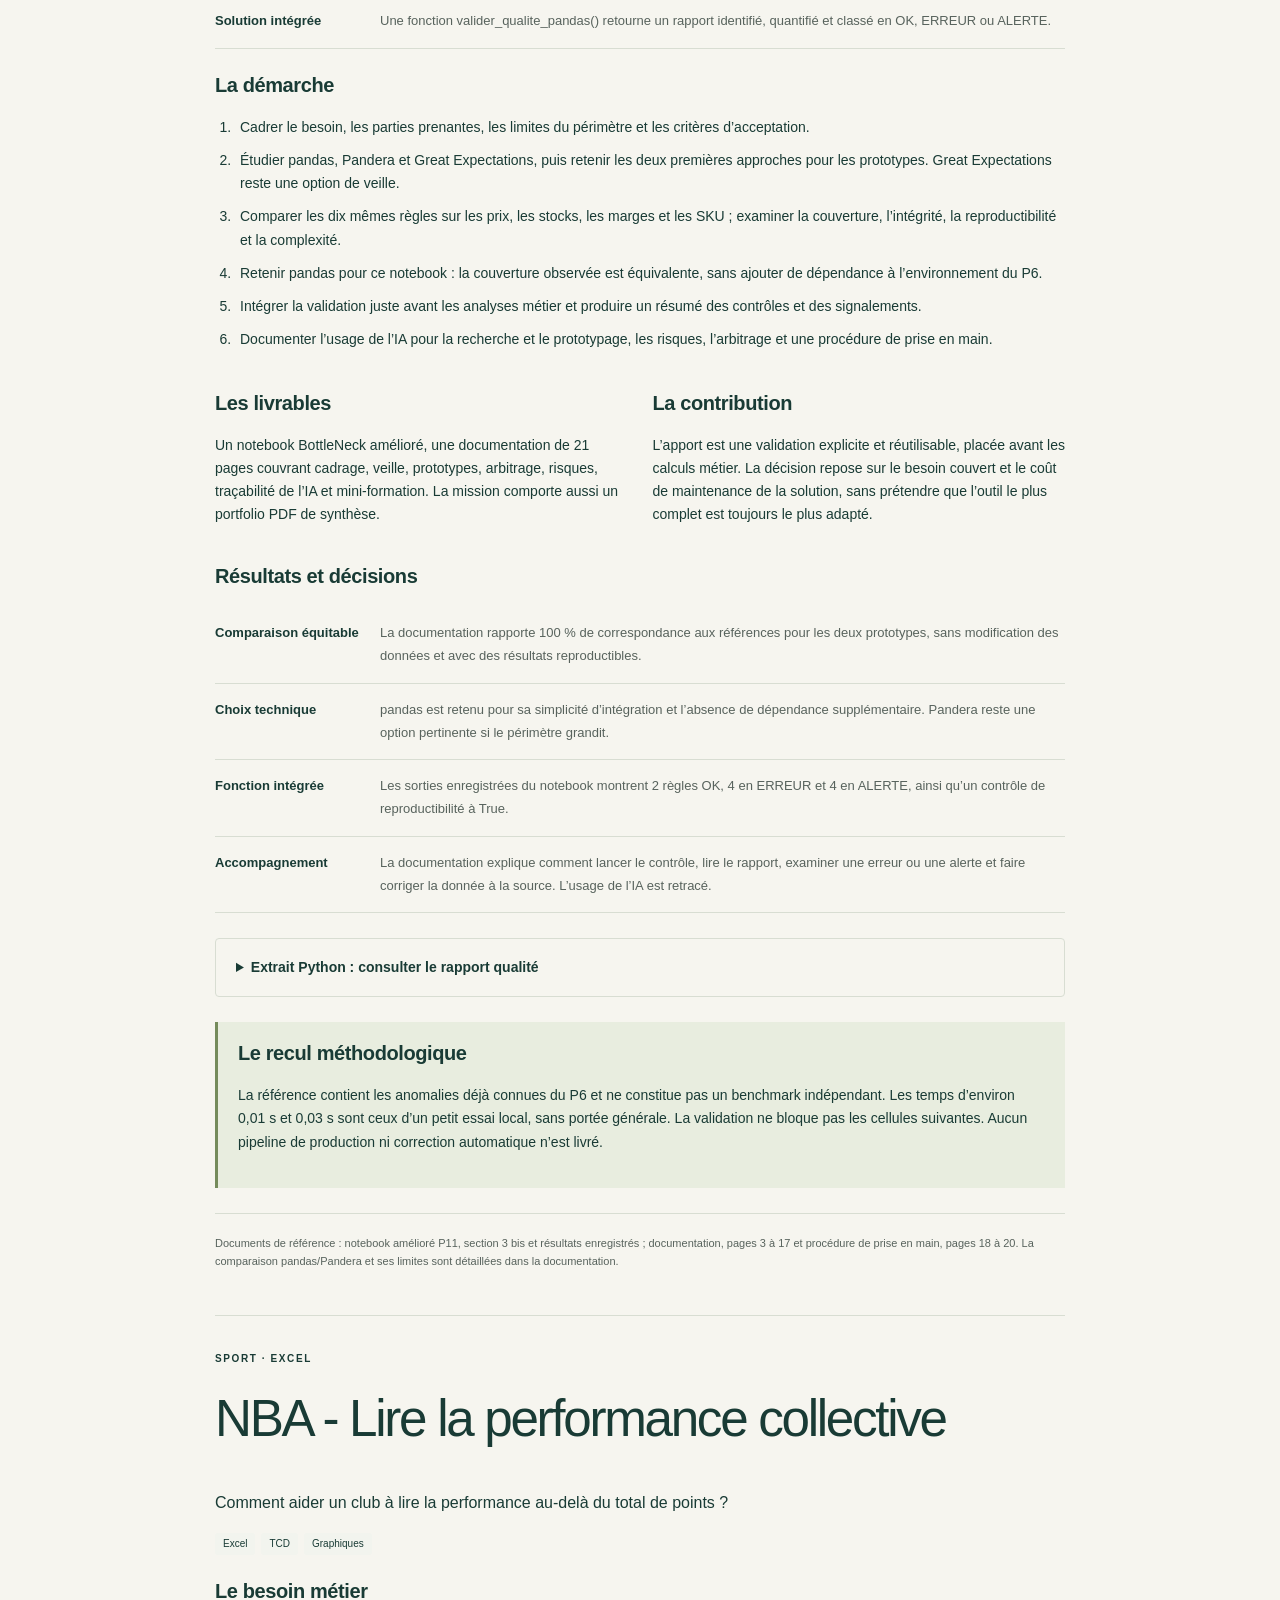
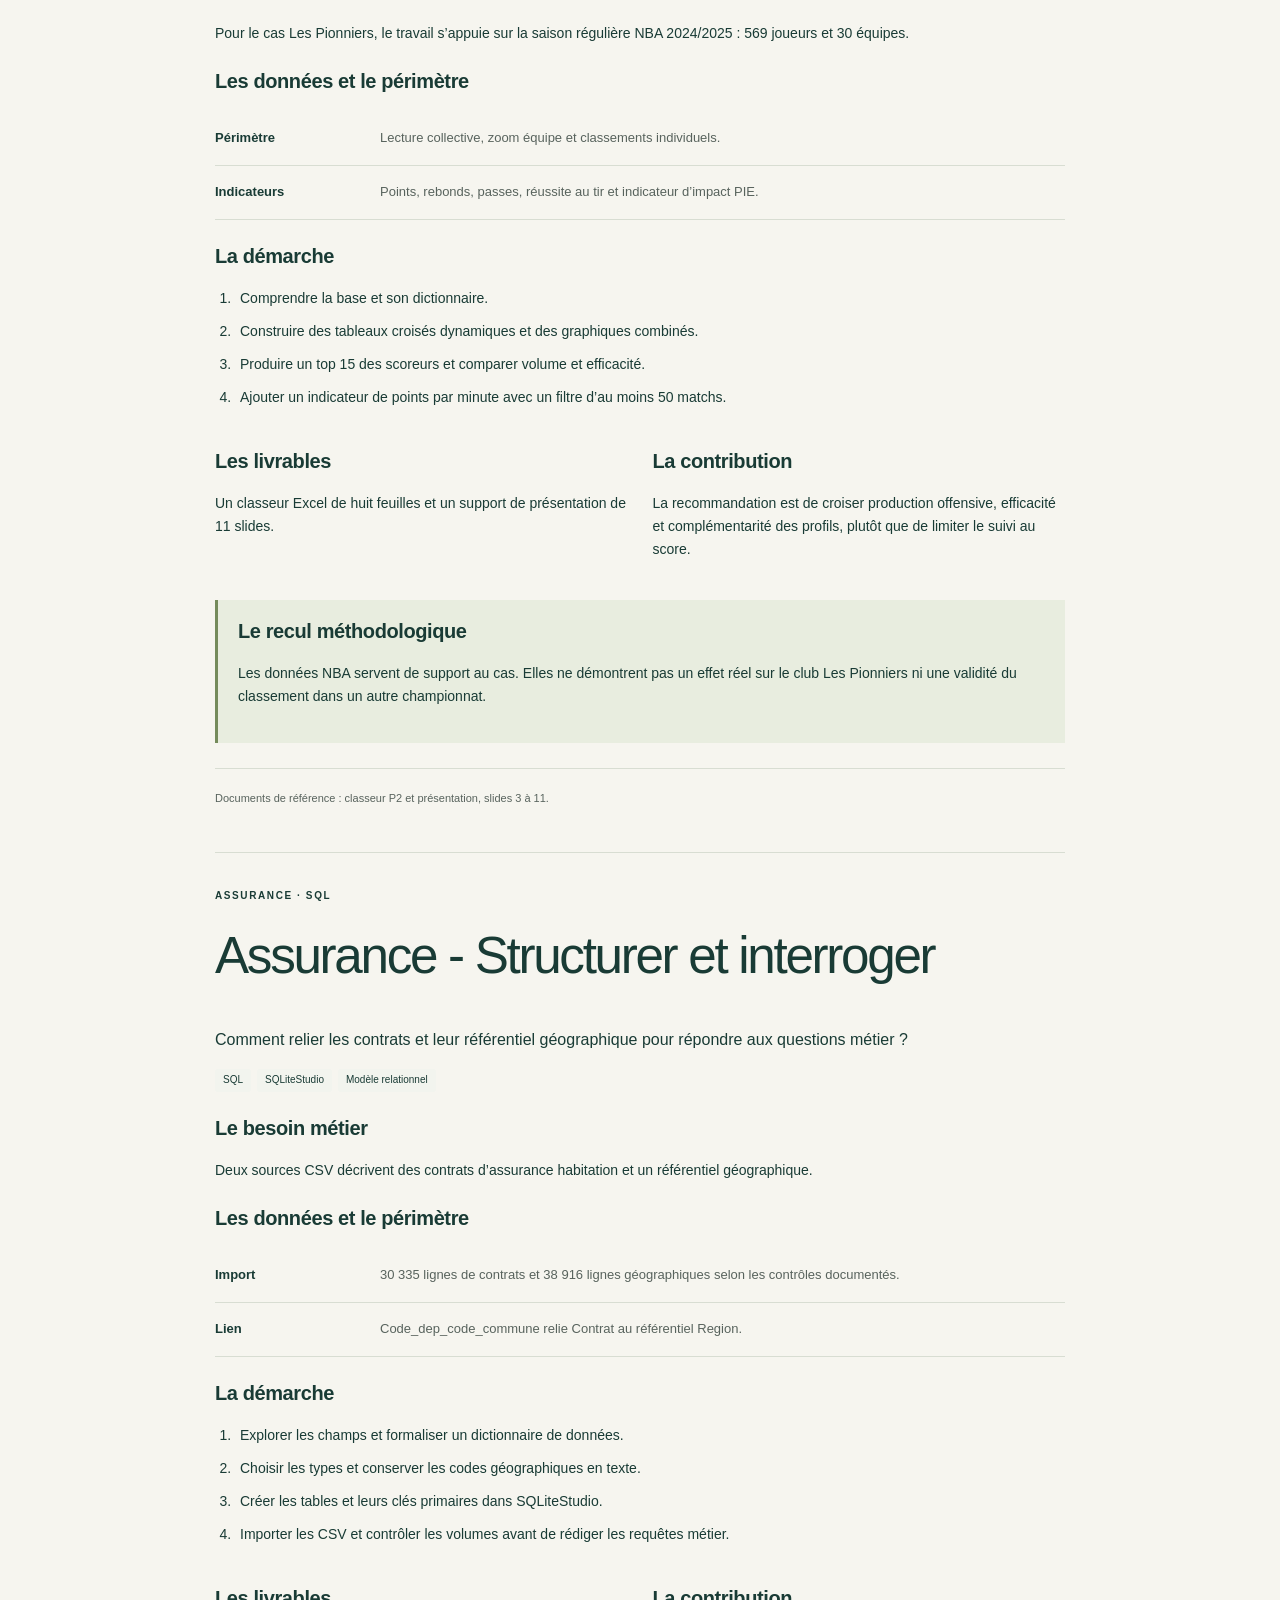
<file: projets.html>
<!doctype html><html lang="fr"><head><meta charset="utf-8"><meta name="viewport" content="width=device-width,initial-scale=1"><title>Bastien Altermatt · Études de cas</title><link rel="stylesheet" href="style.css"><link rel="icon" href="favicon.svg"><link rel="alternate" hreflang="en" href="projects.html"></head><body><main class="wrap text-page"><div class="text-page-toolbar"><a href="index.html#projets">← Retour au portfolio</a><a class="language-switch" lang="en" hreflang="en" href="projects.html" aria-label="Read this website in English">EN</a></div><p class="eyebrow">PORTFOLIO / VERSION TEXTE</p><h1>Les études de cas.</h1><p>Dix réalisations, consultables sans JavaScript.</p><nav aria-label="Projets" style="flex-wrap:wrap"><a href="#bottleneck-bi">BottleNeck - Piloter la performance</a><a href="#immobilier">Immobilier - Estimer et pré-classer</a><a href="#uoi-games">UOI Games - Choisir un segment</a><a href="#pilotage-projets">Sanitoral - Suivre les écarts</a><a href="#bottleneck-analyse">BottleNeck - Comprendre prix, marges et stocks</a><a href="#qualite-ia">Qualité des données - Comparer puis simplifier</a><a href="#nba-excel">NBA - Lire la performance collective</a><a href="#assurance-sql">Assurance - Structurer et interroger</a><a href="#crm-minimisation">CRM - Réduire et préparer les données</a><a href="#bestmarket-sql">BestMarket - Comprendre les retours clients</a></nav><article id="bottleneck-bi"><p class="eyebrow">COMMERCE · REPORTING</p><h2 id="title-bottleneck-bi">BottleNeck - Piloter la performance</h2><p class="lead">Comment donner à la direction une lecture cohérente de la performance commerciale, des marges et des stocks ?</p><div class="tags"><span>Power BI</span><span>Power Query</span><span>DAX</span><span>SQLite</span></div>
 <section class="case-section"><h3>Le besoin métier</h3><p>Ce second volet BottleNeck vise le pilotage de la vente de vin en ligne. Il associe le choix d’une méthode d’exploitation de la base SQLite à un rapport Power BI destiné à la direction et aux chefs de produits.</p></section>
 <section class="case-section" aria-label="Repères de l’étude"><div class="case-metrics"><div><strong>≈ 2,44 M€</strong><span>chiffre d’affaires rapporté</span></div><div><strong>≈ 1,15 M€</strong><span>marge totale rapportée</span></div><div><strong>46,98 %</strong><span>taux de marge du rapport</span></div></div><p class="metric-note">Repères de la synthèse du projet. Le ratio de marge correspond à la marge totale divisée par le chiffre d’affaires, selon la définition du rapport. Ce portfolio présente une synthèse statique du cas.</p></section>
 <section class="case-section"><h3>Les données et le périmètre</h3><dl class="fact-list"><div><dt>Base de départ</dt><dd>Bottleneck.db, avec un dictionnaire et un schéma relationnel. Quatre tables exploitées : Web, Finance, Sales et Promo.</dd></div><div><dt>Modèle analytique</dt><dd>Dim_Produit et Dim_Date filtrent Fact_Sales, Fact_Finance et Fact_Promo dans un modèle en étoile.</dd></div><div><dt>Axes de lecture</dt><dd>Chiffre d’affaires, marges, quantités et commandes, prix moyens, stock, rotation et promotions.</dd></div></dl></section>
 <section class="case-section"><h3>La démarche</h3><ol class="case-method"><li>Comparer trois solutions : connexion directe à SQLite, export CSV et préparation des données avec Power Query. Retenir Power BI avec transformations centralisées dans Power Query.</li><li>Conserver des tables séparées et renommer les tables métier en dimensions et faits selon leur rôle dans l’analyse.</li><li>Séparer les clés composées, comme 2022-11_304, pour retrouver la période et le SKU, l’identifiant commun du produit.</li><li>Créer une dimension Date et des relations depuis les dimensions Produit et Date vers les faits, afin de filtrer les mêmes produits et périodes dans les analyses.</li><li>Définir les mesures DAX de chiffre d’affaires, marge, quantités vendues, commandes, prix moyens, stock, rotation et indicateurs promotionnels.</li><li>Construire six pages : vue exécutive, performance commerciale, prix et marges, stocks, promotions et recommandations business.</li></ol></section>
 
 <div class="case-columns"><section class="case-section"><h3>Les livrables</h3><p>Un rapport documenté de comparaison des solutions et un fichier Power BI de six pages, accompagnés d’une présentation et d’un script. Le modèle et les transformations sont décrits pour justifier le choix de l’architecture.</p></section><section class="case-section"><h3>La contribution</h3><p>La synthèse du projet identifie le Vin comme segment dominant. Les recommandations portent sur les segments performants, la protection de la marge, la réduction du surstock et le ciblage des promotions.</p></section></div>
 <section class="case-section"><h3>Résultats et décisions</h3><dl class="fact-list"><div><dt>Performance</dt><dd>La lecture combine chiffre d’affaires et marge pour éviter de réduire la performance au seul volume de ventes.</dd></div><div><dt>Stock et promotions</dt><dd>Les indicateurs de rotation et les pages dédiées permettent d’examiner les produits à prioriser et les actions promotionnelles.</dd></div><div><dt>Période des données</dt><dd>Les tables Finance et Sales couvrent également octobre 2023, au-delà de la fin septembre annoncée dans le descriptif. La période de comparaison doit être vérifiée selon les tables.</dd></div></dl></section>
 
 <section class="case-section case-limit"><h3>Le recul méthodologique</h3><p>Un stock est une mesure de situation : son agrégation sur plusieurs périodes doit être interprétée selon la mesure retenue. L’évolution des ventes pendant une promotion ne prouve pas un effet causal. Les comparaisons doivent porter sur des périodes et des définitions d’indicateurs cohérentes.</p></section><p class="case-source">Documents de référence : rapport de préconisation P9, pages 3 à 8, et tableau de bord Power BI BottleNeck, avec six pages métier et une page de contrôle.</p></article><article id="immobilier"><p class="eyebrow">IMMOBILIER · MODÉLISATION</p><h2 id="title-immobilier">Immobilier - Estimer et pré-classer</h2><p class="lead">Comment estimer la valeur du portefeuille au 31 décembre 2022 et proposer un premier tri des nouvelles opportunités ?</p><div class="tags"><span>Python</span><span>pandas</span><span>scikit-learn</span><span>K-means</span></div>
 <section class="case-section"><h3>Le besoin métier</h3><p>Les Plus Beaux Logis de Paris doivent éclairer une valorisation de portefeuille et un besoin de tri opérationnel. L’analyse porte sur 26 196 transactions de 2017 à 2021, un portefeuille de 275 actifs et 40 opportunités à classer.</p></section>
 <section class="case-section" aria-label="Repères de l’étude"><div class="case-metrics"><div><strong>7,51 %</strong><span>erreur absolue relative moyenne sur le test</span></div><div><strong>176,5 M€</strong><span>valorisation estimée au 31/12/2022</span></div><div><strong>16 / 40</strong><span>biens disposant d’un contrôle de type</span></div></div><p class="metric-note">Valeurs enregistrées dans le notebook fourni, cohérentes avec la présentation. L’évaluation concerne un test chronologique historique ; la valorisation 2022 est une estimation issue du modèle.</p></section>
 <section class="case-section"><h3>Les données et le périmètre</h3><dl class="fact-list"><div><dt>Historique</dt><dd>26 196 transactions de 2017 à 2021 ; comparaison des types de biens, des années et des arrondissements.</dd></div><div><dt>Régression</dt><dd>20 956 observations anciennes pour apprendre, 5 240 plus récentes pour tester ; 22 variables dans la représentation finale.</dd></div><div><dt>Portefeuille et opportunités</dt><dd>275 actifs à valoriser au 31/12/2022 et 40 biens à pré-classer selon leur prix au mètre carré.</dd></div></dl></section>
 <section class="case-section"><h3>La démarche</h3><ol class="case-method"><li>Explorer l’évolution du prix au mètre carré et le rôle de la localisation et du type de bien.</li><li>Construire des variables catégorielles pour le code postal et le type, puis des interactions avec la surface et le temps.</li><li>Entraîner LinearRegression(fit_intercept=False) avec une séparation chronologique 80/20 et mesurer l’erreur absolue en pourcentage de la valeur réelle.</li><li>Réappliquer au portefeuille les mêmes transformations et aligner les colonnes pour estimer chaque actif au 31/12/2022.</li><li>Utiliser K-means à deux groupes sur le prix au mètre carré, puis interpréter les centroïdes plutôt que les numéros arbitraires des groupes.</li><li>Contrôler les opportunités retrouvées dans l’historique sur quatre champs : valeur foncière, surface, code postal et commune.</li></ol></section>
 <figure class="case-figure"><a href="assets/immobilier-regression.png" target="_blank" rel="noopener" aria-label="Ouvrir le graphique en grand, nouvel onglet"><img src="assets/immobilier-regression.png" alt="Nuage de points des valeurs immobilières réelles et prédites sur le test, avec diagonale de référence." loading="lazy"></a><figcaption>Graphique enregistré dans le notebook P8 : valeurs réelles et prédites sur le test chronologique. Les axes utilisent la notation scientifique 1e7, soit dix millions. <span>Ouvrir en grand ↗</span></figcaption></figure>
 <div class="case-columns"><section class="case-section"><h3>Les livrables</h3><p>Un notebook avec préparation, régression, valorisation, K-means et vérification partielle, ainsi qu’une présentation de 16 slides. Le notebook contient également l’export des valorisations au format CSV.</p></section><section class="case-section"><h3>La contribution</h3><p>La démarche traduit une relation métier, valeur = surface × niveau de prix au m², en variables explicables. Le choix d’une séparation chronologique apporte un test plus proche de l’usage passé vers futur qu’un mélange aléatoire des périodes.</p></section></div>
 <section class="case-section"><h3>Résultats et décisions</h3><dl class="fact-list"><div><dt>Évaluation de la régression</dt><dd>L’erreur moyenne est de 7,51 % et la médiane de 7,54 % sur les 5 240 transactions du test. L’objectif du cas, inférieur à 10 % en moyenne, est atteint.</dd></div><div><dt>Lecture du portefeuille</dt><dd>Corporate représente environ 102,6 M€ pour 121 actifs ; Particuliers environ 74,0 M€ pour 154 actifs. La comparaison sert à prioriser une étude actif par actif.</dd></div><div><dt>Pré-classement</dt><dd>Les deux groupes contiennent 20 biens chacun. Leurs centres se situent autour de 9 807 et 7 409 €/m². La correspondance aux types nécessite une interprétation.</dd></div><div><dt>Validation partielle</dt><dd>16 opportunités sont retrouvées exactement dans l’historique : 9 appartements et 7 locaux commerciaux. Les 16 types concordent ; les 24 autres biens restent sans référence.</dd></div></dl></section>
 <details class="technical"><summary>Extrait Python : mesurer l’erreur relative</summary><p class="eyebrow">Python · extrait du notebook P8</p><pre tabindex="0" aria-label="Extrait de code"><code>modele_regression = LinearRegression(fit_intercept=False)
modele_regression.fit(X_train, y_train)
y_pred = modele_regression.predict(X_test)

resultats_test[&quot;erreur_pourcentage&quot;] = (
    resultats_test[&quot;erreur_absolue&quot;]
    / resultats_test[&quot;valeur_reelle&quot;]
) * 100

erreur_moyenne = resultats_test[&quot;erreur_pourcentage&quot;].mean()</code></pre><p>L’erreur absolue est divisée par la valeur réelle de chaque bien, puis moyennée. La métrique mesure une erreur de valeur et ne doit pas être présentée comme une précision de classification.</p></details>
 <section class="case-section case-limit"><h3>Le recul méthodologique</h3><p>Le modèle ne connaît ni l’état, ni l’étage, ni l’exposition, ni les transports. La valorisation 2022 extrapole un historique arrêté en 2021 et ne remplace pas une expertise immobilière. Le contrôle K-means 16/16 concerne des observations retrouvées dans l’historique, pas un test indépendant ni une précision globale sur 40 biens.</p></section><p class="case-source">Documents de référence : notebook P8, analyses de régression, valorisation et contrôle K-means ; présentation, slides 3 et 8 à 14. Le contrôle partiel est décrit dans ces deux livrables.</p></article><article id="uoi-games"><p class="eyebrow">JEUX VIDÉO · AIDE À LA DÉCISION</p><h2 id="title-uoi-games">UOI Games - Choisir un segment</h2><p class="lead">Quel segment de jeux vidéo privilégier et sur quelles preuves fonder cette recommandation ?</p><div class="tags"><span>Python</span><span>pandas</span><span>Analyse exploratoire</span><span>Scénarios</span></div>
 <section class="case-section"><h3>Le besoin métier</h3><p>UOI Games cherche une orientation de marché pour un jeu. La démarche rapproche plusieurs preuves : ventes historiques, plateformes et consoles, préférences exprimées dans un questionnaire, notes et offre récente.</p></section>
 <section class="case-section" aria-label="Repères de l’étude"><div class="case-metrics"><div><strong>1,40 M</strong><span>scénario prudent · premier quartile</span></div><div><strong>2,08 M</strong><span>scénario central · médiane</span></div><div><strong>3,88 M</strong><span>scénario optimiste · troisième quartile</span></div></div><p class="metric-note">Repères de ventes figurant dans la présentation fournie, issus d’un benchmark de 465 titres ayant vendu au moins un million d’exemplaires. Ce sont des valeurs historiques conditionnelles, pas une prévision des ventes d’UOI Games.</p></section>
 <section class="case-section"><h3>Les données et le périmètre</h3><dl class="fact-list"><div><dt>Organisation</dt><dd>Huit notebooks ordonnés : exploration, nettoyage, ventes historiques, consoles, questionnaire, notes, choix du segment, recommandation.</dd></div><div><dt>Questionnaire</dt><dd>62 répondants ; un éclairage exploratoire complémentaire, sans représentativité du marché établie.</dd></div><div><dt>Matrice de décision</dt><dd>Quatre critères de même poids : ventes historiques, préférences, notes moyennes de 2022 et nombre de jeux récents.</dd></div></dl></section>
 <section class="case-section"><h3>La démarche</h3><ol class="case-method"><li>Organiser les traitements en huit notebooks, avec des dépendances et un ordre d’exécution documentés.</li><li>Croiser les ventes historiques, les plateformes et consoles, les 62 réponses au questionnaire, les notes et l’offre récente.</li><li>Comparer quatre critères de même poids. Pour un segment réunissant plusieurs catégories, moyenner leurs contributions plutôt que les additionner afin de ne pas le favoriser artificiellement.</li><li>Convertir les rangs en points avec pandas, puis examiner les genres et les plateformes dans des matrices distinctes.</li><li>Regrouper les ventes d’un même titre entre plateformes, sélectionner le benchmark commercial à partir d’un million d’exemplaires et utiliser Q25, médiane et Q75 comme repères historiques.</li></ol></section>
 
 <div class="case-columns"><section class="case-section"><h3>Les livrables</h3><p>Huit notebooks, un README précisant leur ordre d’exécution, une matrice de décision et le fichier classement_genres.xlsx, puis des scénarios et une recommandation stratégique.</p></section><section class="case-section"><h3>La contribution</h3><p>La présentation finale retient une orientation AAA action-aventure premium, solo narratif, sur PC et PlayStation. La prochaine étape proposée est un business case, un test de concept puis un prototype avant une décision d’investissement.</p></section></div>
 <section class="case-section"><h3>Résultats et décisions</h3><dl class="fact-list"><div><dt>Choix du segment</dt><dd>Le classement combine des preuves de nature différente. Il rend le raisonnement inspectable et les critères discutables.</dd></div><div><dt>Organisation du travail</dt><dd>La séparation en notebooks facilite la lecture et la maintenance, mais impose de respecter les dépendances et l’ordre d’exécution.</dd></div><div><dt>Portée des scénarios</dt><dd>Les quartiles décrivent les références sélectionnées. Budget marketing, notoriété du studio et concurrence au lancement ne sont pas intégrés dans ce benchmark.</dd></div></dl></section>
 <details class="technical"><summary>Extrait Python : attribuer des points aux genres</summary><p class="eyebrow">Python · notebook 07, comparaison des genres</p><pre tabindex="0" aria-label="Extrait de code"><code>nombre_genres = len(matrice_genres)

for colonne, colonne_points in criteres_genres.items():
    rang = matrice_genres[colonne].rank(
        method=&quot;min&quot;, ascending=False
    )
    matrice_genres[colonne_points] = nombre_genres + 1 - rang

matrice_genres[&quot;score_total&quot;] = matrice_genres[
    list(criteres_genres.values())
].sum(axis=1)

matrice_genres = matrice_genres.sort_values(
    &quot;score_total&quot;, ascending=False
).reset_index(drop=True)</code></pre><p>La boucle classe chaque critère séparément. Les points sont ensuite additionnés sans pondération supplémentaire. En cas d’égalité, method=&quot;min&quot; donne aux ex æquo le meilleur rang commun.</p></details>
 <section class="case-section case-limit"><h3>Le recul méthodologique</h3><p>Le seuil d’un million d’exemplaires sélectionne des succès commerciaux et crée un biais de sélection. Les scénarios ne sont pas des prévisions pour un nouveau studio. Les pondérations de la matrice sont un choix méthodologique ; un nombre de jeux récents plus élevé décrit l’offre et ne démontre pas, à lui seul, une opportunité plus rentable.</p></section><p class="case-source">Documents de référence : présentation UOI Games, slides 9 à 16 ; notebooks 01 à 08 et leur README. Le notebook 07 détaille la comparaison des genres et des plateformes, avec moyenne des catégories regroupées.</p></article><article id="pilotage-projets"><p class="eyebrow">GESTION DE PROJETS · BI</p><h2 id="title-pilotage-projets">Sanitoral - Suivre les écarts</h2><p class="lead">Comment aider plusieurs niveaux de direction à repérer les écarts et à prioriser les projets à examiner ?</p><div class="tags"><span>Power BI</span><span>Power Query</span><span>DAX</span><span>Modélisation</span></div>
 <section class="case-section"><h3>Le besoin métier</h3><p>Sanitoral a besoin de comparer le prévu et le réel pour trois niveaux de direction : général, régional et pays. Le rapport doit rendre les dérives repérables et rester actualisable à partir des nouvelles extractions Excel.</p></section>
 <section class="case-section" aria-label="Repères de l’étude"><div class="case-metrics"><div><strong>104</strong><span>projets suivis</span></div><div><strong>102</strong><span>projets avec au moins une alerte</span></div><div><strong>349</strong><span>phases distinctes en alerte</span></div></div><p class="metric-note">Repères de la synthèse du projet, avec un seuil d’alerte de 15 %. Les totaux par indicateur peuvent recouvrir les mêmes phases et ne doivent pas être additionnés pour compter les phases distinctes.</p></section>
 <section class="case-section"><h3>Les données et le périmètre</h3><dl class="fact-list"><div><dt>Données</dt><dd>Sept tables : coûts réels, durées réelles, livrables réels, plans de projets, types de projets, localisations et profils pays.</dd></div><div><dt>Niveau de comparaison</dt><dd>Un projet et une phase, identifiés ensemble par ProjectPhaseKey.</dd></div><div><dt>Indicateurs</dt><dd>Coûts, durées et livrables prévus/réels, écarts absolus et relatifs, phases et projets en alerte.</dd></div></dl></section>
 <section class="case-section"><h3>La démarche</h3><ol class="case-method"><li>Nettoyer les sept tables dans Power Query : retirer les lignes descriptives, promouvoir les vrais en-têtes, corriger les types et filtrer les valeurs nulles utiles.</li><li>Supprimer les doublons repérés dans Project type et Projects_Locations, puis limiter Country_Profiles aux champs Region, Country et Type.</li><li>Construire ProjectPhaseKey en combinant l’identifiant du projet et la phase dans les tables prévisionnelles et réelles. Conserver Projects_plans comme référence au niveau projet-phase.</li><li>Définir les écarts DAX. Un écart relatif atteint ou dépasse 15 % pour déclencher une alerte. Pour les livrables, le calcul prévu moins réel rend un manque positif.</li><li>Compter chaque phase une seule fois dans le total des phases en alerte, même lorsqu’elle déclenche plusieurs types d’alertes.</li><li>Organiser une vue exécutive, une lecture région/pays et un détail projet-phase, avec filtres, info-bulle pays et rôles de sécurité par périmètre.</li><li>Documenter le remplacement de l’extraction Excel, l’actualisation, le changement éventuel de chemin et le contrôle des erreurs, KPI et filtres.</li></ol></section>
 
 <div class="case-columns"><section class="case-section"><h3>Les livrables</h3><p>Un rapport Power BI interactif, un Product Strategy Canvas, une documentation du modèle et de l’actualisation. La présentation finale est organisée en 10 slides pour environ 10 minutes, complétées par une démonstration Power BI de 5 minutes.</p></section><section class="case-section"><h3>La contribution</h3><p>La synthèse du projet fait ressortir les coûts comme premier axe d’investigation et la phase Testing des projets IT comme point de vigilance. La recommandation est de renforcer l’estimation budgétaire et les points de contrôle de ces phases, après analyse de leurs causes.</p></section></div>
 <section class="case-section"><h3>Résultats et décisions</h3><dl class="fact-list"><div><dt>Alertes par indicateur</dt><dd>214 sur les coûts, 159 sur les délais et 98 sur les livrables sont rapportées. Une même phase peut apparaître dans plusieurs catégories : ces nombres ne doivent pas être additionnés pour compter les phases distinctes.</dd></div><div><dt>Zoom métier</dt><dd>Les 52 phases D - Testing des projets IT analysées sont décrites comme étant toutes en alerte coût. Ce constat motive une investigation ciblée.</dd></div><div><dt>Consultation et maintenance</dt><dd>Les rôles France et Western Europe sont décrits comme testés avec « Voir comme ». La procédure d’actualisation répond à un besoin de mise à jour hebdomadaire.</dd></div></dl></section>
 <details class="technical"><summary>Extrait DAX : compter les phases en alerte</summary><p class="eyebrow">DAX · règle de comptage des phases en alerte</p><pre tabindex="0" aria-label="Extrait de code"><code>Phases en alerte =
SUMX(
    VALUES(Projects_plans[ProjectPhaseKey]),
    IF(
        [Écart coût %] &gt;= 0.15
            || [Écart durée %] &gt;= 0.15
            || [Écart livrables %] &gt;= 0.15,
        1,
        0
    )
)</code></pre><p>L’itération porte sur les clés projet-phase distinctes. Le OU logique permet de compter une phase une seule fois lorsqu’au moins un indicateur atteint le seuil.</p></details>
 <section class="case-section case-limit"><h3>Le recul méthodologique</h3><p>Le volume d’alertes dépend de la définition des écarts et du seuil choisi. Une alerte est un signal de pilotage, pas une preuve de mauvaise gestion ni une explication causale. La fonctionnalité Questions/Réponses a été étudiée mais n’était pas opérationnelle dans l’environnement décrit.</p></section><p class="case-source">Documents de référence : rapport Power BI Sanitoral et synthèse de l’analyse. Le rapport comprend les vues exécutive, région/pays, projets/phases, mise à jour, info-bulle pays et contrôle interne.</p></article><article id="bottleneck-analyse"><p class="eyebrow">COMMERCE · ANALYSE</p><h2 id="title-bottleneck-analyse">BottleNeck - Comprendre prix, marges et stocks</h2><p class="lead">Comment passer des données de gestion et de vente en ligne à une lecture des prix, des marges et du stock ?</p><div class="tags"><span>Python</span><span>pandas</span><span>Analyse exploratoire</span><span>Statistiques</span></div>
 <section class="case-section"><h3>Le besoin métier</h3><p>BottleNeck dispose d’un ERP de 825 produits, d’une table de liaison de 825 lignes et d’un export web de 1 513 lignes. L’étude porte sur les ventes d’octobre et une situation du stock au 31 octobre. Le premier enjeu est de déterminer quelles références peuvent être rapprochées de façon fiable.</p></section>
 <section class="case-section" aria-label="Repères de l’étude"><div class="case-metrics"><div><strong>714</strong><span>produits rapprochés avec le web</span></div><div><strong>143 680 €</strong><span>CA web d’octobre, arrondi</span></div><div><strong>31</strong><span>prix atypiques signalés par IQR</span></div></div><p class="metric-note">Résultats présents dans le notebook et la présentation fournis. Le CA n’est pas celui de toute l’entreprise ; les stocks correspondent à une extraction au 31 octobre.</p></section>
 <section class="case-section"><h3>Les données et le périmètre</h3><dl class="fact-list"><div><dt>Trois sources</dt><dd>ERP : prix, stocks et statuts ; liaison : product_id vers SKU ; web : fiches produits et ventes.</dd></div><div><dt>Web nettoyé</dt><dd>716 fiches produit identifiées, dont 2 sans SKU isolées ; 714 références exploitables avec SKU unique. Les attachments et lignes sans contenu utile sont exclus du périmètre des ventes.</dd></div><div><dt>Rapprochement</dt><dd>714 produits ERP appariés au web ; 111 sans correspondance exploitable, dont 91 sans SKU et 20 SKU de liaison absents du web nettoyé.</dd></div></dl></section>
 <section class="case-section"><h3>La démarche</h3><ol class="case-method"><li>Explorer les dimensions, les types, les valeurs manquantes et le rôle de chacune des trois sources.</li><li>Isoler les fiches produit du web, harmoniser les identifiants et contrôler leur unicité avant les jointures.</li><li>Consolider ERP, liaison et web en conservant la trace des références non rapprochables.</li><li>Contrôler les prix de vente et d’achat, les stocks négatifs, les incohérences de statut et les marges.</li><li>Calculer chiffre d’affaires, valorisation et rotation du stock, puis examiner la concentration du CA et les prix atypiques par IQR.</li><li>Calculer les corrélations de Pearson et compléter les coefficients par des nuages de points.</li></ol></section>
 <figure class="case-figure"><a href="assets/bottleneck-pareto.png" target="_blank" rel="noopener" aria-label="Ouvrir le graphique en grand, nouvel onglet"><img src="assets/bottleneck-pareto.png" alt="Courbe de Pareto du CA : le seuil de 80 % est atteint vers 434 produits." loading="lazy"></a><figcaption>Graphique enregistré dans le notebook P6. La courbe de contribution cumulée montre une activité répartie sur un assortiment assez large. <span>Ouvrir en grand ↗</span></figcaption></figure>
 <div class="case-columns"><section class="case-section"><h3>Les livrables</h3><p>Un notebook d’analyse et une présentation PDF de 14 pages : diagnostics des sources, rapprochements, contrôles qualité, indicateurs commerciaux, graphiques et recommandations pour les systèmes sources.</p></section><section class="case-section"><h3>La contribution</h3><p>Les priorités proposées sont de rendre les clés de rapprochement plus fiables, de contrôler les prix et les statuts de stock à la source, puis d’associer indicateurs métier et indicateurs qualité dans le futur reporting.</p></section></div>
 <section class="case-section"><h3>Résultats et décisions</h3><dl class="fact-list"><div><dt>Qualité de l’ERP</dt><dd>3 prix de vente nuls ou négatifs, 2 stocks négatifs, 2 incohérences quantité/statut et 7 marges unitaires négatives sont relevés.</dd></div><div><dt>Concentration du CA</dt><dd>434 produits, soit 60,78 % des références analysées, sont nécessaires pour atteindre environ 80 % du CA. La règle des « 20/80 » n’est donc pas confirmée sur ce périmètre.</dd></div><div><dt>Prix atypiques</dt><dd>La borne haute IQR est de 84,09 €. Les 31 références au-dessus de cette borne sont signalées pour examen métier, sans suppression automatique.</dd></div><div><dt>Priorités de stock</dt><dd>23 produits vendus sans stock disponible et 3 produits avec stock mais sans vente motivent un suivi ciblé des ruptures et du surstock.</dd></div></dl></section>
 <details class="technical"><summary>Extrait Python : la matrice de corrélation</summary><p class="eyebrow">Python · extrait du notebook BottleNeck</p><pre tabindex="0" aria-label="Extrait de code"><code>df_correlation = df_analyse[variables_correlation].copy()
matrice_correlation = df_correlation.corr()

correlation_prix = df_analyse[&quot;purchase_price&quot;].corr(
    df_analyse[&quot;price&quot;]
)</code></pre><p>La sélection rassemble les variables quantitatives retenues pour l’analyse. La matrice compare ces variables deux à deux ; le dernier calcul isole la relation entre prix d’achat et prix de vente.</p></details>
 <section class="case-section case-limit"><h3>Le recul méthodologique</h3><p>Une corrélation de Pearson décrit une association linéaire et ne démontre pas de causalité. Certaines variables analysées sont calculées à partir d’autres : leur association doit aussi se lire à la lumière de ces dépendances. Le caractère premium d’un produit peut expliquer un prix atypique sans justifier sa suppression.</p></section><p class="case-source">Documents de référence : notebook P6, analyses et sorties enregistrées ; présentation, pages 2 à 14. Le graphique de contribution au chiffre d’affaires est extrait du notebook.</p></article><article id="qualite-ia"><p class="eyebrow">FIABILITÉ · VEILLE</p><h2 id="title-qualite-ia">Qualité des données - Comparer puis simplifier</h2><p class="lead">Comment rendre les contrôles BottleNeck plus lisibles, reproductibles et maintenables avant les analyses métier ?</p><div class="tags"><span>Python</span><span>pandas</span><span>Pandera · POC</span><span>IA assistée</span></div>
 <section class="case-section"><h3>Le besoin métier</h3><p>Le P6 contient déjà des contrôles, mais ils sont dispersés. L’amélioration P11 ajoute une étape centralisée avant les analyses, sans refondre les KPI ni corriger silencieusement les données. Le choix est précédé d’un cadrage, d’une veille et de deux prototypes comparables.</p></section>
 <section class="case-section" aria-label="Repères de l’étude"><div class="case-metrics"><div><strong>10 / 10</strong><span>règles conformes aux références · pandas</span></div><div><strong>10 / 10</strong><span>règles conformes aux références · Pandera</span></div><div><strong>10 + 120</strong><span>signalements ERREUR + ALERTE dans le notebook</span></div></div><p class="metric-note">Les dix règles sont conformes aux anomalies attendues ; cela ne signifie pas que les données sont sans défaut. Les signalements peuvent concerner plusieurs fois un même produit.</p></section>
 <section class="case-section"><h3>Les données et le périmètre</h3><dl class="fact-list"><div><dt>Données</dt><dd>Quatre DataFrames préparés : ERP, liaison, fiches produit web et web nettoyé.</dd></div><div><dt>Protocole</dt><dd>Les mêmes dix règles et les mêmes anomalies connues servent de référence pour pandas et Pandera.</dd></div><div><dt>Solution intégrée</dt><dd>Une fonction valider_qualite_pandas() retourne un rapport identifié, quantifié et classé en OK, ERREUR ou ALERTE.</dd></div></dl></section>
 <section class="case-section"><h3>La démarche</h3><ol class="case-method"><li>Cadrer le besoin, les parties prenantes, les limites du périmètre et les critères d’acceptation.</li><li>Étudier pandas, Pandera et Great Expectations, puis retenir les deux premières approches pour les prototypes. Great Expectations reste une option de veille.</li><li>Comparer les dix mêmes règles sur les prix, les stocks, les marges et les SKU ; examiner la couverture, l’intégrité, la reproductibilité et la complexité.</li><li>Retenir pandas pour ce notebook : la couverture observée est équivalente, sans ajouter de dépendance à l’environnement du P6.</li><li>Intégrer la validation juste avant les analyses métier et produire un résumé des contrôles et des signalements.</li><li>Documenter l’usage de l’IA pour la recherche et le prototypage, les risques, l’arbitrage et une procédure de prise en main.</li></ol></section>
 
 <div class="case-columns"><section class="case-section"><h3>Les livrables</h3><p>Un notebook BottleNeck amélioré, une documentation de 21 pages couvrant cadrage, veille, prototypes, arbitrage, risques, traçabilité de l’IA et mini-formation. La mission comporte aussi un portfolio PDF de synthèse.</p></section><section class="case-section"><h3>La contribution</h3><p>L’apport est une validation explicite et réutilisable, placée avant les calculs métier. La décision repose sur le besoin couvert et le coût de maintenance de la solution, sans prétendre que l’outil le plus complet est toujours le plus adapté.</p></section></div>
 <section class="case-section"><h3>Résultats et décisions</h3><dl class="fact-list"><div><dt>Comparaison équitable</dt><dd>La documentation rapporte 100 % de correspondance aux références pour les deux prototypes, sans modification des données et avec des résultats reproductibles.</dd></div><div><dt>Choix technique</dt><dd>pandas est retenu pour sa simplicité d’intégration et l’absence de dépendance supplémentaire. Pandera reste une option pertinente si le périmètre grandit.</dd></div><div><dt>Fonction intégrée</dt><dd>Les sorties enregistrées du notebook montrent 2 règles OK, 4 en ERREUR et 4 en ALERTE, ainsi qu’un contrôle de reproductibilité à True.</dd></div><div><dt>Accompagnement</dt><dd>La documentation explique comment lancer le contrôle, lire le rapport, examiner une erreur ou une alerte et faire corriger la donnée à la source. L’usage de l’IA est retracé.</dd></div></dl></section>
 <details class="technical"><summary>Extrait Python : consulter le rapport qualité</summary><p class="eyebrow">Python · extrait du notebook P11</p><pre tabindex="0" aria-label="Extrait de code"><code>rapport_qualite = valider_qualite_pandas(
    df_erp=df_erp_clean,
    df_liaison=df_liaison_clean,
    df_web_product=df_web_product,
    df_web_clean=df_web_clean
)

display(rapport_qualite[
    [&quot;regle_id&quot;, &quot;source&quot;, &quot;niveau&quot;, &quot;nb_anomalies&quot;, &quot;statut&quot;]
])</code></pre><p>Chaque règle possède un identifiant, une source, un niveau et un nombre d’anomalies. Le rapport rend les problèmes visibles ; l’utilisateur décide ensuite de poursuivre ou de demander une correction à la source.</p></details>
 <section class="case-section case-limit"><h3>Le recul méthodologique</h3><p>La référence contient les anomalies déjà connues du P6 et ne constitue pas un benchmark indépendant. Les temps d’environ 0,01 s et 0,03 s sont ceux d’un petit essai local, sans portée générale. La validation ne bloque pas les cellules suivantes. Aucun pipeline de production ni correction automatique n’est livré.</p></section><p class="case-source">Documents de référence : notebook amélioré P11, section 3 bis et résultats enregistrés ; documentation, pages 3 à 17 et procédure de prise en main, pages 18 à 20. La comparaison pandas/Pandera et ses limites sont détaillées dans la documentation.</p></article><article id="nba-excel"><p class="eyebrow">SPORT · EXCEL</p><h2 id="title-nba-excel">NBA - Lire la performance collective</h2><p class="lead">Comment aider un club à lire la performance au-delà du total de points ?</p><div class="tags"><span>Excel</span><span>TCD</span><span>Graphiques</span></div>
 <section class="case-section"><h3>Le besoin métier</h3><p>Pour le cas Les Pionniers, le travail s’appuie sur la saison régulière NBA 2024/2025 : 569 joueurs et 30 équipes.</p></section>
 
 <section class="case-section"><h3>Les données et le périmètre</h3><dl class="fact-list"><div><dt>Périmètre</dt><dd>Lecture collective, zoom équipe et classements individuels.</dd></div><div><dt>Indicateurs</dt><dd>Points, rebonds, passes, réussite au tir et indicateur d’impact PIE.</dd></div></dl></section>
 <section class="case-section"><h3>La démarche</h3><ol class="case-method"><li>Comprendre la base et son dictionnaire.</li><li>Construire des tableaux croisés dynamiques et des graphiques combinés.</li><li>Produire un top 15 des scoreurs et comparer volume et efficacité.</li><li>Ajouter un indicateur de points par minute avec un filtre d’au moins 50 matchs.</li></ol></section>
 
 <div class="case-columns"><section class="case-section"><h3>Les livrables</h3><p>Un classeur Excel de huit feuilles et un support de présentation de 11 slides.</p></section><section class="case-section"><h3>La contribution</h3><p>La recommandation est de croiser production offensive, efficacité et complémentarité des profils, plutôt que de limiter le suivi au score.</p></section></div>
 
 
 <section class="case-section case-limit"><h3>Le recul méthodologique</h3><p>Les données NBA servent de support au cas. Elles ne démontrent pas un effet réel sur le club Les Pionniers ni une validité du classement dans un autre championnat.</p></section><p class="case-source">Documents de référence : classeur P2 et présentation, slides 3 à 11.</p></article><article id="assurance-sql"><p class="eyebrow">ASSURANCE · SQL</p><h2 id="title-assurance-sql">Assurance - Structurer et interroger</h2><p class="lead">Comment relier les contrats et leur référentiel géographique pour répondre aux questions métier ?</p><div class="tags"><span>SQL</span><span>SQLiteStudio</span><span>Modèle relationnel</span></div>
 <section class="case-section"><h3>Le besoin métier</h3><p>Deux sources CSV décrivent des contrats d’assurance habitation et un référentiel géographique.</p></section>
 
 <section class="case-section"><h3>Les données et le périmètre</h3><dl class="fact-list"><div><dt>Import</dt><dd>30 335 lignes de contrats et 38 916 lignes géographiques selon les contrôles documentés.</dd></div><div><dt>Lien</dt><dd>Code_dep_code_commune relie Contrat au référentiel Region.</dd></div></dl></section>
 <section class="case-section"><h3>La démarche</h3><ol class="case-method"><li>Explorer les champs et formaliser un dictionnaire de données.</li><li>Choisir les types et conserver les codes géographiques en texte.</li><li>Créer les tables et leurs clés primaires dans SQLiteStudio.</li><li>Importer les CSV et contrôler les volumes avant de rédiger les requêtes métier.</li></ol></section>
 
 <div class="case-columns"><section class="case-section"><h3>Les livrables</h3><p>Un document technique, une liste de requêtes/résultats, une méthodologie et une grille de vérification.</p></section><section class="case-section"><h3>La contribution</h3><p>Le travail montre la préparation nécessaire à des requêtes reproductibles : dictionnaire, schéma, clés et contrôles d’import.</p></section></div>
 
 
 <section class="case-section case-limit"><h3>Le recul méthodologique</h3><p>La relation géographique est modélisée mais la contrainte de clé étrangère n’a pas été activée physiquement dans le projet. L’intégrité référentielle ne doit donc pas être présentée comme garantie par le moteur.</p></section><p class="case-source">Documents de référence : document technique P3, pages 1 à 7, et documents SQL/méthodologies.</p></article><article id="crm-minimisation"><p class="eyebrow">DONNÉES CLIENTS · PRÉPARATION</p><h2 id="title-crm-minimisation">CRM - Réduire et préparer les données</h2><p class="lead">Comment préparer des données utiles à l’analyse commerciale en limitant l’exposition des informations clients ?</p><div class="tags"><span>SQL</span><span>Power Query</span><span>Minimisation</span></div>
 <section class="case-section"><h3>Le besoin métier</h3><p>Le cas Dev’Immediat demande une extraction des dossiers complets de 2022, puis une préparation par suppression et généralisation des variables.</p></section>
 
 <section class="case-section"><h3>Les données et le périmètre</h3><dl class="fact-list"><div><dt>Périmètre</dt><dd>1 158 dossiers complets de 2022 et 13 colonnes finales.</dd></div><div><dt>Contrôle</dt><dd>Le CSV livré contient bien 1 158 lignes hors en-tête et 13 colonnes ; aucun enregistrement client n’est publié dans ce portfolio.</dd></div></dl></section>
 <section class="case-section"><h3>La démarche</h3><ol class="case-method"><li>Définir le périmètre temporel et le statut de dossier dans SQL.</li><li>Exclure les identifiants directs, les localisations précises, les données sensibles et les tarifs détaillés.</li><li>Transformer les dates et les valeurs précises en tranches, classes et mois avec Power Query.</li><li>Supprimer les colonnes sources utilisées pour les transformations et vérifier la conservation du nombre de lignes.</li></ol></section>
 
 <div class="case-columns"><section class="case-section"><h3>Les livrables</h3><p>Une synthèse de recommandations, un rapport de traitement et un CSV préparé.</p></section><section class="case-section"><h3>La contribution</h3><p>Le livrable conserve une valeur analytique tout en réduisant la précision et les informations diffusées. Les transformations et les points de qualité restent documentés.</p></section></div>
 
 
 <section class="case-section case-limit"><h3>Le recul méthodologique</h3><p>La suppression d’identifiants et la généralisation ne suffisent pas, à elles seules, à garantir une anonymisation irréversible. Le cas ne constitue pas une attestation de conformité juridique d’un traitement réel.</p></section><p class="case-source">Documents de référence : rapport P4, pages 5 à 10, synthèse de recommandations et contrôle structurel du CSV.</p></article><article id="bestmarket-sql"><p class="eyebrow">RETAIL · SQL</p><h2 id="title-bestmarket-sql">BestMarket - Comprendre les retours clients</h2><p class="lead">Quels magasins, produits et canaux de retour méritent une attention prioritaire ?</p><div class="tags"><span>SQL</span><span>SQLiteStudio</span><span>KPI</span><span>NPS</span></div>
 <section class="case-section"><h3>Le besoin métier</h3><p>RetailInsight360 analyse 3 000 retours de 2021. Un référentiel de 84 magasins complète les tables retour_client et produit pour permettre les analyses géographiques.</p></section>
 
 <section class="case-section"><h3>Les données et le périmètre</h3><dl class="fact-list"><div><dt>Données</dt><dd>3 000 feedbacks, 145 produits et 84 magasins.</dd></div><div><dt>Calculs</dt><dd>Notes moyennes, volumes par canal/catégorie, comparaison temporelle, taux de recommandation et NPS.</dd></div></dl></section>
 <section class="case-section"><h3>La démarche</h3><ol class="case-method"><li>Reformuler les questions métier et définir les règles de calcul dans une expression de besoin.</li><li>Enrichir la base avec ref_magasin, puis documenter les jointures et le dictionnaire.</li><li>Contrôler les clés, les notes 0 à 10, les valeurs nulles et le périmètre temporel.</li><li>Croiser notes et volumes pour prioriser les magasins à examiner, plutôt que de classer sur la seule moyenne.</li></ol></section>
 
 <div class="case-columns"><section class="case-section"><h3>Les livrables</h3><p>Une expression des besoins et une présentation de 20 pages avec requêtes, résultats et recommandations.</p></section><section class="case-section"><h3>La contribution</h3><p>Le NPS global rapporté est de 30,97. Le taux de recommandation de 70,5 % utilise les 3 000 retours au dénominateur ; 674 réponses vides sont signalées. Ces définitions doivent accompagner les chiffres.</p></section></div>
 
 
 <section class="case-section case-limit"><h3>Le recul méthodologique</h3><p>Les feedbacks ne sont pas nécessairement représentatifs de tous les clients. Les volumes faibles et les réponses manquantes limitent la lecture des classements et des taux.</p></section><p class="case-source">Documents de référence : expression des besoins P5 et présentation, notamment pages 6 à 9 et 12 à 15.</p></article></main></body></html>
</file>
<file: style.css>
:root{--paper:#f6f5ef;--ink:#193b35;--muted:#58635d;--line:#d8ddd2;--lime:#d2e8a2;--white:#fff;--orange:#af532f}*{box-sizing:border-box}html{scroll-behavior:smooth;scroll-padding-top:100px}body{margin:0;background:var(--paper);color:var(--ink);font:16px/1.65 -apple-system,BlinkMacSystemFont,'Segoe UI',sans-serif}a{color:inherit;text-underline-offset:5px}button{font:inherit;cursor:pointer}button,a{-webkit-tap-highlight-color:transparent}a:focus-visible,button:focus-visible,summary:focus-visible{outline:3px solid var(--orange);outline-offset:5px}h1,h2,h3,p{margin-top:0}h1,h2,h3{line-height:1.1;letter-spacing:-.045em}h1{font-size:clamp(48px,5.4vw,82px);font-weight:550;margin-bottom:28px}h2{font-size:clamp(36px,4vw,54px);font-weight:500}h3{font-size:24px;font-weight:550}em{font-family:Georgia,serif;font-weight:400}.wrap{max-width:1200px;width:calc(100% - 96px);margin-inline:auto}header{max-width:1440px;margin:auto;padding:25px 48px;display:flex;align-items:center;justify-content:space-between;border-bottom:1px solid var(--line);gap:25px}.brand{display:flex;align-items:center;gap:14px;font-size:15px;font-weight:650;text-decoration:none}.monogram{font:36px/1 Georgia,serif;border-right:1px solid var(--line);padding-right:18px}.brand-sub{display:block;letter-spacing:.14em;font-size:9px;font-weight:500;margin-top:2px}nav{display:flex;gap:30px;font-size:14px}nav a,.header-link{text-decoration:none}.header-link{font-size:13px;border:1px solid var(--line);padding:9px 17px;border-radius:30px}.hero{display:grid;grid-template-columns:1.2fr 1fr;gap:75px;align-items:center;padding-block:80px 68px}.eyebrow{font-size:10px;font-weight:700;letter-spacing:.16em;margin-bottom:24px}.dot{display:inline-block;width:7px;height:7px;background:var(--ink);border-radius:50%;margin-right:7px}.intro{color:var(--muted);max-width:490px;font-size:17px;line-height:1.8;margin-bottom:30px}.button{display:inline-flex;align-items:center;gap:25px;padding:13px 21px;background:var(--ink);color:white;text-decoration:none;font-size:13px;border:1px solid var(--ink);border-radius:4px}.button:hover{background:#2d5147}.text-link{display:inline-block;font-size:12px;margin:18px}.hero-panel{background:var(--ink);color:var(--paper);padding:25px 28px;border-radius:6px;position:relative;overflow:hidden}.panel-top,.panel-bottom{display:flex;justify-content:space-between;font-size:9px;letter-spacing:.1em;gap:10px}.panel-top{color:#c3cfbd}.panel-bottom{border-top:1px solid #476156;padding-top:20px}.hero-panel p{font:21px/1.4 Georgia,serif;margin:25px 0 5px;color:var(--lime)}.data-art{height:285px;position:relative;margin:5px -15px;display:grid;place-items:center;overflow:hidden}.grid-art{position:absolute;inset:0;background-image:linear-gradient(#ffffff09 1px,transparent 1px),linear-gradient(90deg,#ffffff09 1px,transparent 1px);background-size:25px 25px;mask-image:radial-gradient(ellipse,black,transparent 70%)}.orbit{position:absolute;width:210px;height:210px;border:1px solid #94ad7a70;border-radius:50%}.o2{width:280px;height:150px;transform:rotate(-35deg)}.o3{width:280px;height:150px;transform:rotate(35deg)}.core{font-size:36px;letter-spacing:.1em;font-weight:300;color:var(--lime);text-align:center}.core span{display:block;font-size:9px;letter-spacing:.22em}.node{position:absolute;padding:5px 11px;background:#24473b;border:1px solid #6f8b60;border-radius:20px;color:var(--lime);font-size:10px}.n1{top:43px;left:22%}.n2{right:5%;top:120px}.n3{left:14%;bottom:30px}.stack{padding:25px 0;display:flex;align-items:center;justify-content:space-between;border-block:1px solid var(--line);gap:25px}.stack>span{font-size:9px;letter-spacing:.12em;color:var(--muted)}.stack strong{font-size:17px;font-weight:550}.stack small{font-size:11px;color:var(--muted);font-weight:400;margin-left:8px}.projects{padding-block:85px}.section-heading{display:flex;align-items:flex-end;justify-content:space-between;gap:45px;margin-bottom:30px}.section-heading h2{margin-bottom:0}.section-heading>p{max-width:340px;color:var(--muted);font-size:14px;margin-bottom:4px}.filters{display:flex;gap:8px;flex-wrap:wrap;margin:35px 0 25px}.filters button{border:1px solid var(--line);border-radius:30px;padding:8px 16px;background:transparent;color:var(--ink);font-size:12px}.filters button[aria-pressed=true]{background:var(--ink);color:white;border-color:var(--ink)}.filters span{font-size:10px;margin-left:7px}.project-grid{display:grid;grid-template-columns:repeat(3,minmax(0,1fr));gap:22px}.card{background:#fff;border:1px solid var(--line);border-radius:5px;overflow:hidden;display:flex;flex-direction:column;transition:transform .2s,border-color .2s}.card:hover{transform:translateY(-4px);border-color:#81917c}.card[hidden]{display:none}.cover{height:165px;padding:20px 23px;position:relative;overflow:hidden;background:#e2e8d9;display:flex;align-items:center;justify-content:space-between}.cover.bi{background:#e3e9d9}.cover.python{background:#e9e3d7}.cover.quality{background:#dde6e3}.cover-label{font:30px/1.05 Georgia,serif;max-width:175px;z-index:1}.cover-code{position:absolute;top:14px;right:17px;font-size:9px;color:#4e5f50;letter-spacing:.1em}.cover-symbol{font:90px Georgia,serif;opacity:.2;position:absolute;right:20px;bottom:0}.card-body{padding:24px;display:flex;flex-direction:column;flex:1}.card .eyebrow{font-size:9px;margin-bottom:10px}.card h3{font-size:23px;margin-bottom:12px}.card p:not(.eyebrow){color:var(--muted);font-size:13px;line-height:1.7;margin-bottom:20px}.tags{display:flex;flex-wrap:wrap;gap:6px;margin-top:auto;margin-bottom:21px}.tags span{font-size:10px;padding:3px 8px;background:#f2f4ee;border-radius:3px}.open-case{display:flex;justify-content:space-between;align-items:center;width:100%;text-align:left;border:0;border-top:1px solid var(--line);padding:15px 0 0;background:none;color:var(--ink);font-size:12px;font-weight:600}.approach{padding-block:65px;background:#e9ede2}.steps{display:grid;grid-template-columns:repeat(3,1fr);gap:45px;margin-top:45px}.steps article{border-top:1px solid #bbc7b4;padding-top:20px}.steps span{font:14px Georgia,serif;color:var(--muted)}.steps h3{margin:18px 0 15px;font-size:22px}.steps p{font-size:14px;color:var(--muted);margin-bottom:0}.profile{padding-block:85px;display:grid;grid-template-columns:1fr 1fr;gap:90px}.profile h2{font-size:60px}.profile h3{font-size:26px}.profile p{font-size:14px;color:var(--muted)}.profile .small-note{font-size:12px;margin:18px 0 0}.light{background:transparent;color:var(--ink);margin-top:10px}.light:hover{background:var(--lime)}footer{border-top:1px solid var(--line);padding-block:25px;display:flex;align-items:center;justify-content:space-between;gap:20px;font-size:11px;color:var(--muted)}footer a{text-decoration:none}footer a:first-child{font:28px Georgia,serif;color:var(--ink)}footer a span{font:11px -apple-system,sans-serif;margin-left:15px}dialog{width:min(850px,calc(100% - 30px));max-height:88dvh;border:1px solid var(--line);border-radius:8px;background:var(--paper);padding:0;color:var(--ink)}dialog::backdrop{background:#0c221dcc;backdrop-filter:blur(5px)}.dialog-toolbar{position:sticky;top:0;background:var(--paper);padding:16px 28px;display:flex;align-items:center;justify-content:space-between;border-bottom:1px solid var(--line);z-index:1;font-size:10px;letter-spacing:.1em}.dialog-toolbar button{background:var(--ink);color:white;border:0;border-radius:3px;font-size:12px;padding:9px 14px}#case-content{padding:35px 45px}#case-content h2{font-size:40px;margin-bottom:20px}#case-content .lead{font-size:18px;color:var(--muted)}.case-columns{display:grid;grid-template-columns:1fr 1fr;gap:25px}.case-section{margin-top:25px}.case-section h3{font-size:20px;letter-spacing:-.02em}.case-section p,.case-section li{font-size:14px}.case-section ul{padding-left:20px}.case-limit{background:#e8eddf;padding:20px;border-left:3px solid #758b5b}.case-source{font-size:11px;color:var(--muted);margin-top:25px;border-top:1px solid var(--line);padding-top:20px}.skip{position:absolute;left:15px;top:-100px;z-index:10;background:white;padding:10px}.skip:focus{top:10px}.sr-only{position:absolute;width:1px;height:1px;padding:0;margin:-1px;overflow:hidden;clip:rect(0,0,0,0);white-space:nowrap;border:0}body.modal-open{overflow:hidden}.text-page{max-width:850px;padding-block:60px}.text-page article{border-top:1px solid var(--line);padding-top:35px;margin-top:45px}.text-page h1{font-size:52px}
@media(min-width:1400px){.hero{padding-block:95px 80px}}@media(max-width:1000px){.wrap{width:calc(100% - 56px)}header{padding:20px 28px}.hero{gap:30px}.stack small{display:block;margin:0}.project-grid{grid-template-columns:repeat(2,minmax(0,1fr))}.profile{gap:40px}.text-link{margin-left:0}.hero-panel{padding:20px}.panel-bottom{font-size:8px}}@media(max-width:680px){.wrap{width:calc(100% - 36px)}header{padding:17px 18px;gap:12px;flex-wrap:wrap}.brand{font-size:12px}.brand-sub{font-size:8px}.monogram{font-size:30px;padding-right:12px}nav{order:3;width:100%;justify-content:space-between;padding-top:10px;font-size:13px}.header-link{font-size:11px;padding:6px 12px}.hero{grid-template-columns:1fr;padding-block:45px;gap:35px}h1{font-size:54px}.hero-panel{max-width:none}.data-art{height:230px}.stack{flex-wrap:wrap;gap:16px;padding-block:20px}.stack>span{width:100%}.stack strong{font-size:14px}.stack small{font-size:9px}.projects{padding-block:50px}.section-heading{display:block}.section-heading>p{margin-top:20px;max-width:none}.project-grid{grid-template-columns:1fr}.cover{height:150px}.filters{margin-top:25px}.filters button{font-size:11px;padding:8px 12px}.approach{padding-block:45px}.steps{grid-template-columns:1fr;gap:25px}.profile{grid-template-columns:1fr;padding-block:50px;gap:10px}.profile h2{font-size:50px}.profile h3{font-size:25px}footer{align-items:flex-start;flex-direction:column;gap:12px}.case-columns{grid-template-columns:1fr;gap:0}#case-content{padding:25px}#case-content h2{font-size:33px}.dialog-toolbar{padding:14px 20px}.text-page h1{font-size:40px}}@media(prefers-reduced-motion:reduce){html{scroll-behavior:auto}*{transition:none!important}}
.case-metrics{display:grid;grid-template-columns:repeat(3,minmax(0,1fr));border:1px solid var(--line);border-radius:5px;background:#e9ede2}.case-metrics>div{padding:20px 17px}.case-metrics>div+div{border-left:1px solid #c8d3be}.case-metrics strong{display:block;font-size:26px;line-height:1.2;letter-spacing:-.035em;font-weight:550}.case-metrics span{display:block;font-size:11px;line-height:1.5;margin-top:8px}.metric-note{font-size:11px!important;color:var(--muted);margin:12px 0 0}.fact-list{margin:0}.fact-list>div{display:grid;grid-template-columns:145px 1fr;gap:20px;padding:15px 0;border-bottom:1px solid var(--line)}.fact-list dt{font-size:13px;font-weight:650}.fact-list dd{font-size:13px;line-height:1.75;margin:0;color:var(--muted)}.case-method{padding-left:20px}.case-method li{padding-left:5px;margin-bottom:10px}.case-figure{margin:30px 0;background:#fff;border:1px solid var(--line);border-radius:5px;overflow:hidden}.case-figure img{width:100%;height:auto;display:block}.case-figure figcaption{padding:15px 18px;font-size:11px;line-height:1.6;color:var(--muted)}.case-figure figcaption span{display:block;color:var(--ink);margin-top:5px}.technical{border:1px solid var(--line);border-radius:4px;margin-top:25px;padding:17px 20px}.technical summary{cursor:pointer;font-weight:600;font-size:14px}.technical[open] summary{margin-bottom:20px}.technical p{font-size:13px}.technical .eyebrow{font-size:9px;margin-bottom:12px}.technical pre{overflow-x:auto;background:#183c36;color:#f1f5e9;border-radius:4px;padding:20px;font:12px/1.8 ui-monospace,SFMono-Regular,Consolas,monospace;max-width:100%}.technical pre:focus-visible{outline:3px solid var(--orange);outline-offset:3px}.more-projects{margin-top:35px;border-top:1px solid var(--line);padding-top:25px}.more-projects summary{cursor:pointer;font-size:15px;font-weight:550;line-height:1.7}.more-projects summary span{float:right}.more-projects[open] summary span{transform:rotate(45deg)}.more-projects>p{font-size:13px;color:var(--muted);margin:15px 0 25px}.more-projects .project-grid{grid-template-columns:repeat(2,minmax(0,1fr))}.more-projects .cover{height:110px}.more-projects .cover-label{font-size:26px;max-width:none}.more-projects .card h3{font-size:20px}.text-page .case-metrics{margin-top:25px}.text-page .technical{margin-bottom:25px}dialog{width:min(920px,calc(100% - 30px))}#case-content{padding-inline:45px}@media(max-width:680px){.case-metrics{grid-template-columns:1fr}.case-metrics>div{padding:15px 18px;display:flex;gap:20px;align-items:center}.case-metrics>div+div{border-left:0;border-top:1px solid #c8d3be}.case-metrics strong{font-size:24px;min-width:105px;flex-shrink:0}.case-metrics span{margin-top:0}.fact-list>div{grid-template-columns:1fr;gap:6px}.more-projects .project-grid{grid-template-columns:1fr}#case-content{padding-inline:24px}.technical{padding:14px}.technical pre{font-size:11px;padding:14px}.more-projects summary{padding-right:15px}.case-section .fact-list{overflow-wrap:anywhere}}

.header-actions,.dialog-actions{display:flex;align-items:center;gap:10px}.language-switch{display:inline-flex;align-items:center;justify-content:center;min-width:42px;min-height:42px;padding:8px 10px;text-decoration:none;font-size:12px;letter-spacing:.06em;font-weight:700;border:1px solid #9daa95;border-radius:4px;background:transparent;color:var(--ink)}.language-switch:hover{background:var(--lime)}.dialog-actions .language-switch{min-height:36px;font-size:11px}.career{padding-block:80px;border-bottom:1px solid var(--line)}.career>.section-heading{align-items:flex-start}.career>.section-heading>p{max-width:390px}.career-columns{display:grid;grid-template-columns:1fr 1fr;gap:80px;margin-top:50px}.career h3{font-size:24px;letter-spacing:-.025em;line-height:1.3;margin-bottom:25px}.career h4{font-size:16px;letter-spacing:-.02em;line-height:1.4;margin:0 0 9px;font-weight:650}.career p{font-size:13px;color:var(--muted);line-height:1.8}.strengths article{display:grid;grid-template-columns:34px 1fr;gap:18px;padding:20px 0;border-top:1px solid var(--line)}.strength-number{font:20px/1.5 Georgia,serif;color:#79886e}.strengths p{margin:0}.experience-list article{position:relative;border-left:1px solid #bbc8ae;padding:0 0 22px 24px;margin-left:5px}.experience-list article:before{content:'';width:7px;height:7px;border-radius:50%;background:var(--ink);position:absolute;left:-4px;top:7px}.experience-list article:last-child{padding-bottom:0}.experience-list .experience-role{color:var(--ink);font-size:12px;font-weight:550;margin-bottom:7px}.experience-list p{margin-bottom:0}.education{margin-top:40px;padding-top:30px;border-top:1px solid var(--line)}.education-grid{display:grid;grid-template-columns:1fr 1fr;gap:35px}.education-grid .eyebrow{font-size:10px;color:var(--muted);margin-bottom:9px}.education-grid article{background:#ecefe5;padding:22px;border-radius:4px}.education-grid p:last-child{margin-bottom:0}.international{margin:25px 0 0;padding:18px 0 0;border-top:1px solid var(--line)}.international strong{color:var(--ink);font-size:13px;display:block;margin-bottom:5px}.international span{display:block;max-width:850px}@media(max-width:1000px){header{gap:16px}nav{gap:18px}.career-columns{gap:35px}.career{padding-block:65px}}@media(max-width:680px){.header-actions{gap:7px}.language-switch{min-width:38px;min-height:38px;font-size:11px}.career{padding-block:45px}.career-columns{grid-template-columns:1fr;gap:30px;margin-top:30px}.career h3{font-size:23px}.career>.section-heading>p{max-width:none}.education-grid{grid-template-columns:1fr;gap:15px}.education{margin-top:30px;padding-top:25px}.dialog-actions{gap:8px}.dialog-toolbar{letter-spacing:.06em}}
.text-page-toolbar{display:flex;align-items:center;justify-content:space-between;gap:20px;margin-bottom:30px}
.experience-list .experience-date{font-size:10px;font-weight:650;letter-spacing:.035em;color:#526644;margin-bottom:6px}.education-grid{align-items:start}.course-details{border-top:1px solid #c9d2c0;margin-top:18px;padding-top:14px}.course-details summary{font-size:12px;line-height:1.6;font-weight:650;cursor:pointer}.course-details ul{padding-left:18px;margin:15px 0}.course-details li{font-size:12px;line-height:1.8;color:var(--muted);margin-bottom:9px}.course-details h5{font-size:12px;font-weight:650;line-height:1.6;margin:20px 0 10px}.course-details summary:focus-visible{outline:3px solid var(--orange);outline-offset:4px}
</file>
